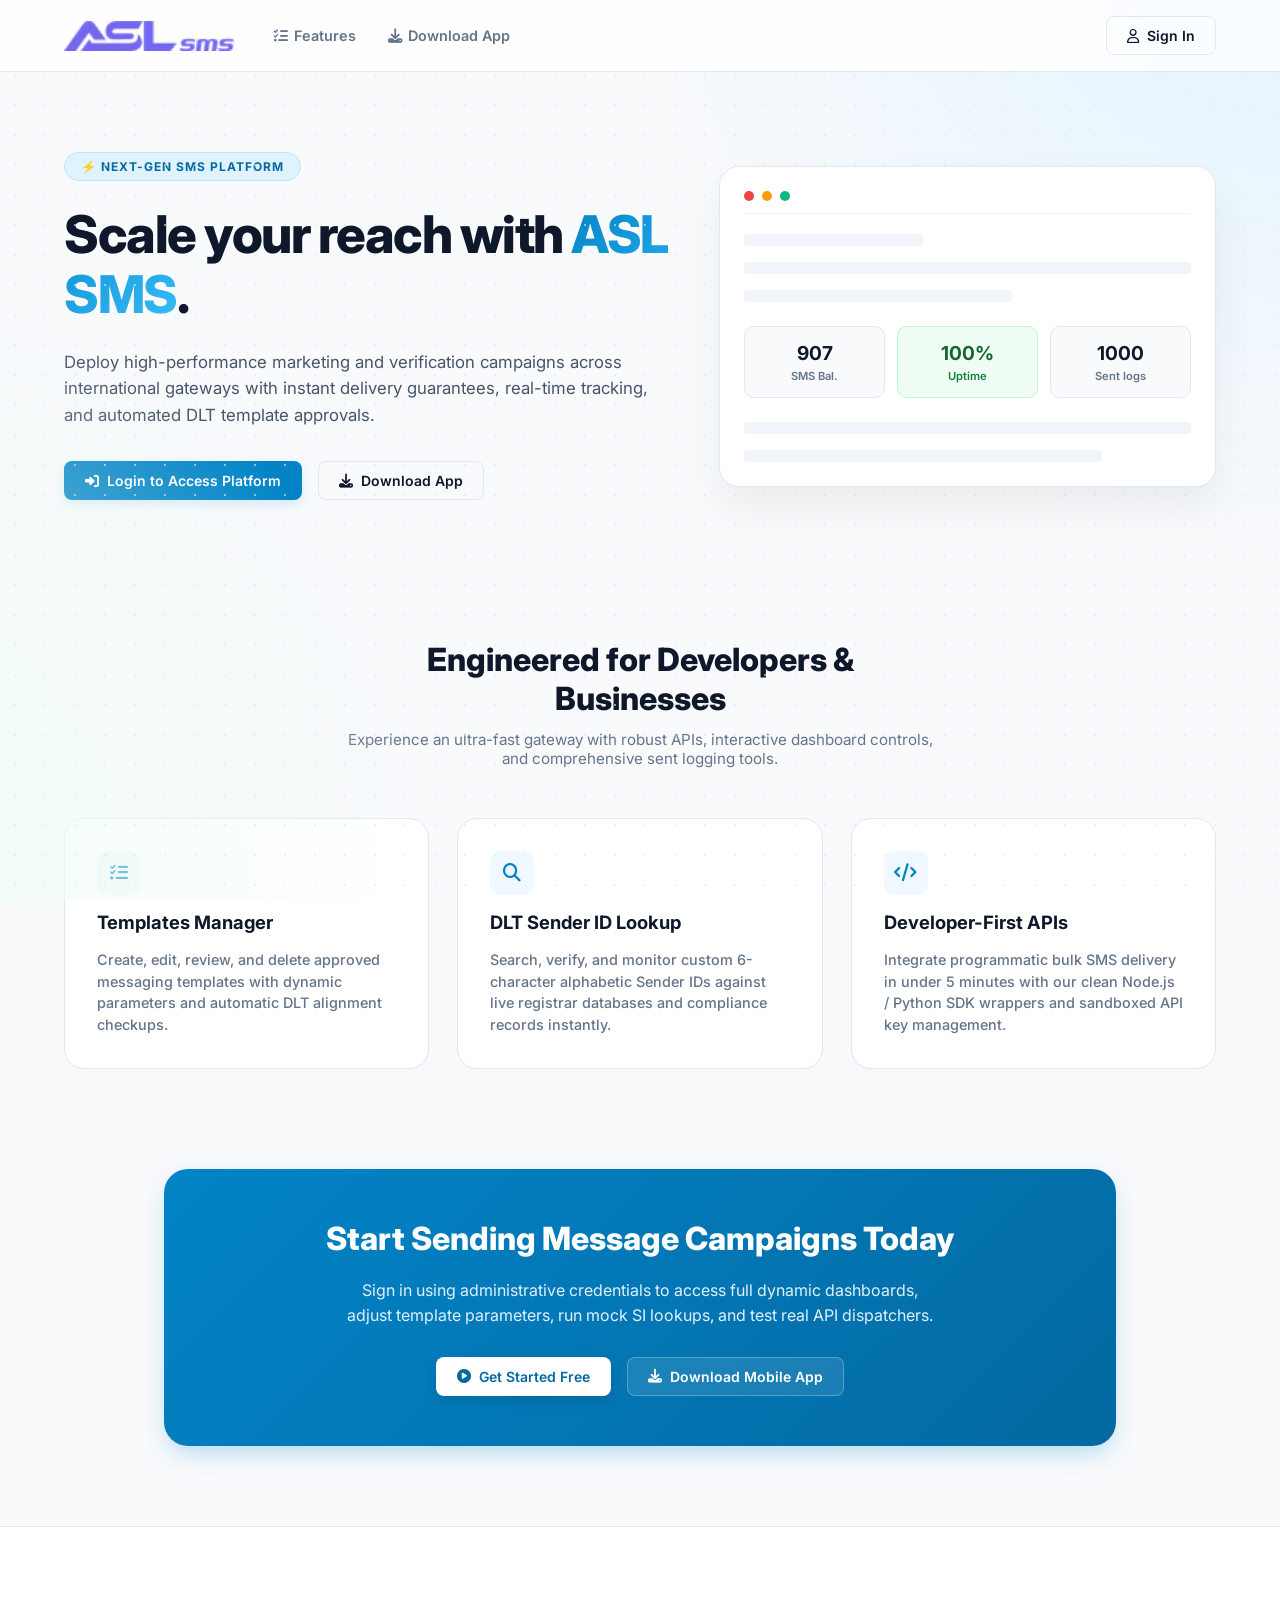
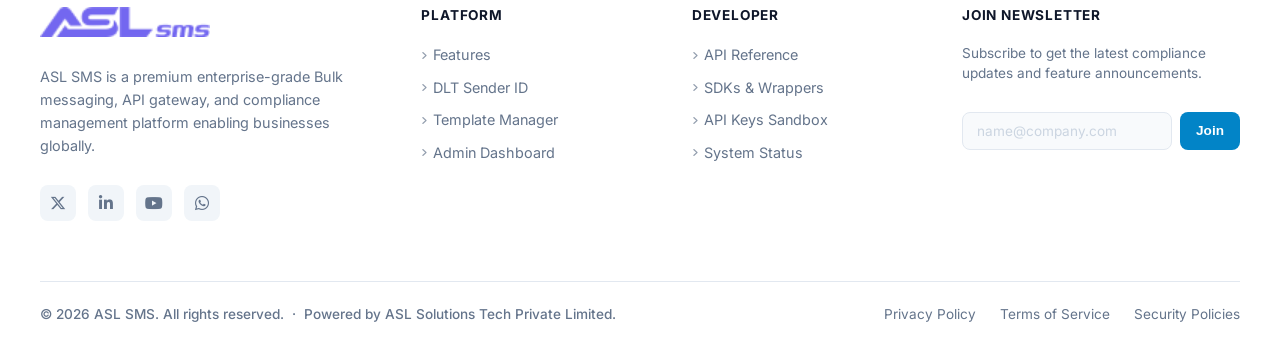
<file: index.html>
<!DOCTYPE html>
<html lang="en">
<head>
  <meta charset="UTF-8">
  <meta http-equiv="X-UA-Compatible" content="IE=edge">
  <meta name="viewport" content="width=device-width, initial-scale=1.0">
  <meta name="description" content="ASL SMS - High-Performance Bulk SMS & Notification Platform">
  <title>ASL SMS | Bulk Messaging Platform</title>
  <!-- Google Fonts: Inter -->
  <link rel="preconnect" href="https://fonts.googleapis.com">
  <link rel="preconnect" href="https://fonts.gstatic.com" crossorigin>
  <link href="https://fonts.googleapis.com/css2?family=Inter:wght@300;400;500;600;700;800&display=swap" rel="stylesheet">
  <!-- Font Awesome -->
  <link rel="stylesheet" href="https://cdnjs.cloudflare.com/ajax/libs/font-awesome/6.4.0/css/all.min.css">
  <!-- Standardized Styles -->
  <link rel="stylesheet" href="assets/css/style.css">
  <style>
    /* ---- Header/Navbar ---- */
    header {
      backdrop-filter: blur(12px);
      background: rgba(255, 255, 255, 0.8);
      border-bottom: 1px solid var(--border);
      position: sticky;
      top: 0;
      z-index: 100;
      transition: all 0.3s ease;
    }

    .nav-container {
      max-width: 1200px;
      margin: 0 auto;
      padding: 16px 24px;
      display: flex;
      align-items: center;
      justify-content: space-between;
      position: relative;
    }

    .logo-wrap {
      display: flex;
      align-items: center;
      text-decoration: none;
      margin-bottom: 0 !important;
    }

    .logo-img {
      height: 30px;
      object-fit: contain;
      margin-bottom: 0 !important;
    }

    .nav-menu {
      display: flex;
      align-items: center;
      justify-content: space-between;
      flex: 1;
      margin-left: 40px;
    }

    .nav-links {
      display: flex;
      align-items: center;
      gap: 32px;
    }

    .nav-link {
      color: var(--text-muted);
      text-decoration: none;
      font-size: 0.9rem;
      font-weight: 600;
      transition: color 0.2s;
    }

    .nav-link:hover {
      color: var(--brand);
    }

    .nav-actions {
      display: flex;
      align-items: center;
      gap: 16px;
    }

    .nav-toggle {
      display: none;
      background: none;
      border: none;
      font-size: 1.4rem;
      color: var(--text-dark);
      cursor: pointer;
      padding: 6px 10px;
      border-radius: 6px;
      transition: all 0.15s ease;
      align-items: center;
      justify-content: center;
    }

    .nav-toggle:hover {
      background: rgba(0, 0, 0, 0.05);
    }

    .btn {
      padding: 10px 20px;
      border-radius: 8px;
      font-size: 0.875rem;
      font-weight: 600;
      text-decoration: none;
      transition: all 0.2s;
      cursor: pointer;
      display: inline-flex;
      align-items: center;
      gap: 8px;
    }

    .btn-text {
      color: var(--text-muted);
    }

    .btn-text:hover {
      color: var(--brand);
    }

    .btn-primary {
      background: var(--brand);
      color: white;
      box-shadow: 0 4px 12px rgba(2, 132, 199, 0.15);
      border: 1px solid transparent;
    }

    .btn-primary:hover {
      background: var(--brand-dark);
      transform: translateY(-1px);
      box-shadow: 0 6px 16px rgba(2, 132, 199, 0.25);
    }

    .btn-outline {
      background: transparent;
      border: 1px solid var(--border);
      color: var(--text);
    }

    .btn-outline:hover {
      background: #f1f5f9;
      border-color: #cbd5e1;
    }

    /* ---- Hero Section ---- */
    .hero {
      max-width: 1200px;
      margin: 0 auto;
      padding: 80px 24px;
      display: grid;
      grid-template-columns: 1.1fr 0.9fr;
      gap: 48px;
      align-items: center;
    }

    .hero-content {
      display: flex;
      flex-direction: column;
      gap: 24px;
    }

    .hero-tag {
      align-self: flex-start;
      background: #e0f2fe;
      border: 1px solid #bae6fd;
      padding: 6px 16px;
      border-radius: 30px;
      font-size: 0.75rem;
      font-weight: 700;
      color: var(--brand-dark);
      text-transform: uppercase;
      letter-spacing: 1px;
    }

    .hero-title {
      font-size: 3.25rem;
      font-weight: 800;
      line-height: 1.15;
      letter-spacing: -1.5px;
      color: var(--text);
    }

    .hero-title span {
      background: linear-gradient(135deg, var(--brand), var(--brand-light));
      -webkit-background-clip: text;
      background-clip: text;
      -webkit-text-fill-color: transparent;
    }

    .hero-desc {
      font-size: 1.05rem;
      line-height: 1.6;
      color: #475569;
    }

    .hero-actions {
      display: flex;
      align-items: center;
      gap: 16px;
      margin-top: 8px;
    }

    /* Floating dashboard mockup */
    .hero-visual {
      position: relative;
      display: flex;
      justify-content: center;
      align-items: center;
    }

    .mockup-card {
      width: 100%;
      background: var(--bg-card);
      border: 1px solid var(--border);
      border-radius: 20px;
      padding: 24px;
      box-shadow: 0 20px 40px rgba(0,0,0,0.06), 0 1px 3px rgba(0,0,0,0.02);
      position: relative;
      animation: float 6s ease-in-out infinite;
    }

    @keyframes float {
      0%, 100% { transform: translateY(0); }
      50% { transform: translateY(-10px); }
    }

    .mockup-header {
      display: flex;
      align-items: center;
      gap: 8px;
      margin-bottom: 20px;
      padding-bottom: 12px;
      border-bottom: 1px solid #f1f5f9;
    }

    .mockup-dot {
      width: 10px;
      height: 10px;
      border-radius: 50%;
    }

    .mockup-dot.red { background-color: #ef4444; }
    .mockup-dot.yellow { background-color: #f59e0b; }
    .mockup-dot.green { background-color: #10b981; }

    .mockup-body {
      display: flex;
      flex-direction: column;
      gap: 16px;
    }

    .mockup-bar {
      height: 12px;
      background: #f1f5f9;
      border-radius: 4px;
      width: 100%;
    }

    .mockup-bar.short {
      width: 60%;
    }

    .mockup-stats-grid {
      display: grid;
      grid-template-columns: repeat(3, 1fr);
      gap: 12px;
      margin: 8px 0;
    }

    .mockup-stat-box {
      background: #f8fafc;
      border: 1px solid var(--border);
      border-radius: 10px;
      padding: 14px;
      text-align: center;
    }

    .mockup-stat-val {
      font-size: 1.2rem;
      font-weight: 700;
      color: var(--text);
    }

    .mockup-stat-lbl {
      font-size: 0.7rem;
      color: var(--text-muted);
      margin-top: 4px;
      font-weight: 600;
    }

    /* ---- Features Section ---- */
    .features {
      max-width: 1200px;
      margin: 0 auto;
      padding: 60px 24px;
    }

    .section-header {
      text-align: center;
      max-width: 600px;
      margin: 0 auto 50px auto;
      display: flex;
      flex-direction: column;
      gap: 12px;
    }

    .section-title {
      font-size: 2rem;
      font-weight: 800;
      color: var(--text);
    }

    .section-desc {
      font-size: 0.95rem;
      color: var(--text-muted);
    }

    .features-grid {
      display: grid;
      grid-template-columns: repeat(3, 1fr);
      gap: 28px;
    }

    .feature-card {
      background: var(--bg-card);
      border: 1px solid var(--border);
      border-radius: 20px;
      padding: 32px;
      transition: all 0.3s ease;
      display: flex;
      flex-direction: column;
      gap: 16px;
      box-shadow: 0 4px 6px -1px rgba(0,0,0,0.02);
    }

    .feature-card:hover {
      transform: translateY(-4px);
      box-shadow: 0 12px 20px -3px rgba(0,0,0,0.05), 0 4px 6px -2px rgba(0,0,0,0.05);
      border-color: var(--brand-light);
    }

    .feature-icon {
      width: 44px;
      height: 44px;
      border-radius: 10px;
      background: #f0f9ff;
      color: var(--brand);
      display: flex;
      align-items: center;
      justify-content: center;
      font-size: 18px;
    }

    .feature-title {
      font-size: 1.15rem;
      font-weight: 700;
      color: var(--text);
    }

    .feature-desc {
      font-size: 0.9rem;
      line-height: 1.5;
      color: var(--text-muted);
      font-weight: 500;
    }

    /* ---- CTA Section ---- */
    .cta {
      max-width: 1000px;
      margin: 40px auto 80px auto;
      padding: 0 24px;
    }

    .cta-card {
      background: linear-gradient(135deg, #0284c7 0%, #0369a1 100%);
      border-radius: 24px;
      padding: 50px 40px;
      text-align: center;
      position: relative;
      overflow: hidden;
      box-shadow: 0 10px 25px -5px rgba(2, 132, 199, 0.3);
      display: flex;
      flex-direction: column;
      align-items: center;
      gap: 20px;
      color: white;
    }

    .cta-title {
      font-size: 2rem;
      font-weight: 800;
      color: #fff;
    }

    .cta-desc {
      font-size: 1rem;
      color: #e0f2fe;
      max-width: 600px;
      line-height: 1.6;
    }

    .cta-card .btn-outline {
      background: rgba(255,255,255,0.1);
      border-color: rgba(255,255,255,0.25);
      color: white;
    }
    .cta-card .btn-outline:hover {
      background: rgba(255,255,255,0.2);
    }

    .cta-card .btn-primary {
      background: white;
      color: var(--brand-dark);
      box-shadow: 0 4px 12px rgba(0,0,0,0.1);
    }
    .cta-card .btn-primary:hover {
      background: #f8fafc;
      transform: translateY(-1px);
    }

    /* ---- Footer ---- */
    footer {
      background: var(--bg-card);
      border-top: 1px solid var(--border);
      padding: 80px 24px 40px 24px;
      margin-top: 80px;
      position: relative;
      z-index: 10;
    }

    .footer-container {
      max-width: 1200px;
      margin: 0 auto;
      display: grid;
      grid-template-columns: 1.2fr 0.8fr 0.8fr 1fr;
      gap: 48px;
    }

    .footer-col {
      display: flex;
      flex-direction: column;
      gap: 20px;
    }

    .footer-logo-desc {
      font-size: 0.9rem;
      line-height: 1.6;
      color: var(--text-muted);
      margin-top: 8px;
    }

    .footer-socials {
      display: flex;
      gap: 12px;
      margin-top: 8px;
    }

    .footer-social-icon {
      width: 36px;
      height: 36px;
      border-radius: 8px;
      background: #f1f5f9;
      color: var(--text-muted);
      display: flex;
      align-items: center;
      justify-content: center;
      font-size: 16px;
      text-decoration: none;
      transition: all 0.2s ease;
      border: 1px solid transparent;
    }

    .footer-social-icon:hover {
      background: var(--brand);
      color: white;
      transform: translateY(-2px);
      box-shadow: 0 4px 10px var(--brand-glow);
    }

    .footer-title {
      font-size: 0.85rem;
      font-weight: 700;
      text-transform: uppercase;
      letter-spacing: 0.8px;
      color: var(--text);
    }

    .footer-links {
      display: flex;
      flex-direction: column;
      gap: 12px;
      list-style: none;
    }

    .footer-link {
      font-size: 0.9rem;
      color: var(--text-muted);
      text-decoration: none;
      transition: color 0.15s ease, padding-left 0.15s ease;
      display: inline-flex;
      align-items: center;
    }

    .footer-link:hover {
      color: var(--brand);
      padding-left: 4px;
    }

    .footer-newsletter-desc {
      font-size: 0.85rem;
      line-height: 1.5;
      color: var(--text-muted);
    }

    .footer-newsletter-form {
      display: flex;
      gap: 8px;
      margin-top: 8px;
    }

    .footer-newsletter-form input {
      flex: 1;
      padding: 10px 14px;
      border: 1px solid var(--border);
      border-radius: 8px;
      font-size: 0.85rem;
      outline: none;
      background: #f8fafc;
      transition: all 0.2s;
    }

    .footer-newsletter-form input:focus {
      background: white;
      border-color: var(--brand);
      box-shadow: 0 0 0 3px var(--brand-glow);
    }

    .footer-newsletter-form button {
      padding: 10px 16px;
      background: var(--brand);
      color: white;
      border: none;
      border-radius: 8px;
      cursor: pointer;
      font-size: 0.85rem;
      font-weight: 600;
      transition: all 0.2s;
    }

    .footer-newsletter-form button:hover {
      background: var(--brand-hover);
    }

    /* Footer Bottom copyright */
    .footer-bottom {
      max-width: 1200px;
      margin: 60px auto 0 auto;
      padding-top: 24px;
      border-top: 1px solid var(--border);
      display: flex;
      justify-content: space-between;
      align-items: center;
      flex-wrap: wrap;
      gap: 16px;
    }

    .footer-copyright {
      font-size: 0.85rem;
      color: var(--text-muted);
      font-weight: 500;
    }

    .footer-bottom-links {
      display: flex;
      gap: 24px;
    }

    .footer-bottom-link {
      font-size: 0.85rem;
      color: var(--text-muted);
      text-decoration: none;
      transition: color 0.15s;
    }

    .footer-bottom-link:hover {
      color: var(--brand);
    }

    /* ---- Responsive ---- */
    @media (max-width: 960px) {
      .nav-toggle {
        display: flex; /* Show hamburger button */
      }

      .nav-menu {
        display: none; /* Hide default flex layout */
        flex-direction: column;
        position: absolute;
        top: 100%;
        left: 0;
        right: 0;
        background: #ffffff;
        border-bottom: 1px solid var(--border);
        padding: 24px;
        gap: 24px;
        margin-left: 0;
        box-shadow: 0 10px 15px -3px rgba(0, 0, 0, 0.05);
        align-items: stretch;
        text-align: center;
        z-index: 99;
      }

      .nav-menu.open {
        display: flex; /* Open mobile dropdown! */
      }

      .nav-links {
        flex-direction: column;
        gap: 16px;
      }

      .nav-actions {
        flex-direction: column;
        gap: 12px;
        width: 100%;
      }

      .nav-actions .btn {
        width: 100%;
        justify-content: center;
      }

      .hero {
        grid-template-columns: 1fr;
        padding: 50px 24px;
        text-align: center;
      }
      .hero-tag {
        align-self: center;
      }
      .hero-actions {
        justify-content: center;
      }
      .hero-title {
        font-size: 2.5rem;
      }
      .features-grid {
        grid-template-columns: 1fr;
      }
      .cta-card {
        padding: 40px 24px;
      }
      .footer-container {
        grid-template-columns: 1fr 1fr;
        gap: 40px;
      }
    }

    @media (max-width: 560px) {
      .hero-actions {
        flex-direction: column;
        width: 100%;
        gap: 12px;
      }
      .hero-actions .btn {
        width: 100%;
        justify-content: center;
      }
      footer {
        padding: 60px 20px 30px 20px;
        margin-top: 60px;
      }
      .footer-container {
        grid-template-columns: 1fr 1fr; /* Keep 2 side-by-side columns! */
        gap: 32px;
      }
      .footer-container .footer-col:first-child {
        grid-column: span 2; /* Brand spans full width */
      }
      .footer-container .footer-col:last-child {
        grid-column: span 2; /* Newsletter spans full width */
      }
      .footer-bottom {
        flex-direction: column;
        align-items: center;
        text-align: center;
        margin-top: 40px;
        gap: 16px;
      }
      .footer-copyright {
        display: flex;
        flex-direction: column;
        gap: 6px;
        text-align: center;
      }
      .copyright-separator {
        display: none; /* Hide dot separator on mobile */
      }
      .footer-bottom-links {
        justify-content: center;
        flex-wrap: wrap;
        gap: 16px;
      }
    }
  </style>
</head>
<body>

  <div class="bg-decor"></div>
  <div class="bg-grid"></div>

  <!-- NAVBAR -->
  <header>
    <div class="nav-container">
      <a href="index.html" class="logo-wrap">
        <img class="logo-img" src="assets/img/logo/logo.png" alt="ASL SMS Logo">
      </a>

      <!-- Hamburger mobile button -->
      <button class="nav-toggle" id="navToggleBtn" onclick="toggleMobileNav(event)" aria-label="Toggle Navigation">
        <i class="fa-solid fa-bars" id="navToggleIcon"></i>
      </button>

      <!-- Main Navigation Menu (Flex wrappers) -->
      <div class="nav-menu" id="navMenu">
        <div class="nav-links">
          <a href="#features" class="nav-link" onclick="closeMobileNav()"><i class="fa-solid fa-list-check" style="margin-right: 6px;"></i>Features</a>
          <a href="#" class="nav-link" onclick="triggerAppDownload(event); closeMobileNav();"><i class="fa-solid fa-download" style="margin-right: 6px;"></i>Download App</a>
        </div>

        <div class="nav-actions">
          <a href="login.html" class="btn btn-outline" id="signInBtn"><i class="fa-regular fa-user"></i>Sign In</a>
          <a href="dashboard.html" class="btn btn-primary" id="launchBtn" style="display: none;"><i class="fa-solid fa-chart-simple"></i>Go to Dashboard</a>
        </div>
      </div>
    </div>
  </header>

  <!-- HERO SECTION -->
  <section class="hero">
    <div class="hero-content">
      <span class="hero-tag">⚡ Next-Gen SMS Platform</span>
      <h1 class="hero-title">Scale your reach with <span>ASL SMS</span>.</h1>
      <p class="hero-desc">Deploy high-performance marketing and verification campaigns across international gateways with instant delivery guarantees, real-time tracking, and automated DLT template approvals.</p>
      
      <div class="hero-actions">
        <a href="login.html" class="btn btn-primary" id="heroPrimaryBtn"><i class="fa-solid fa-right-to-bracket"></i>Login to Access Platform</a>
        <a href="#" class="btn btn-outline" onclick="triggerAppDownload(event)"><i class="fa-solid fa-download"></i>Download App</a>
      </div>
    </div>

    <div class="hero-visual">
      <div class="mockup-card">
        <div class="mockup-header">
          <span class="mockup-dot red"></span>
          <span class="mockup-dot yellow"></span>
          <span class="mockup-dot green"></span>
        </div>
        <div class="mockup-body">
          <div class="mockup-bar" style="width: 40%"></div>
          <div class="mockup-bar"></div>
          <div class="mockup-bar short"></div>
          
          <div class="mockup-stats-grid">
            <div class="mockup-stat-box">
              <div class="mockup-stat-val">907</div>
              <div class="mockup-stat-lbl">SMS Bal.</div>
            </div>
            <div class="mockup-stat-box" style="background: #f0fdf4; border-color: #bbf7d0;">
              <div class="mockup-stat-val" style="color: #166534;">100%</div>
              <div class="mockup-stat-lbl" style="color: #15803d;">Uptime</div>
            </div>
            <div class="mockup-stat-box">
              <div class="mockup-stat-val">1000</div>
              <div class="mockup-stat-lbl">Sent logs</div>
            </div>
          </div>

          <div class="mockup-bar"></div>
          <div class="mockup-bar" style="width: 80%;"></div>
        </div>
      </div>
    </div>
  </section>

  <!-- FEATURES -->
  <section class="features" id="features">
    <div class="section-header">
      <h2 class="section-title">Engineered for Developers & Businesses</h2>
      <p class="section-desc">Experience an ultra-fast gateway with robust APIs, interactive dashboard controls, and comprehensive sent logging tools.</p>
    </div>

    <div class="features-grid">
      <!-- Card 1 -->
      <div class="feature-card">
        <div class="feature-icon">
          <i class="fa-solid fa-list-check"></i>
        </div>
        <h3 class="feature-title">Templates Manager</h3>
        <p class="feature-desc">Create, edit, review, and delete approved messaging templates with dynamic parameters and automatic DLT alignment checkups.</p>
      </div>

      <!-- Card 2 -->
      <div class="feature-card">
        <div class="feature-icon">
          <i class="fa-solid fa-magnifying-glass"></i>
        </div>
        <h3 class="feature-title">DLT Sender ID Lookup</h3>
        <p class="feature-desc">Search, verify, and monitor custom 6-character alphabetic Sender IDs against live registrar databases and compliance records instantly.</p>
      </div>

      <!-- Card 3 -->
      <div class="feature-card">
        <div class="feature-icon">
          <i class="fa-solid fa-code"></i>
        </div>
        <h3 class="feature-title">Developer-First APIs</h3>
        <p class="feature-desc">Integrate programmatic bulk SMS delivery in under 5 minutes with our clean Node.js / Python SDK wrappers and sandboxed API key management.</p>
      </div>
    </div>
  </section>

  <!-- CTA -->
  <section class="cta">
    <div class="cta-card">
      <h2 class="cta-title">Start Sending Message Campaigns Today</h2>
      <p class="cta-desc">Sign in using administrative credentials to access full dynamic dashboards, adjust template parameters, run mock SI lookups, and test real API dispatchers.</p>
      
      <div class="hero-actions">
        <a href="login.html" class="btn btn-primary" id="ctaPrimaryBtn"><i class="fa-solid fa-circle-play"></i>Get Started Free</a>
        <a href="#" class="btn btn-outline" onclick="triggerAppDownload(event)"><i class="fa-solid fa-download"></i>Download Mobile App</a>
      </div>
    </div>
  </section>

  <!-- FOOTER -->
  <footer>
    <div class="footer-container">
      <!-- Col 1: Brand & Logo -->
      <div class="footer-col">
        <a href="index.html" class="logo-wrap" style="text-align: left; margin-bottom: 0;">
          <img class="logo-img" src="assets/img/logo/logo.png" alt="ASL SMS Logo">
        </a>
        <p class="footer-logo-desc">ASL SMS is a premium enterprise-grade Bulk messaging, API gateway, and compliance management platform enabling businesses globally.</p>
        <div class="footer-socials">
          <a href="#" class="footer-social-icon" aria-label="X"><i class="fa-brands fa-x-twitter"></i></a>
          <a href="#" class="footer-social-icon" aria-label="LinkedIn"><i class="fa-brands fa-linkedin-in"></i></a>
          <a href="#" class="footer-social-icon" aria-label="Github"><i class="fa-brands fa-youtube"></i></a>
          <a href="#" class="footer-social-icon" aria-label="Status"><i class="fa-brands fa-whatsapp"></i></a>
        </div>
      </div>

      <!-- Col 2: Platform Features -->
      <div class="footer-col">
        <h4 class="footer-title">Platform</h4>
        <ul class="footer-links">
          <li><a href="#features" class="footer-link"><i class="fa-solid fa-angle-right" style="font-size: 10px; margin-right: 6px; opacity: 0.7;"></i>Features</a></li>
          <li><a href="login.html" class="footer-link"><i class="fa-solid fa-angle-right" style="font-size: 10px; margin-right: 6px; opacity: 0.7;"></i>DLT Sender ID</a></li>
          <li><a href="login.html" class="footer-link"><i class="fa-solid fa-angle-right" style="font-size: 10px; margin-right: 6px; opacity: 0.7;"></i>Template Manager</a></li>
          <li><a href="dashboard.html" class="footer-link"><i class="fa-solid fa-angle-right" style="font-size: 10px; margin-right: 6px; opacity: 0.7;"></i>Admin Dashboard</a></li>
        </ul>
      </div>

      <!-- Col 3: Support & Resources -->
      <div class="footer-col">
        <h4 class="footer-title">Developer</h4>
        <ul class="footer-links">
          <li><a href="login.html" class="footer-link"><i class="fa-solid fa-angle-right" style="font-size: 10px; margin-right: 6px; opacity: 0.7;"></i>API Reference</a></li>
          <li><a href="login.html" class="footer-link"><i class="fa-solid fa-angle-right" style="font-size: 10px; margin-right: 6px; opacity: 0.7;"></i>SDKs & Wrappers</a></li>
          <li><a href="login.html" class="footer-link"><i class="fa-solid fa-angle-right" style="font-size: 10px; margin-right: 6px; opacity: 0.7;"></i>API Keys Sandbox</a></li>
          <li><a href="#" class="footer-link"><i class="fa-solid fa-angle-right" style="font-size: 10px; margin-right: 6px; opacity: 0.7;"></i>System Status</a></li>
        </ul>
      </div>

      <!-- Col 4: Newsletter -->
      <div class="footer-col">
        <h4 class="footer-title">Join Newsletter</h4>
        <p class="footer-newsletter-desc">Subscribe to get the latest compliance updates and feature announcements.</p>
        <form class="footer-newsletter-form" onsubmit="event.preventDefault(); showToast('🎉 Subscribed successfully!');">
          <input type="email" placeholder="name@company.com" required>
          <button type="submit">Join</button>
        </form>
      </div>
    </div>

    <!-- Footer Bottom copyright -->
    <div class="footer-bottom">
      <div class="footer-copyright">
        <span class="copyright-rights">© 2026 ASL SMS. All rights reserved.</span>
        <span class="copyright-separator">&nbsp;·&nbsp;</span>
        <span class="copyright-powered">Powered by <a href="#" class="footer-bottom-link">ASL Solutions Tech Private Limited.</a></span>
      </div>
      <div class="footer-bottom-links">
        <a href="#" class="footer-bottom-link">Privacy Policy</a>
        <a href="#" class="footer-bottom-link">Terms of Service</a>
        <a href="#" class="footer-bottom-link">Security Policies</a>
      </div>
    </div>
  </footer>

  <!-- Core Utilities -->
  <script src="assets/js/index.js"></script>
  <script>
    // Download App handler with premium micro-toasts
    function triggerAppDownload(e) {
      if (e) e.preventDefault();
      showToast('📥 ASL SMS App download started automatically...');
      setTimeout(() => {
        showToast('🎉 ASL_SMS_Setup.exe successfully downloaded! Open to install.');
      }, 1500);
    }

    // Mobile navigation drawer toggle and click handlers
    function toggleMobileNav(e) {
      if (e) e.stopPropagation();
      const menu = document.getElementById('navMenu');
      const icon = document.getElementById('navToggleIcon');
      if (!menu || !icon) return;

      menu.classList.toggle('open');
      const isOpen = menu.classList.contains('open');
      icon.className = isOpen ? 'fa-solid fa-xmark' : 'fa-solid fa-bars';
    }

    function closeMobileNav() {
      const menu = document.getElementById('navMenu');
      const icon = document.getElementById('navToggleIcon');
      if (menu && menu.classList.contains('open')) {
        menu.classList.remove('open');
        if (icon) icon.className = 'fa-solid fa-bars';
      }
    }

    // Close mobile nav when clicking outside the navbar
    document.addEventListener('click', (e) => {
      const header = document.querySelector('header');
      if (header && !header.contains(e.target)) {
        closeMobileNav();
      }
    });

    // Dynamic session and button layout routing
    document.addEventListener('DOMContentLoaded', () => {
      const userData = sessionStorage.getItem('asl_user');
      
      const signInBtn = document.getElementById('signInBtn');
      const launchBtn = document.getElementById('launchBtn');
      
      const heroPrimaryBtn = document.getElementById('heroPrimaryBtn');
      const ctaPrimaryBtn = document.getElementById('ctaPrimaryBtn');

      if (userData) {
        // User is logged in: Route all actions straight to dashboard
        if (signInBtn) signInBtn.style.display = 'none';
        
        if (launchBtn) {
          launchBtn.style.display = 'inline-flex';
        }
        
        if (heroPrimaryBtn) {
          heroPrimaryBtn.innerHTML = '<i class="fa-solid fa-chart-simple"></i>Go to Dashboard';
          heroPrimaryBtn.href = 'dashboard.html';
        }
        
        if (ctaPrimaryBtn) {
          ctaPrimaryBtn.innerHTML = '<i class="fa-solid fa-chart-simple"></i>Go to Dashboard';
          ctaPrimaryBtn.href = 'dashboard.html';
        }
      } else {
        // User is not logged in: Clean flow to portal
        if (signInBtn) signInBtn.style.display = 'inline-flex';
        if (launchBtn) launchBtn.style.display = 'none';
      }
    });
  </script>

</body>
</html>
</file>
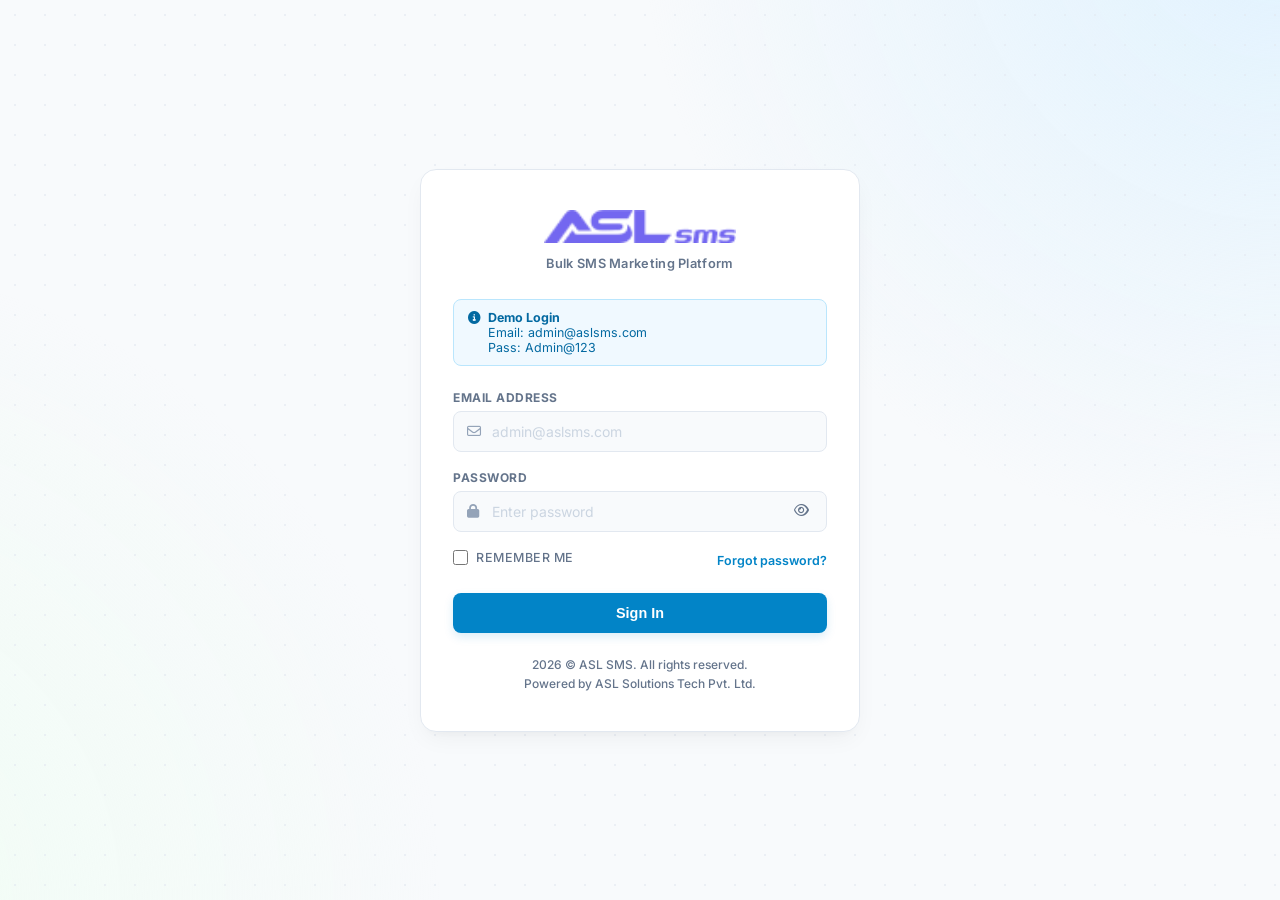
<file: api-keys.html>
<!DOCTYPE html>
<html lang="en">
<head>
  <meta charset="UTF-8">
  <meta http-equiv="X-UA-Compatible" content="IE=edge">
  <meta name="viewport" content="width=device-width, initial-scale=1.0">
  <meta name="description" content="ASL SMS - Developer API Keys">
  <title>API Keys | ASL SMS</title>
  <!-- Google Fonts: Inter -->
  <link rel="preconnect" href="https://fonts.googleapis.com">
  <link rel="preconnect" href="https://fonts.gstatic.com" crossorigin>
  <link href="https://fonts.googleapis.com/css2?family=Inter:wght@300;400;500;600;700;800&display=swap" rel="stylesheet">
  <!-- Font Awesome -->
  <link rel="stylesheet" href="https://cdnjs.cloudflare.com/ajax/libs/font-awesome/6.4.0/css/all.min.css">
  <!-- Styles -->
  <link rel="stylesheet" href="assets/css/style.css">
  <link rel="stylesheet" href="assets/css/dashboard.css">
</head>
<body>
  <div class="bg-decor"></div>
  <div class="bg-grid"></div>

  <!-- SIDEBAR -->
  <aside id="sidebar">
    <div class="logo-container">
      <a href="index.html" style="display: block;">
        <img class="logo-img" src="assets/img/logo/logo.png" alt="ASL SMS">
      </a>
    </div>

    <div class="sidebar-menu">
      <div class="menu-group">
        <a href="dashboard.html" class="menu-item">
          <div class="menu-item-left">
            <i class="fa-solid fa-chart-simple"></i>
            <span>Dashboard</span>
          </div>
        </a>
      </div>

      <div>
        <div class="menu-section-label">Manage & Items</div>
        <div class="menu-group">
          <!-- Expandable Manage Items -->
          <div class="menu-item" onclick="toggleSubmenu()" id="manageTrigger">
            <div class="menu-item-left">
              <i class="fa-solid fa-folder-open"></i>
              <span>Manage Items</span>
            </div>
            <i class="fa-solid fa-chevron-down" id="submenuArrow" style="font-size: 11px;"></i>
          </div>
          <div class="submenu-list" id="submenuList">
            <a href="sender-ids.html" class="submenu-item" id="subitem-sender">
              <i class="fa-solid fa-circle" style="font-size: 6px; margin-right: 4px;"></i>Manage Sender Ids
            </a>
            <a href="templates.html" class="submenu-item" id="subitem-templates">
              <i class="fa-solid fa-circle" style="font-size: 6px; margin-right: 4px;"></i>Manage Templates
            </a>
          </div>
        </div>
      </div>

      <div>
        <div class="menu-section-label">Report</div>
        <div class="menu-group">
          <a href="sent-items.html" class="menu-item">
            <div class="menu-item-left">
              <i class="fa-solid fa-paper-plane"></i>
              <span>Sent Items</span>
            </div>
          </a>
          <a href="si-lookup.html" class="menu-item">
            <div class="menu-item-left">
              <i class="fa-solid fa-magnifying-glass"></i>
              <span>Si Lookup</span>
            </div>
          </a>
        </div>
      </div>

      <div>
        <div class="menu-section-label">Developer</div>
        <div class="menu-group">
          <!-- Expandable Developer Trigger -->
          <div class="menu-item" onclick="toggleDevSubmenu()" id="devTrigger">
            <div class="menu-item-left">
              <i class="fa-solid fa-code"></i>
              <span>Developer</span>
            </div>
            <i class="fa-solid fa-chevron-down" id="devSubmenuArrow" style="font-size: 11px;"></i>
          </div>
          <div class="submenu-list" id="devSubmenuList">
            <a href="api-keys.html" class="submenu-item active" id="subitem-apikeys">
              <i class="fa-solid fa-circle" style="font-size: 6px; margin-right: 4px;"></i>Api Keys
            </a>
            <a href="docs.html" class="submenu-item" id="subitem-docs">
              <i class="fa-solid fa-circle" style="font-size: 6px; margin-right: 4px;"></i>Documentation
            </a>
          </div>
        </div>
      </div>
    </div>
  </aside>

  <!-- MAIN WRAPPER -->
  <div class="main-wrapper">
    <!-- HEADER -->
    <header>
      <div class="header-left">
        <button class="menu-toggle" onclick="toggleSidebar()">
          <i class="fa-solid fa-bars" style="font-size: 16px;"></i>
        </button>
        <div class="search-bar">
          <i class="fa-solid fa-magnifying-glass search-icon"></i>
          <input type="text" placeholder="Search (Ctrl+/)">
        </div>
      </div>

      <div class="header-right">
        <!-- balance -->
        <div class="balance-badge">
          <i class="fa-solid fa-wallet"></i>
          <span id="header-balance">907.96 SMS</span>
          <button class="balance-add-btn" onclick="addBalance()" title="Add Balance">+</button>
        </div>

        <!-- PROFILE DROPDOWN CONTAINER -->
        <div class="profile-container">
          <div class="profile-trigger" id="profileTrigger" onclick="toggleDropdown(event)">
            <div class="profile-avatar-wrap">
              <img class="profile-avatar" src="assets/img/avatars/1.jpg" alt="Avatar">
              <span class="profile-status"></span>
            </div>
            <i class="fa-solid fa-chevron-down" style="font-size: 10px; color: #64748b; margin-left: 2px;"></i>
          </div>

          <!-- Dropdown Panel -->
          <div class="dropdown-panel" id="profileDropdown">
            <div class="dropdown-header">
              <div class="dropdown-name" id="dropdown-username">Admin User</div>
              <div class="dropdown-status-row">
                <span class="dropdown-status-dot"></span>
                <span>Active</span>
              </div>
              <div class="dropdown-badge" id="dropdown-userrole">Admin</div>
            </div>
            <div class="dropdown-list">
              <a href="api-keys.html" class="dropdown-link">
                <i class="fa-solid fa-gear"></i>
                <span>Settings</span>
              </a>
              <a class="dropdown-link logout-btn" onclick="handleLogout()">
                <i class="fa-solid fa-right-from-bracket"></i>
                <span>Log Out</span>
              </a>
            </div>
          </div>
        </div>
      </div>
    </header>

    <!-- CONTENT -->
    <div class="page-content" id="view-container">
      <div class="view-title-container">
        <h2 class="view-title">API Credentials Manager</h2>
        <p class="view-subtitle">Retrieve, toggle, copy, and rotate secure keys to connect your gateway system with our SOAP/REST endpoints.</p>
      </div>

      <div class="api-card">
        <div class="api-keys-grid">
          <!-- Client ID -->
          <div class="api-key-box">
            <div class="api-key-header">
              <span class="api-key-label">Account Client ID</span>
              <span class="api-key-badge live">Live</span>
            </div>
            <div class="api-key-input-row">
              <input type="text" id="apiClientId" value="client_asl_live_9430184" readonly>
              <button class="api-key-action-btn" onclick="copyKey('apiClientId')" title="Copy Client ID">
                <i class="fa-solid fa-copy"></i>
              </button>
            </div>
          </div>

          <!-- Secret Key -->
          <div class="api-key-box">
            <div class="api-key-header">
              <span class="api-key-label">API Client Secret</span>
              <span class="api-key-badge live">Live</span>
            </div>
            <div class="api-key-input-row">
              <input type="password" id="apiSecretKey" value="sk_live_2948194819481048184819" readonly>
              <button class="api-key-action-btn" onclick="toggleSecretVisibility()" id="toggleSecretBtn" title="Show Secret">
                <i class="fa-solid fa-eye" id="secretEyeIcon"></i>
              </button>
              <button class="api-key-action-btn" onclick="copyKey('apiSecretKey')" title="Copy Secret">
                <i class="fa-solid fa-copy"></i>
              </button>
            </div>
          </div>
        </div>

        <div class="api-warning-row">
          <i class="fa-solid fa-triangle-exclamation" style="font-size: 16px;"></i>
          <span><strong>Do not share these keys:</strong> Anyone with access to these credentials can dispatch bulk SMS campaigns drawing directly from your financial wallet balance.</span>
        </div>

        <div class="api-card-footer">
          <button class="btn-rotate" onclick="rotateSecretCredentials()">
            <i class="fa-solid fa-arrows-rotate"></i><span>Rotate Credentials</span>
          </button>
        </div>
      </div>
    </div>
  </div>

  <!-- TOAST -->
  <div class="toast" id="toast">Notification</div>

  <!-- SCRIPTS -->
  <script src="assets/js/index.js"></script>
  <script>
    const user = checkSession();
    if (user) {
      document.getElementById('dropdown-username').textContent = user.name || 'Admin User';
      document.getElementById('dropdown-userrole').textContent = user.role === 'Administrator' ? 'Admin' : (user.role || 'Admin');
      document.getElementById('header-balance').textContent = parseFloat(user.balance || 907.96).toFixed(2) + ' SMS';
    }

    if (!localStorage.getItem('asl_client_id')) {
      localStorage.setItem('asl_client_id', 'client_asl_live_9430184');
      localStorage.setItem('asl_client_secret', 'sk_live_2948194819481048184819');
    }

    // Populate saved keys
    document.getElementById('apiClientId').value = localStorage.getItem('asl_client_id');
    document.getElementById('apiSecretKey').value = localStorage.getItem('asl_client_secret');

    function toggleSecretVisibility() {
      const field = document.getElementById('apiSecretKey');
      const icon = document.getElementById('secretEyeIcon');
      const btn = document.getElementById('toggleSecretBtn');

      if (field.type === "password") {
        field.type = "text";
        icon.className = "fa-solid fa-eye-slash";
        btn.title = "Hide Secret";
      } else {
        field.type = "password";
        icon.className = "fa-solid fa-eye";
        btn.title = "Show Secret";
      }
    }

    function copyKey(elementId) {
      const field = document.getElementById(elementId);
      field.select();
      field.setSelectionRange(0, 99999); // For mobile devices
      
      navigator.clipboard.writeText(field.value).then(() => {
        showToast("📋 Copied to Clipboard Successfully!");
      }).catch(err => {
        showToast("⚠️ Clipboard copying failed!");
      });
    }

    function rotateSecretCredentials() {
      if (confirm("⚠️ WARNING: Rotating credentials will instantly revoke access for the current Client Secret. Are you sure you want to proceed?")) {
        const newClientId = 'client_asl_live_' + Math.floor(1000000 + Math.random() * 9000000);
        const newSecret = 'sk_live_' + Array.from({length: 24}, () => Math.floor(Math.random() * 10)).join('');

        localStorage.setItem('asl_client_id', newClientId);
        localStorage.setItem('asl_client_secret', newSecret);

        document.getElementById('apiClientId').value = newClientId;
        document.getElementById('apiSecretKey').value = newSecret;

        // Reset visibility to password mask
        const field = document.getElementById('apiSecretKey');
        field.type = "password";
        document.getElementById('secretEyeIcon').className = "fa-solid fa-eye";
        document.getElementById('toggleSecretBtn').title = "Show Secret";

        showToast("🔄 Credentials rotated & updated successfully!");
      }
    }
  </script>
</body>
</html>
</file>
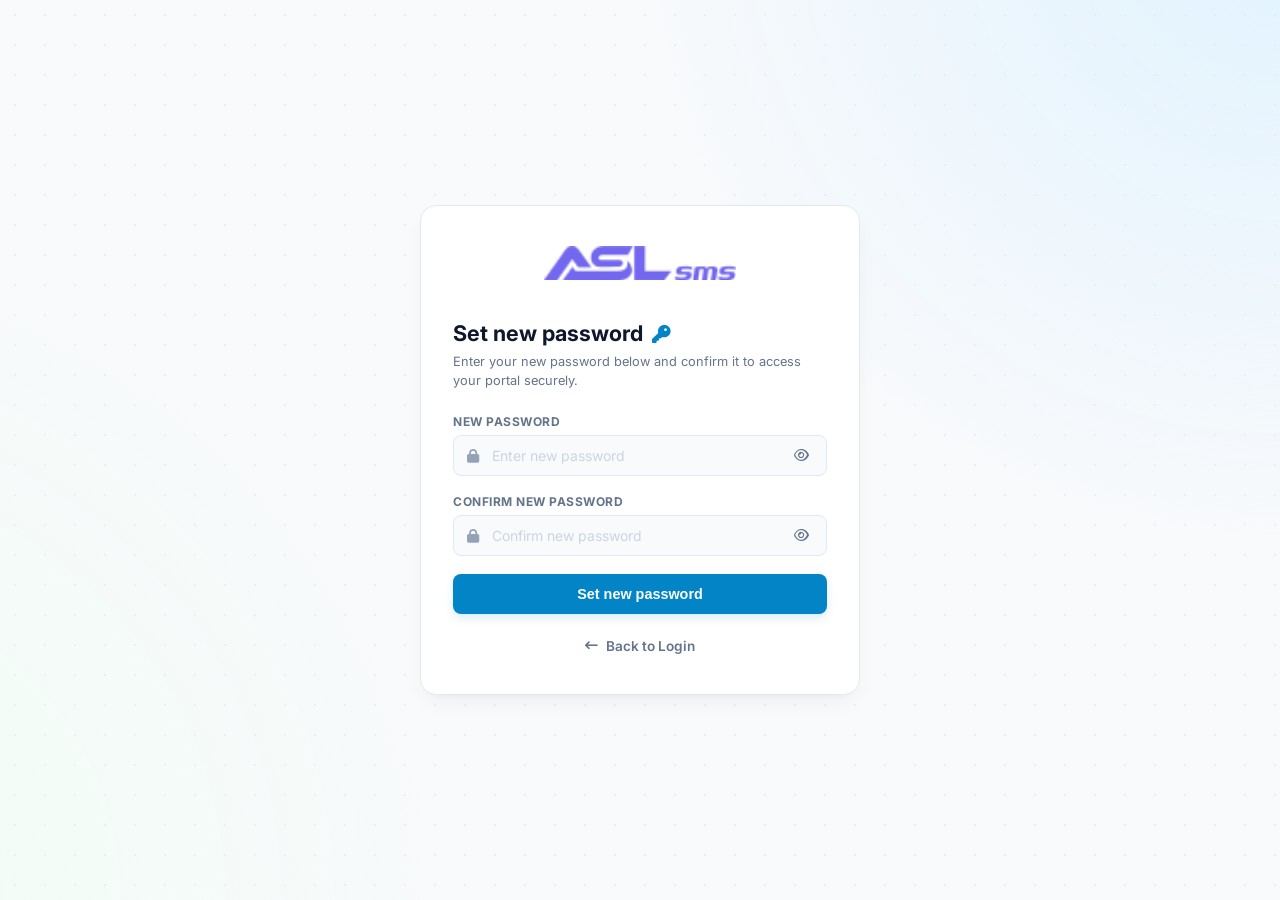
<file: change-password.html>
<!DOCTYPE html>
<html lang="en">
<head>
  <meta charset="UTF-8">
  <meta http-equiv="X-UA-Compatible" content="IE=edge">
  <meta name="viewport" content="width=device-width, initial-scale=1.0">
  <meta name="description" content="Change Password | ASL SMS">
  <title>Change Password | ASL SMS</title>
  <link rel="preconnect" href="https://fonts.googleapis.com">
  <link rel="preconnect" href="https://fonts.gstatic.com" crossorigin>
  <link href="https://fonts.googleapis.com/css2?family=Inter:wght@300;400;500;600;700;800&display=swap" rel="stylesheet">
  <!-- Font Awesome -->  <link rel="stylesheet" href="https://cdnjs.cloudflare.com/ajax/libs/font-awesome/6.4.0/css/all.min.css">
  <!-- Standardized Styles -->
  <link rel="stylesheet" href="assets/css/style.css">
</head>
<body class="auth-body">
  <div class="bg-decor"></div>
  <div class="bg-grid"></div>

  <div class="change-card">
    <div class="logo-wrap">
      <img class="logo-img" src="assets/img/logo/logo.png" alt="ASL SMS Logo">
    </div>

    <h1 class="card-title">Set new password <i class="fa-solid fa-key" style="color: var(--brand); margin-left: 4px; font-size: 1.15rem;"></i></h1>
    <p class="card-desc">Enter your new password below and confirm it to access your portal securely.</p>

    <div class="error-msg" id="errorBox">
      <i class="fa-solid fa-circle-exclamation"></i> <span id="errorText">Passwords do not match.</span>
    </div>

    <form id="changeForm">
      <div class="form-group">
        <label for="new-password">New password</label>
        <div class="input-wrap">
          <i class="fa-solid fa-lock input-icon"></i>
          <input type="password" id="new-password" placeholder="Enter new password" required>
          <button type="button" class="eye-btn" onclick="togglePasswordVisibility('new-password', 'eye1')">
            <i class="fa-regular fa-eye" id="eye1"></i>
          </button>
        </div>
      </div>

      <div class="form-group">
        <label for="confirm-password">Confirm new password</label>
        <div class="input-wrap">
          <i class="fa-solid fa-lock input-icon"></i>
          <input type="password" id="confirm-password" placeholder="Confirm new password" required>
          <button type="button" class="eye-btn" onclick="togglePasswordVisibility('confirm-password', 'eye2')">
            <i class="fa-regular fa-eye" id="eye2"></i>
          </button>
        </div>
      </div>

      <button type="submit" class="btn-submit">Set new password</button>
    </form>

    <a href="login.html" class="back-link"><i class="fa-solid fa-arrow-left-long"></i>Back to Login</a>
  </div>

  <!-- Core Utilities -->
  <script src="assets/js/index.js"></script>
  <script>
    document.getElementById('changeForm').addEventListener('submit', (e) => {
      e.preventDefault();
      const p1 = document.getElementById('new-password').value;
      const p2 = document.getElementById('confirm-password').value;
      const errorBox = document.getElementById('errorBox');
      const errorText = document.getElementById('errorText');

      errorBox.style.display = 'none';

      if (p1.length < 6) {
        errorText.textContent = "Password must be at least 6 characters long.";
        errorBox.style.display = 'block';
        return;
      }

      if (p1 !== p2) {
        errorText.textContent = "Passwords do not match.";
        errorBox.style.display = 'block';
        return;
      }

      // Success redirect to password-changed.html
      window.location.href = 'password-changed.html';
    });
  </script>
</body>
</html>
</file>
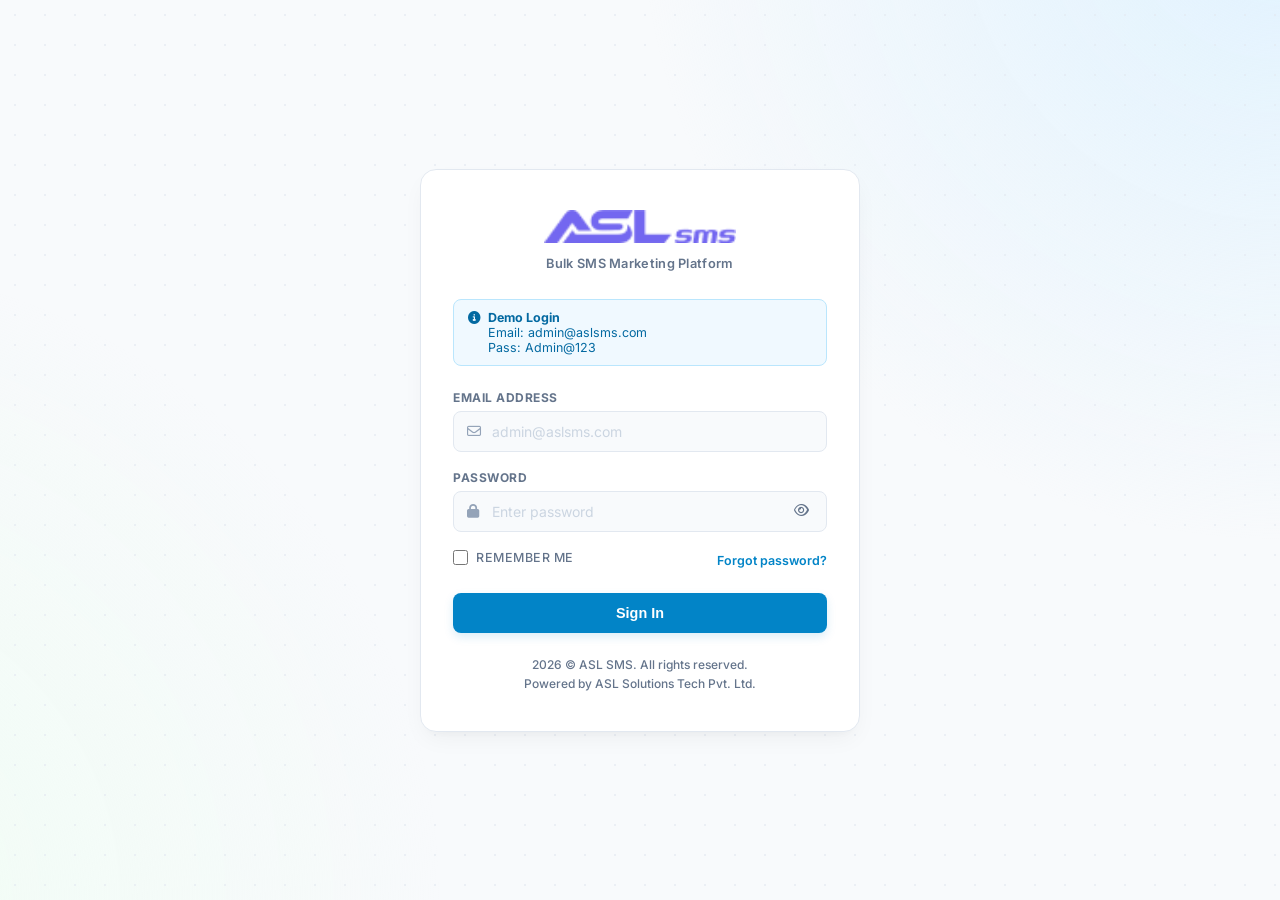
<file: dashboard.html>
<!DOCTYPE html>
<html lang="en">
<head>
  <meta charset="UTF-8">
  <meta http-equiv="X-UA-Compatible" content="IE=edge">
  <meta name="viewport" content="width=device-width, initial-scale=1.0">
  <meta name="description" content="ASL SMS - Premium Dashboard">
  <title>Dashboard | ASL SMS</title>
  <!-- Google Fonts: Inter -->
  <link rel="preconnect" href="https://fonts.googleapis.com">
  <link rel="preconnect" href="https://fonts.gstatic.com" crossorigin>
  <link href="https://fonts.googleapis.com/css2?family=Inter:wght@300;400;500;600;700;800&display=swap" rel="stylesheet">
  <!-- Font Awesome -->
  <link rel="stylesheet" href="https://cdnjs.cloudflare.com/ajax/libs/font-awesome/6.4.0/css/all.min.css">
  <!-- Styles -->
  <link rel="stylesheet" href="assets/css/style.css">
  <link rel="stylesheet" href="assets/css/dashboard.css">
</head>
<body>
  <div class="bg-decor"></div>
  <div class="bg-grid"></div>

  <!-- SIDEBAR -->
  <aside id="sidebar">
    <div class="logo-container">
      <a href="index.html" style="display: block;">
        <img class="logo-img" src="assets/img/logo/logo.png" alt="ASL SMS">
      </a>
    </div>

    <div class="sidebar-menu">
      <div class="menu-group">
        <a href="dashboard.html" class="menu-item active">
          <div class="menu-item-left">
            <i class="fa-solid fa-chart-simple"></i>
            <span>Dashboard</span>
          </div>
        </a>
      </div>

      <div>
        <div class="menu-section-label">Manage & Items</div>
        <div class="menu-group">
          <!-- Expandable Manage Items -->
          <div class="menu-item" onclick="toggleSubmenu()" id="manageTrigger">
            <div class="menu-item-left">
              <i class="fa-solid fa-folder-open"></i>
              <span>Manage Items</span>
            </div>
            <i class="fa-solid fa-chevron-down" id="submenuArrow" style="font-size: 11px;"></i>
          </div>
          <div class="submenu-list" id="submenuList">
            <a href="sender-ids.html" class="submenu-item" id="subitem-sender">
              <i class="fa-solid fa-circle" style="font-size: 6px; margin-right: 4px;"></i>Manage Sender Ids
            </a>
            <a href="templates.html" class="submenu-item" id="subitem-templates">
              <i class="fa-solid fa-circle" style="font-size: 6px; margin-right: 4px;"></i>Manage Templates
            </a>
          </div>
        </div>
      </div>

      <div>
        <div class="menu-section-label">Report</div>
        <div class="menu-group">
          <a href="sent-items.html" class="menu-item">
            <div class="menu-item-left">
              <i class="fa-solid fa-paper-plane"></i>
              <span>Sent Items</span>
            </div>
          </a>
          <a href="si-lookup.html" class="menu-item">
            <div class="menu-item-left">
              <i class="fa-solid fa-magnifying-glass"></i>
              <span>Si Lookup</span>
            </div>
          </a>
        </div>
      </div>

      <div>
        <div class="menu-section-label">Developer</div>
        <div class="menu-group">
          <!-- Expandable Developer Trigger -->
          <div class="menu-item" onclick="toggleDevSubmenu()" id="devTrigger">
            <div class="menu-item-left">
              <i class="fa-solid fa-code"></i>
              <span>Developer</span>
            </div>
            <i class="fa-solid fa-chevron-down" id="devSubmenuArrow" style="font-size: 11px;"></i>
          </div>
          <div class="submenu-list" id="devSubmenuList">
            <a href="api-keys.html" class="submenu-item" id="subitem-apikeys">
              <i class="fa-solid fa-circle" style="font-size: 6px; margin-right: 4px;"></i>Api Keys
            </a>
            <a href="docs.html" class="submenu-item" id="subitem-docs">
              <i class="fa-solid fa-circle" style="font-size: 6px; margin-right: 4px;"></i>Documentation
            </a>
          </div>
        </div>
      </div>
    </div>
  </aside>

  <!-- MAIN WRAPPER -->
  <div class="main-wrapper">
    <!-- HEADER -->
    <header>
      <div class="header-left">
        <button class="menu-toggle" onclick="toggleSidebar()">
          <i class="fa-solid fa-bars" style="font-size: 16px;"></i>
        </button>
        <div class="search-bar">
          <i class="fa-solid fa-magnifying-glass search-icon"></i>
          <input type="text" placeholder="Search (Ctrl+/)">
        </div>
      </div>

      <div class="header-right">
        <!-- balance -->
        <div class="balance-badge">
          <i class="fa-solid fa-wallet"></i>
          <span id="header-balance">907.96 SMS</span>
          <button class="balance-add-btn" onclick="addBalance()" title="Add Balance">+</button>
        </div>

        <!-- PROFILE DROPDOWN CONTAINER -->
        <div class="profile-container">
          <div class="profile-trigger" id="profileTrigger" onclick="toggleDropdown(event)">
            <div class="profile-avatar-wrap">
              <img class="profile-avatar" src="assets/img/avatars/1.jpg" alt="Avatar">
              <span class="profile-status"></span>
            </div>
            <i class="fa-solid fa-chevron-down" style="font-size: 10px; color: #64748b; margin-left: 2px;"></i>
          </div>

          <!-- Dropdown Panel -->
          <div class="dropdown-panel" id="profileDropdown">
            <div class="dropdown-header">
              <div class="dropdown-name" id="dropdown-username">Admin User</div>
              <div class="dropdown-status-row">
                <span class="dropdown-status-dot"></span>
                <span>Active</span>
              </div>
              <div class="dropdown-badge" id="dropdown-userrole">Admin</div>
            </div>
            <div class="dropdown-list">
              <a href="api-keys.html" class="dropdown-link">
                <i class="fa-solid fa-gear"></i>
                <span>Settings</span>
              </a>
              <a class="dropdown-link logout-btn" onclick="handleLogout()">
                <i class="fa-solid fa-right-from-bracket"></i>
                <span>Log Out</span>
              </a>
            </div>
          </div>
        </div>
      </div>
    </header>

    <!-- CONTENT -->
    <div class="page-content" id="view-container">
      <div class="view-title-container">
        <h2 class="view-title" id="welcome-message">Welcome Back!</h2>
        <p class="view-subtitle">Here is what's happening with your bulk campaigns today.</p>
      </div>

      <div class="stats-grid">
        <div class="stat-card brand">
          <div class="stat-left">
            <div class="stat-icon-container">
              <i class="fa-solid fa-paper-plane"></i>
            </div>
            <div class="stat-label-container">
              <span class="stat-label">Transaction</span>
              <span class="stat-subtext"><span>0%</span> From the beginning</span>
            </div>
          </div>
          <div class="stat-value">1000</div>
        </div>

        <div class="stat-card warning">
          <div class="stat-left">
            <div class="stat-icon-container">
              <i class="fa-solid fa-list-check"></i>
            </div>
            <div class="stat-label-container">
              <span class="stat-label">Services</span>
              <span class="stat-subtext"><span>0%</span> From the beginning</span>
            </div>
          </div>
          <div class="stat-value" id="stats-services-count">2</div>
        </div>

        <div class="stat-card danger">
          <div class="stat-left">
            <div class="stat-icon-container">
              <i class="fa-solid fa-circle-dollar-to-slot"></i>
            </div>
            <div class="stat-label-container">
              <span class="stat-label">Earnings</span>
              <span class="stat-subtext"><span>0%</span> From the beginning</span>
            </div>
          </div>
          <div class="stat-value">0</div>
        </div>

        <div class="stat-card info">
          <div class="stat-left">
            <div class="stat-icon-container">
              <i class="fa-solid fa-wallet"></i>
            </div>
            <div class="stat-label-container">
              <span class="stat-label">Balance</span>
              <span class="stat-subtext"><span>0%</span> From the beginning</span>
            </div>
          </div>
          <div class="stat-value" id="dash-balance-value">908</div>
        </div>
      </div>
<!-- 
      <div class="dashboard-details-grid">
        <div class="card-panel">
          <div class="panel-header">
            <div class="panel-title-container">
              <h3 class="panel-title">Campaign Delivery Overview</h3>
              <span class="panel-subtitle">Live campaign status breakdown</span>
            </div>
            <button class="panel-action-btn">
              <i class="fa-solid fa-ellipsis-vertical"></i>
            </button>
          </div>

          <div class="progress-bar-composite">
            <div class="progress-segment on-the-way" style="width: 39.7%" title="Delivered: 39.7%">39.7%</div>
            <div class="progress-segment unloading" style="width: 28.3%" title="Submitted: 28.3%">28.3%</div>
            <div class="progress-segment loading" style="width: 17.4%" title="Rejected: 17.4%">17.4%</div>
            <div class="progress-segment waiting" style="width: 14.6%" title="Queued: 14.6%">14.6%</div>
          </div>

          <div class="overview-list">
            <div class="overview-item">
              <div class="overview-item-left">
                <span class="dot-indicator on-the-way"></span>
                <span class="overview-item-name">Delivered (Success)</span>
              </div>
              <div class="overview-item-right">
                <span class="overview-item-duration">Avg latency: 0.8s</span>
                <span class="overview-item-percentage">39.7%</span>
              </div>
            </div>
            <div class="overview-item">
              <div class="overview-item-left">
                <span class="dot-indicator unloading"></span>
                <span class="overview-item-name">Submitted (Pending)</span>
              </div>
              <div class="overview-item-right">
                <span class="overview-item-duration">Avg latency: 1.5s</span>
                <span class="overview-item-percentage">28.3%</span>
              </div>
            </div>
            <div class="overview-item">
              <div class="overview-item-left">
                <span class="dot-indicator loading"></span>
                <span class="overview-item-name">Rejected (Format)</span>
              </div>
              <div class="overview-item-right">
                <span class="overview-item-duration">Error code: 403</span>
                <span class="overview-item-percentage">17.4%</span>
              </div>
            </div>
            <div class="overview-item">
              <div class="overview-item-left">
                <span class="dot-indicator waiting"></span>
                <span class="overview-item-name">Queued (Spillover)</span>
              </div>
              <div class="overview-item-right">
                <span class="overview-item-duration">Buffer queue</span>
                <span class="overview-item-percentage">14.6%</span>
              </div>
            </div>
          </div>
        </div>

        <div class="card-panel">
          <div class="panel-header">
            <div class="panel-title-container">
              <h3 class="panel-title">Message Traffic Trends</h3>
              <span class="panel-subtitle">Total messages dispatched: 238.5k</span>
            </div>
            <select class="select-dropdown">
              <option>January</option>
              <option>February</option>
            </select>
          </div>

          <div class="chart-container">
            <svg width="100%" height="220" viewBox="0 0 600 250" preserveAspectRatio="none" style="display: block;">
              <line x1="40" y1="20" x2="580" y2="20" stroke="#f1f5f9" stroke-width="1" />
              <line x1="40" y1="70" x2="580" y2="70" stroke="#f1f5f9" stroke-width="1" />
              <line x1="40" y1="120" x2="580" y2="120" stroke="#f1f5f9" stroke-width="1" />
              <line x1="40" y1="170" x2="580" y2="170" stroke="#f1f5f9" stroke-width="1" />
              <line x1="40" y1="220" x2="580" y2="220" stroke="#e2e8f0" stroke-width="1" />

              <text x="30" y="24" fill="#94a3b8" font-size="10" font-weight="600" text-anchor="end">50%</text>
              <text x="30" y="74" fill="#94a3b8" font-size="10" font-weight="600" text-anchor="end">37.5%</text>
              <text x="30" y="124" fill="#94a3b8" font-size="10" font-weight="600" text-anchor="end">25%</text>
              <text x="30" y="174" fill="#94a3b8" font-size="10" font-weight="600" text-anchor="end">12.5%</text>
              <text x="30" y="224" fill="#94a3b8" font-size="10" font-weight="600" text-anchor="end">0%</text>

              <rect x="65" y="90" width="12" height="130" rx="3" fill="#f97316" />
              <rect x="115" y="50" width="12" height="170" rx="3" fill="#f97316" />
              <rect x="165" y="80" width="12" height="140" rx="3" fill="#f97316" />
              <rect x="215" y="60" width="12" height="160" rx="3" fill="#f97316" />
              <rect x="265" y="70" width="12" height="150" rx="3" fill="#f97316" />
              <rect x="315" y="30" width="12" height="190" rx="3" fill="#f97316" />
              <rect x="365" y="40" width="12" height="180" rx="3" fill="#f97316" />
              <rect x="415" y="55" width="12" height="165" rx="3" fill="#f97316" />
              <rect x="465" y="50" width="12" height="170" rx="3" fill="#f97316" />
              <rect x="515" y="60" width="12" height="160" rx="3" fill="#f97316" />

              <path d="M71 140 Q 121 110, 171 135 T 271 115 T 371 60 T 471 125 T 521 100" fill="none" stroke="#0284c7" stroke-width="3" />

              <circle cx="71" cy="140" r="4" fill="#ffffff" stroke="#0284c7" stroke-width="2.5" />
              <circle cx="121" cy="115" r="4" fill="#ffffff" stroke="#0284c7" stroke-width="2.5" />
              <circle cx="171" cy="135" r="4" fill="#ffffff" stroke="#0284c7" stroke-width="2.5" />
              <circle cx="221" cy="110" r="4" fill="#ffffff" stroke="#0284c7" stroke-width="2.5" />
              <circle cx="271" cy="125" r="4" fill="#ffffff" stroke="#0284c7" stroke-width="2.5" />
              <circle cx="321" cy="65" r="4" fill="#ffffff" stroke="#0284c7" stroke-width="2.5" />
              <circle cx="371" cy="95" r="4" fill="#ffffff" stroke="#0284c7" stroke-width="2.5" />
              <circle cx="421" cy="80" r="4" fill="#ffffff" stroke="#0284c7" stroke-width="2.5" />
              <circle cx="471" cy="115" r="4" fill="#ffffff" stroke="#0284c7" stroke-width="2.5" />
              <circle cx="521" cy="95" r="4" fill="#ffffff" stroke="#0284c7" stroke-width="2.5" />

              <text x="71" y="240" fill="#94a3b8" font-size="10" font-weight="600" text-anchor="middle">1 Jan</text>
              <text x="121" y="240" fill="#94a3b8" font-size="10" font-weight="600" text-anchor="middle">2 Jan</text>
              <text x="171" y="240" fill="#94a3b8" font-size="10" font-weight="600" text-anchor="middle">3 Jan</text>
              <text x="221" y="240" fill="#94a3b8" font-size="10" font-weight="600" text-anchor="middle">4 Jan</text>
              <text x="271" y="240" fill="#94a3b8" font-size="10" font-weight="600" text-anchor="middle">5 Jan</text>
              <text x="321" y="240" fill="#94a3b8" font-size="10" font-weight="600" text-anchor="middle">6 Jan</text>
              <text x="371" y="240" fill="#94a3b8" font-size="10" font-weight="600" text-anchor="middle">7 Jan</text>
              <text x="421" y="240" fill="#94a3b8" font-size="10" font-weight="600" text-anchor="middle">8 Jan</text>
              <text x="471" y="240" fill="#94a3b8" font-size="10" font-weight="600" text-anchor="middle">9 Jan</text>
              <text x="521" y="240" fill="#94a3b8" font-size="10" font-weight="600" text-anchor="middle">10 Jan</text>
            </svg>
          </div>

          <div class="chart-legend">
            <div class="legend-item">
              <span class="legend-color shipment"></span>
              <span>Dispatched SMS</span>
            </div>
            <div class="legend-item">
              <span class="legend-color delivery"></span>
              <span>Delivered SMS</span>
            </div>
          </div>
        </div>
      </div> -->
    </div>
  </div>

  <!-- TOAST -->
  <div class="toast" id="toast">Notification</div>

  <!-- SCRIPTS -->
  <script src="assets/js/index.js"></script>
  <script>
    const user = checkSession();
    if (user) {
      document.getElementById('welcome-message').textContent = `Welcome Back, ${user.name || 'Admin User'}!`;
      document.getElementById('dropdown-username').textContent = user.name || 'Admin User';
      document.getElementById('dropdown-userrole').textContent = user.role === 'Administrator' ? 'Admin' : (user.role || 'Admin');
      document.getElementById('header-balance').textContent = parseFloat(user.balance || 907.96).toFixed(2) + ' SMS';
      document.getElementById('dash-balance-value').textContent = Math.round(user.balance || 908);
      
      // Calculate dynamic services count from local storage
      const senders = JSON.parse(localStorage.getItem('asl_senders') || '[]');
      const templates = JSON.parse(localStorage.getItem('asl_templates_full') || '[]');
      document.getElementById('stats-services-count').textContent = senders.length + templates.length;
    }
  </script>
</body>
</html>
</file>
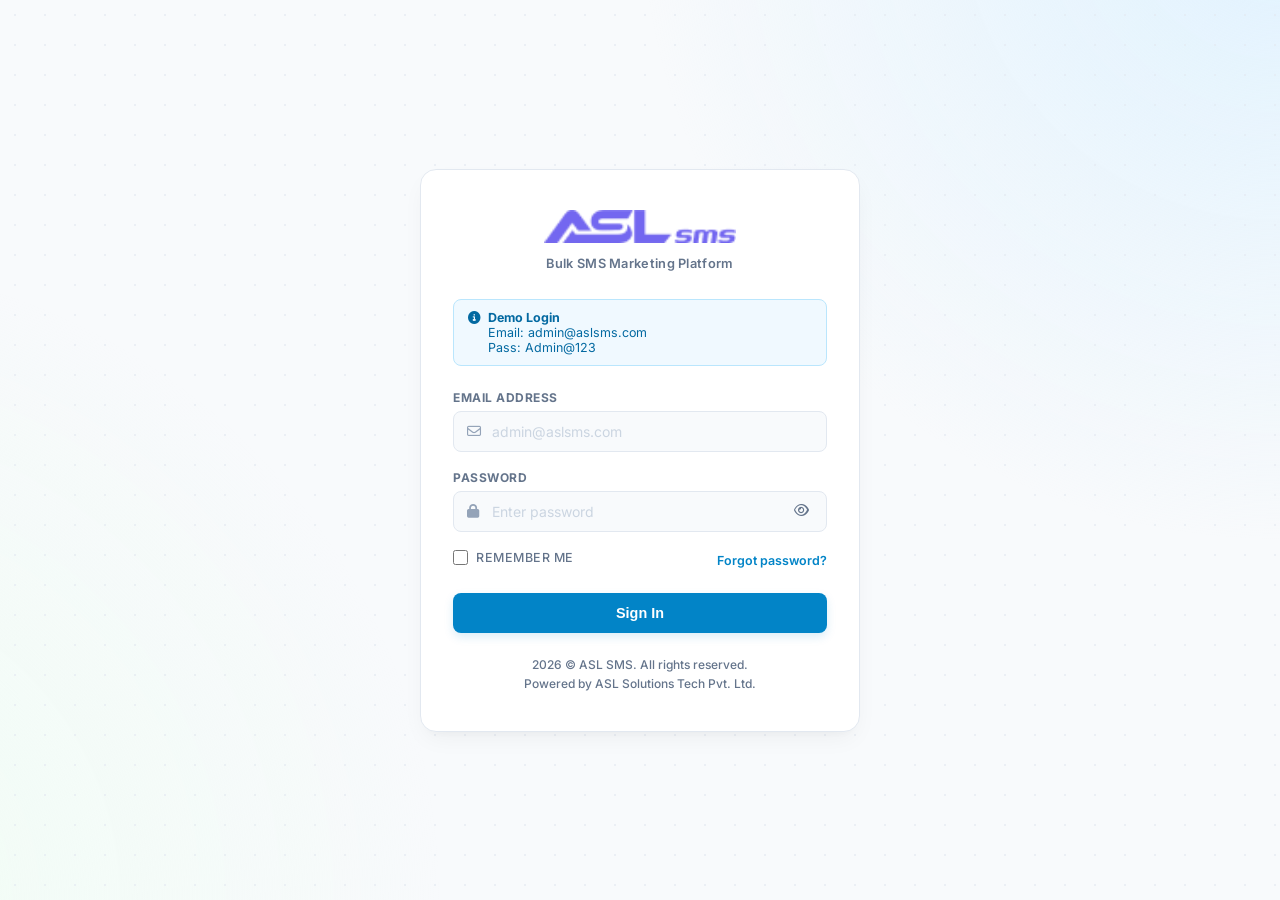
<file: docs.html>
<!DOCTYPE html>
<html lang="en">
<head>
  <meta charset="UTF-8">
  <meta http-equiv="X-UA-Compatible" content="IE=edge">
  <meta name="viewport" content="width=device-width, initial-scale=1.0">
  <meta name="description" content="ASL SMS - API Documentation and Sandbox">
  <title>API Documentation | ASL SMS</title>
  <!-- Google Fonts: Inter -->
  <link rel="preconnect" href="https://fonts.googleapis.com">
  <link rel="preconnect" href="https://fonts.gstatic.com" crossorigin>
  <link href="https://fonts.googleapis.com/css2?family=Inter:wght@300;400;500;600;700;800&display=swap" rel="stylesheet">
  <!-- Font Awesome -->
  <link rel="stylesheet" href="https://cdnjs.cloudflare.com/ajax/libs/font-awesome/6.4.0/css/all.min.css">
  <!-- Styles -->
  <link rel="stylesheet" href="assets/css/style.css">
  <link rel="stylesheet" href="assets/css/dashboard.css">
  <style>
    /* Premium Sticky Documentation Grid Layout */
    .docs-layout-grid {
      display: grid;
      grid-template-columns: 240px 1fr;
      gap: 32px;
      align-items: start;
      min-width: 0;
      max-width: 100%;
    }
    .docs-toc-sticky {
      position: sticky;
      top: 96px; /* Header is 70px + offset spacing */
      align-self: start;
      background: var(--bg-card);
      border: 1px solid var(--border-color);
      border-radius: 12px;
      padding: 20px;
      box-shadow: 0 4px 6px -1px rgba(0, 0, 0, 0.05), 0 2px 4px -2px rgba(0, 0, 0, 0.05);
    }
    .docs-toc-title {
      font-size: 11px;
      text-transform: uppercase;
      font-weight: 800;
      color: var(--text-muted);
      letter-spacing: 0.8px;
      margin-bottom: 12px;
    }
    .docs-toc-list {
      display: flex;
      flex-direction: column;
      gap: 4px;
    }
    .docs-toc-link {
      font-size: 13px;
      font-weight: 600;
      color: var(--text-dark);
      padding: 8px 12px;
      border-radius: 6px;
      transition: all 0.2s ease;
      display: block;
    }
    .docs-toc-link:hover, .docs-toc-link.active {
      color: var(--brand);
      background: var(--brand-glow);
    }
    .docs-content-container {
      display: flex;
      flex-direction: column;
      gap: 48px;
      min-width: 0;
      max-width: 100%;
    }
    .docs-section {
      background: var(--bg-card);
      border: 1px solid var(--border-color);
      border-radius: 12px;
      padding: 32px;
      box-shadow: 0 4px 6px -1px rgba(0, 0, 0, 0.05), 0 2px 4px -2px rgba(0, 0, 0, 0.05);
      transition: transform 0.3s cubic-bezier(0.16, 1, 0.3, 1), box-shadow 0.3s cubic-bezier(0.16, 1, 0.3, 1), border-color 0.3s ease;
      min-width: 0;
      max-width: 100%;
      box-sizing: border-box;
    }
    .docs-section:hover {
      transform: translateY(-2px);
      border-color: var(--brand);
      box-shadow: 0 12px 30px -10px rgba(2, 132, 199, 0.08), 0 4px 12px rgba(2, 132, 199, 0.03);
    }
    .docs-section-title {
      font-size: 20px;
      font-weight: 800;
      color: var(--text-dark);
      margin-bottom: 16px;
      border-bottom: 1px solid var(--border-color);
      padding-bottom: 12px;
    }
    .docs-para {
      font-size: 14px;
      line-height: 1.6;
      color: var(--text-dark);
      margin-bottom: 16px;
    }
    .api-endpoint-badge {
      display: inline-flex;
      align-items: center;
      gap: 8px;
      background: #f1f5f9;
      border: 1px solid var(--border-color);
      border-radius: 6px;
      padding: 8px 16px;
      font-family: monospace;
      font-size: 12px;
      margin-bottom: 24px;
    }
    .endpoint-method {
      background: var(--success);
      color: #ffffff;
      padding: 2px 6px;
      border-radius: 4px;
      font-weight: 700;
      font-size: 10px;
    }
    .endpoint-url {
      color: var(--text-dark);
      font-weight: 700;
    }
    /* Tabs styling for code snippets */
    .docs-tabs-bar {
      display: flex;
      gap: 4px;
      background: #0f172a;
      border-top-left-radius: 8px;
      border-top-right-radius: 8px;
      padding: 8px 16px 0 16px;
      border-bottom: 1px solid #1e293b;
    }
    .docs-tab-btn {
      background: transparent;
      border: none;
      color: #94a3b8;
      font-size: 12px;
      font-weight: 600;
      padding: 8px 16px;
      border-top-left-radius: 6px;
      border-top-right-radius: 6px;
      cursor: pointer;
      transition: all 0.2s ease;
    }
    .docs-tab-btn:hover {
      color: #e2e8f0;
    }
    .docs-tab-btn.active {
      background: #1e293b;
      color: #38bdf8;
    }
    .code-editor-block {
      background: #0f172a;
      border-bottom-left-radius: 8px;
      border-bottom-right-radius: 8px;
      padding: 24px;
      position: relative;
    }
    .code-snippet-pre {
      margin: 0;
      font-family: 'Courier New', Courier, monospace;
      font-size: 13px;
      line-height: 1.5;
      color: #cbd5e1;
      overflow-x: auto;
      white-space: pre;
    }
    .code-copy-btn {
      position: absolute;
      top: 16px;
      right: 16px;
      background: #1e293b;
      border: 1px solid #334155;
      color: #94a3b8;
      width: 32px;
      height: 32px;
      border-radius: 6px;
      display: flex;
      align-items: center;
      justify-content: center;
      cursor: pointer;
      transition: all 0.2s ease;
    }
    .code-copy-btn:hover {
      color: #ffffff;
      background: #334155;
    }
    /* Sandbox Console Panel styling */
    .sandbox-panel-row {
      display: grid;
      grid-template-columns: 1fr 1.2fr;
      gap: 24px;
      margin-top: 24px;
    }
    .sandbox-form {
      display: flex;
      flex-direction: column;
      gap: 16px;
    }
    .sandbox-console {
      background: #090d16;
      border-radius: 8px;
      padding: 20px;
      font-family: monospace;
      font-size: 12px;
      color: #38bdf8;
      border: 1px solid #1e293b;
      min-height: 280px;
      display: flex;
      flex-direction: column;
      box-shadow: inset 0 2px 10px rgba(0,0,0,0.5);
    }
    .sandbox-console-header {
      display: flex;
      justify-content: space-between;
      color: #64748b;
      border-bottom: 1px solid #1e293b;
      padding-bottom: 8px;
      margin-bottom: 12px;
      font-weight: 700;
    }
    .sandbox-console-logs {
      flex: 1;
      overflow-y: auto;
      white-space: pre-wrap;
      color: #a7f3d0;
      line-height: 1.6;
    }
    .console-cyan-badge {
      color: #38bdf8;
      font-weight: 700;
    }
    .console-success-badge {
      color: #34d399;
      font-weight: 700;
    }
    .console-error-badge {
      color: #f87171;
      font-weight: 700;
    }
    @media (max-width: 960px) {
      .docs-layout-grid {
        grid-template-columns: 1fr;
      }
      .docs-toc-sticky {
        position: static;
        margin-bottom: 24px;
      }
      .sandbox-panel-row {
        grid-template-columns: 1fr;
      }
    }
    @media (max-width: 768px) {
      .docs-section {
        padding: 20px 16px;
      }
      .docs-section-title {
        font-size: 18px;
        padding-bottom: 8px;
        margin-bottom: 12px;
      }
      .api-endpoint-badge {
        padding: 6px 12px;
        font-size: 11px;
        white-space: normal;
        word-break: break-all;
        margin-bottom: 16px;
      }
      .docs-para {
        font-size: 13px;
        line-height: 1.5;
      }
      .code-editor-block {
        padding: 16px;
      }
      .docs-tab-btn {
        padding: 6px 10px;
        font-size: 11px;
      }
      .sandbox-console {
        min-height: 220px;
        padding: 12px;
      }
    }
  </style>
</head>
<body>
  <div class="bg-decor"></div>
  <div class="bg-grid"></div>

  <!-- SIDEBAR -->
  <aside id="sidebar">
    <div class="logo-container">
      <a href="index.html" style="display: block;">
        <img class="logo-img" src="assets/img/logo/logo.png" alt="ASL SMS">
      </a>
    </div>

    <div class="sidebar-menu">
      <div class="menu-group">
        <a href="dashboard.html" class="menu-item">
          <div class="menu-item-left">
            <i class="fa-solid fa-chart-simple"></i>
            <span>Dashboard</span>
          </div>
        </a>
      </div>

      <div>
        <div class="menu-section-label">Manage & Items</div>
        <div class="menu-group">
          <!-- Expandable Manage Items -->
          <div class="menu-item" onclick="toggleSubmenu()" id="manageTrigger">
            <div class="menu-item-left">
              <i class="fa-solid fa-folder-open"></i>
              <span>Manage Items</span>
            </div>
            <i class="fa-solid fa-chevron-down" id="submenuArrow" style="font-size: 11px;"></i>
          </div>
          <div class="submenu-list" id="submenuList">
            <a href="sender-ids.html" class="submenu-item" id="subitem-sender">
              <i class="fa-solid fa-circle" style="font-size: 6px; margin-right: 4px;"></i>Manage Sender Ids
            </a>
            <a href="templates.html" class="submenu-item" id="subitem-templates">
              <i class="fa-solid fa-circle" style="font-size: 6px; margin-right: 4px;"></i>Manage Templates
            </a>
          </div>
        </div>
      </div>

      <div>
        <div class="menu-section-label">Report</div>
        <div class="menu-group">
          <a href="sent-items.html" class="menu-item">
            <div class="menu-item-left">
              <i class="fa-solid fa-paper-plane"></i>
              <span>Sent Items</span>
            </div>
          </a>
          <a href="si-lookup.html" class="menu-item">
            <div class="menu-item-left">
              <i class="fa-solid fa-magnifying-glass"></i>
              <span>Si Lookup</span>
            </div>
          </a>
        </div>
      </div>

      <div>
        <div class="menu-section-label">Developer</div>
        <div class="menu-group">
          <!-- Expandable Developer Trigger -->
          <div class="menu-item" onclick="toggleDevSubmenu()" id="devTrigger">
            <div class="menu-item-left">
              <i class="fa-solid fa-code"></i>
              <span>Developer</span>
            </div>
            <i class="fa-solid fa-chevron-down" id="devSubmenuArrow" style="font-size: 11px;"></i>
          </div>
          <div class="submenu-list" id="devSubmenuList">
            <a href="api-keys.html" class="submenu-item" id="subitem-apikeys">
              <i class="fa-solid fa-circle" style="font-size: 6px; margin-right: 4px;"></i>Api Keys
            </a>
            <a href="docs.html" class="submenu-item active" id="subitem-docs">
              <i class="fa-solid fa-circle" style="font-size: 6px; margin-right: 4px;"></i>Documentation
            </a>
          </div>
        </div>
      </div>
    </div>
  </aside>

  <!-- MAIN WRAPPER -->
  <div class="main-wrapper">
    <!-- HEADER -->
    <header>
      <div class="header-left">
        <button class="menu-toggle" onclick="toggleSidebar()">
          <i class="fa-solid fa-bars" style="font-size: 16px;"></i>
        </button>
        <div class="search-bar">
          <i class="fa-solid fa-magnifying-glass search-icon"></i>
          <input type="text" placeholder="Search (Ctrl+/)">
        </div>
      </div>

      <div class="header-right">
        <!-- balance -->
        <div class="balance-badge">
          <i class="fa-solid fa-wallet"></i>
          <span id="header-balance">907.96 SMS</span>
          <button class="balance-add-btn" onclick="addBalance()" title="Add Balance">+</button>
        </div>

        <!-- PROFILE DROPDOWN CONTAINER -->
        <div class="profile-container">
          <div class="profile-trigger" id="profileTrigger" onclick="toggleDropdown(event)">
            <div class="profile-avatar-wrap">
              <img class="profile-avatar" src="assets/img/avatars/1.jpg" alt="Avatar">
              <span class="profile-status"></span>
            </div>
            <i class="fa-solid fa-chevron-down" style="font-size: 10px; color: #64748b; margin-left: 2px;"></i>
          </div>

          <!-- Dropdown Panel -->
          <div class="dropdown-panel" id="profileDropdown">
            <div class="dropdown-header">
              <div class="dropdown-name" id="dropdown-username">Admin User</div>
              <div class="dropdown-status-row">
                <span class="dropdown-status-dot"></span>
                <span>Active</span>
              </div>
              <div class="dropdown-badge" id="dropdown-userrole">Admin</div>
            </div>
            <div class="dropdown-list">
              <a href="api-keys.html" class="dropdown-link">
                <i class="fa-solid fa-gear"></i>
                <span>Settings</span>
              </a>
              <a class="dropdown-link logout-btn" onclick="handleLogout()">
                <i class="fa-solid fa-right-from-bracket"></i>
                <span>Log Out</span>
              </a>
            </div>
          </div>
        </div>
      </div>
    </header>

    <!-- CONTENT -->
    <div class="page-content" id="view-container">
      <div class="view-title-container">
        <h2 class="view-title">Developer Integration Center</h2>
        <p class="view-subtitle">Learn how to programmatically dispatch campaigns and run interactive API sandbox dispatches.</p>
      </div>

      <div class="docs-layout-grid">
        <!-- Sticky TOC Menu -->
        <div class="docs-toc-sticky">
          <div class="docs-toc-title">Guide Topics</div>
          <div class="docs-toc-list">
            <a href="#intro" class="docs-toc-link active" onclick="activateTocLink(this)">Introduction</a>
            <a href="#auth" class="docs-toc-link" onclick="activateTocLink(this)">Authentication</a>
            <a href="#dispatch" class="docs-toc-link" onclick="activateTocLink(this)">Send Campaign SMS</a>
            <a href="#errors" class="docs-toc-link" onclick="activateTocLink(this)">Error Codes</a>
            <a href="#sandbox" class="docs-toc-link" onclick="activateTocLink(this)">Interactive Sandbox</a>
          </div>
        </div>

        <!-- Documentation Content Sections -->
        <div class="docs-content-container">
          <!-- Section 1 -->
          <div class="docs-section" id="intro">
            <h3 class="docs-section-title">Introduction</h3>
            <p class="docs-para">ASL SMS provides developers with high-availability REST and SOAP APIs to programmatically integrate transaction alerts, notifications, and DLT approved campaign payloads directly into system workflows.</p>
            <p class="docs-para">All API interactions draw from a centralized wallet balance, routing dispatches globally across premium direct carrier gateways with maximum deliverability performance.</p>
          </div>

          <!-- Section 2 -->
          <div class="docs-section" id="auth">
            <h3 class="docs-section-title">Authentication</h3>
            <p class="docs-para">ASL SMS uses header-based credential validations. Secure your HTTP API requests by injecting authorized credentials in request payloads.</p>
            <p class="docs-para">Generate and rotate secure developer credentials inside the <a href="api-keys.html" style="color: var(--brand); font-weight: 700;">API Credentials Manager</a> panel.</p>
          </div>

          <!-- Section 3 -->
          <div class="docs-section" id="dispatch">
            <h3 class="docs-section-title">Send Campaign SMS</h3>
            <p class="docs-para">Send single alerts or transactional notifications by dispatching a standard HTTP POST request to the endpoint listed below.</p>
            
            <div class="api-endpoint-badge">
              <span class="endpoint-method">POST</span>
              <span class="endpoint-url">https://api.aslsms.com/v1/sms/send</span>
            </div>

            <div class="manage-table-container" style="margin-bottom: 24px;">
              <table style="border: 1px solid var(--border-color);">
                <thead>
                  <tr style="background: #f8fafc;">
                    <th>Parameter</th>
                    <th>Type</th>
                    <th>Required</th>
                    <th>Description</th>
                  </tr>
                </thead>
                <tbody>
                  <tr>
                    <td style="font-family: monospace; font-weight: 700;">client_id</td>
                    <td>string</td>
                    <td style="color: var(--danger); font-weight: 700;">Required</td>
                    <td>Authorized developer client identifier.</td>
                  </tr>
                  <tr>
                    <td style="font-family: monospace; font-weight: 700;">client_secret</td>
                    <td>string</td>
                    <td style="color: var(--danger); font-weight: 700;">Required</td>
                    <td>Authorized developer client secret key.</td>
                  </tr>
                  <tr>
                    <td style="font-family: monospace; font-weight: 700;">sender_id</td>
                    <td>string</td>
                    <td style="color: var(--danger); font-weight: 700;">Required</td>
                    <td>Approved 6-letter DLT Sender ID.</td>
                  </tr>
                  <tr>
                    <td style="font-family: monospace; font-weight: 700;">mobile</td>
                    <td>string</td>
                    <td style="color: var(--danger); font-weight: 700;">Required</td>
                    <td>Recipient number (including country code, e.g. +91).</td>
                  </tr>
                  <tr>
                    <td style="font-family: monospace; font-weight: 700;">message</td>
                    <td>string</td>
                    <td style="color: var(--danger); font-weight: 700;">Required</td>
                    <td>DLT approved campaign template payload.</td>
                  </tr>
                </tbody>
              </table>
            </div>

            <!-- Snippets Switcher Tabs -->
            <div class="docs-tabs-bar">
              <button class="docs-tab-btn active" onclick="switchSnippetTab('curl', this)">cURL</button>
              <button class="docs-tab-btn" onclick="switchSnippetTab('node', this)">Node.js</button>
              <button class="docs-tab-btn" onclick="switchSnippetTab('python', this)">Python</button>
              <button class="docs-tab-btn" onclick="switchSnippetTab('php', this)">PHP</button>
            </div>
            <div class="code-editor-block">
              <button class="code-copy-btn" onclick="copySnippet()" title="Copy snippet">
                <i class="fa-solid fa-copy" id="copy-btn-icon"></i>
              </button>
              <!-- Snippets code containers -->
              <pre class="code-snippet-pre" id="snippetContainer">curl -X POST https://api.aslsms.com/v1/sms/send \
  -H "Content-Type: application/json" \
  -d '{
    "client_id": "client_asl_live_9430184",
    "client_secret": "sk_live_2948194819481048184819",
    "sender_id": "OPNMSG",
    "mobile": "+919876543210",
    "message": "Your login verification OTP code is 8291. Validity is 5 mins."
  }'</pre>
            </div>
          </div>

          <!-- Section 4 -->
          <div class="docs-section" id="errors">
            <h3 class="docs-section-title">Error Codes</h3>
            <p class="docs-para">ASL SMS uses standard HTTP return codes representing request state outcomes. Inspect payloads and correct validation formatting details when error codes are returned.</p>

            <div class="manage-table-container">
              <table style="border: 1px solid var(--border-color);">
                <thead>
                  <tr style="background: #f8fafc;">
                    <th style="width: 120px;">HTTP Code</th>
                    <th>Reason Summary</th>
                    <th>Resolution Guideline</th>
                  </tr>
                </thead>
                <tbody>
                  <tr>
                    <td style="font-weight: 700; color: var(--success);">200 OK</td>
                    <td>SMS Campaign successfully dispatched.</td>
                    <td>No corrective action needed. Check Sent Logs outbox.</td>
                  </tr>
                  <tr>
                    <td style="font-weight: 700; color: var(--danger);">401 Unauthorized</td>
                    <td>Credentials validation invalid or credential rotation in progress.</td>
                    <td>Double-check header configurations and Secret Keys.</td>
                  </tr>
                  <tr>
                    <td style="font-weight: 700; color: var(--danger);">403 Forbidden</td>
                    <td>DLT Sender ID or campaign template payload is not approved.</td>
                    <td>Register IDs inside Manage Items panels before routing campaigns.</td>
                  </tr>
                  <tr>
                    <td style="font-weight: 700; color: var(--danger);">422 Unprocessable</td>
                    <td>Insufficient account balance to process payload transaction.</td>
                    <td>Top-up your wallet using the "Add Balance (+)" wallet interface.</td>
                  </tr>
                  <tr>
                    <td style="font-weight: 700; color: var(--danger);">500 Error</td>
                    <td>Gateway channel timeout.</td>
                    <td>Contact support. Standard retry parameters recommended.</td>
                  </tr>
                </tbody>
              </table>
            </div>
          </div>

          <!-- Section 5 -->
          <div class="docs-section" id="sandbox">
            <h3 class="docs-section-title">Live API Sandbox Console</h3>
            <p class="docs-para">Test and query your DLT assets using the live REST endpoint console below. Dispatched campaigns will subtract wallet balance and automatically register in the Sent Items outbox logs.</p>

            <div class="sandbox-panel-row">
              <!-- Sandbox Input Form -->
              <div class="sandbox-form">
                <div class="form-group">
                  <label for="sandboxSender">Sender ID</label>
                  <select id="sandboxSender">
                    <!-- Populated dynamically with approved DLT senders -->
                  </select>
                </div>
                <div class="form-group">
                  <label for="sandboxMobile">Recipient Number</label>
                  <input type="text" id="sandboxMobile" placeholder="e.g. +919876543210">
                </div>
                <div class="form-group">
                  <label for="sandboxMsg">Message Body</label>
                  <textarea id="sandboxMsg" rows="3" placeholder="Campaign template payload (Must fit sender ID rules)"></textarea>
                </div>
                <button class="btn-primary" onclick="runSandboxRequest()" style="align-self: flex-start;" id="sandboxRunBtn">
                  <i class="fa-solid fa-play"></i><span>Run API Request</span>
                </button>
              </div>

              <!-- Sandbox Console Output screen -->
              <div class="sandbox-console">
                <div class="sandbox-console-header">
                  <span>REST TRANSACTION TRACE TERMINAL</span>
                  <span id="sandboxStatusBadge">READY</span>
                </div>
                <div class="sandbox-console-logs" id="sandboxTerminal">System trace initialized. Waiting for transaction execution...</div>
              </div>
            </div>
          </div>
        </div>
      </div>
    </div>
  </div>

  <!-- TOAST -->
  <div class="toast" id="toast">Notification</div>

  <!-- SCRIPTS -->
  <script src="assets/js/index.js"></script>
  <script>
    const user = checkSession();
    if (user) {
      document.getElementById('dropdown-username').textContent = user.name || 'Admin User';
      document.getElementById('dropdown-userrole').textContent = user.role === 'Administrator' ? 'Admin' : (user.role || 'Admin');
      document.getElementById('header-balance').textContent = parseFloat(user.balance || 907.96).toFixed(2) + ' SMS';
    }

    // Dynamic loading of approved Sender IDs in the sandbox form dropdown selector
    function loadSandboxSenders() {
      const senders = JSON.parse(localStorage.getItem('asl_senders') || '[]');
      const select = document.getElementById('sandboxSender');
      if (select) {
        if (senders.length === 0) {
          select.innerHTML = `<option value="">No Approved Senders Found</option>`;
        } else {
          select.innerHTML = senders.map(s => `<option value="${s.name}">${s.name}</option>`).join('');
        }
      }
    }

    loadSandboxSenders();

    // Code Switcher Tabs logic
    const snippets = {
      curl: `curl -X POST https://api.aslsms.com/v1/sms/send \\
  -H "Content-Type: application/json" \\
  -d '{
    "client_id": "client_asl_live_9430184",
    "client_secret": "sk_live_2948194819481048184819",
    "sender_id": "OPNMSG",
    "mobile": "+919876543210",
    "message": "Your login verification OTP code is 8291. Validity is 5 mins."
  }'`,
      node: `const axios = require('axios');

axios.post('https://api.aslsms.com/v1/sms/send', {
  client_id: 'client_asl_live_9430184',
  client_secret: 'sk_live_2948194819481048184819',
  sender_id: 'OPNMSG',
  mobile: '+919876543210',
  message: 'Your login verification OTP code is 8291. Validity is 5 mins.'
})
.then(res => console.log('Response Status:', res.status))
.catch(err => console.error('Error dispatching SMS:', err.message));`,
      python: `import requests

payload = {
    "client_id": "client_asl_live_9430184",
    "client_secret": "sk_live_2948194819481048184819",
    "sender_id": "OPNMSG",
    "mobile": "+919876543210",
    "message": "Your login verification OTP code is 8291. Validity is 5 mins."
}

res = requests.post("https://api.aslsms.com/v1/sms/send", json=payload)
print(f"Status Code: {res.status_code}")
print(res.json())`,
      php: `<?php

$curl = curl_init();

curl_setopt_array($curl, [
  CURLOPT_URL => "https://api.aslsms.com/v1/sms/send",
  CURLOPT_RETURNTRANSFER => true,
  CURLOPT_ENCODING => "",
  CURLOPT_MAXREDIRS => 10,
  CURLOPT_TIMEOUT => 30,
  CURLOPT_HTTP_VERSION => CURL_HTTP_VERSION_1_1,
  CURLOPT_CUSTOMREQUEST => "POST",
  CURLOPT_POSTFIELDS => json_encode([
    "client_id" => "client_asl_live_9430184",
    "client_secret" => "sk_live_2948194819481048184819",
    "sender_id" => "OPNMSG",
    "mobile" => "+919876543210",
    "message" => "Your login verification OTP code is 8291. Validity is 5 mins."
  ]),
  CURLOPT_HTTPHEADER => [
    "Content-Type: application/json"
  ],
]);

$response = curl_exec($curl);
$err = curl_error($curl);

curl_close($curl);
echo $err ? "Error: " . $err : $response;`
    };

    let activeLang = 'curl';

    function switchSnippetTab(lang, btnElement) {
      // Toggle active states
      const tabs = btnElement.parentElement.querySelectorAll('.docs-tab-btn');
      tabs.forEach(t => t.classList.remove('active'));
      btnElement.classList.add('active');

      activeLang = lang;
      document.getElementById('snippetContainer').textContent = snippets[lang];
    }

    function copySnippet() {
      const code = snippets[activeLang];
      navigator.clipboard.writeText(code).then(() => {
        const icon = document.getElementById('copy-btn-icon');
        icon.className = "fa-solid fa-check";
        showToast("📋 SDK Snippet Copied to Clipboard!");
        setTimeout(() => {
          icon.className = "fa-solid fa-copy";
        }, 1500);
      }).catch(err => {
        showToast("⚠️ Clipboard copying failed!");
      });
    }

    function activateTocLink(linkElement) {
      const links = linkElement.parentElement.querySelectorAll('.docs-toc-link');
      links.forEach(l => l.classList.remove('active'));
      linkElement.classList.add('active');
    }

    // Live Sandbox REST Simulator Action
    function runSandboxRequest() {
      const sender = document.getElementById('sandboxSender').value;
      const mobile = document.getElementById('sandboxMobile').value.trim();
      const msg = document.getElementById('sandboxMsg').value.trim();

      if (!sender) {
        showToast("⚠️ Please select an approved DLT Sender ID first!");
        return;
      }
      if (!mobile) {
        showToast("⚠️ Recipient mobile number is required!");
        return;
      }
      if (!msg) {
        showToast("⚠️ Message content payload is required!");
        return;
      }

      // Check account wallet balance first
      let activeUser = JSON.parse(sessionStorage.getItem('asl_user') || '{}');
      if (activeUser.balance < 1) {
        showToast("⚠️ Insufficient balance to process REST transaction!");
        return;
      }

      const runBtn = document.getElementById('sandboxRunBtn');
      const origContent = runBtn.innerHTML;
      runBtn.innerHTML = `<i class="fa-solid fa-circle-notch fa-spin"></i><span>Dispatched...</span>`;
      runBtn.disabled = true;

      const term = document.getElementById('sandboxTerminal');
      const statusBadge = document.getElementById('sandboxStatusBadge');

      statusBadge.textContent = "DISPATCHING...";
      statusBadge.className = "console-cyan-badge";

term.innerHTML = `> POST https://api.aslsms.com/v1/sms/send HTTP/1.1
> Authorization: Bearer ${localStorage.getItem('asl_client_secret') || 'sk_live_2948194819481048184819'}
> Content-Type: application/json
> 
> Payload: {
>   "client_id": "${localStorage.getItem('asl_client_id') || 'client_asl_live_9430184'}",
>   "sender_id": "${sender}",
>   "mobile": "${mobile}",
>   "message": "${msg}"
> }

* Connecting to core carrier routing engine...`;

      setTimeout(() => {
        // Subtract balance from user session and update wallet
        activeUser.balance = Math.max(0, activeUser.balance - 1);
        sessionStorage.setItem('asl_user', JSON.stringify(activeUser));
        
        // Update headers in real-time!
        document.getElementById('header-balance').textContent = parseFloat(activeUser.balance).toFixed(2) + ' SMS';

        // Register sandbox logs inside outgoing Campaign Sent Outbox
        const now = new Date();
        const timeStr = now.toLocaleDateString() + " " + now.toLocaleTimeString().toLowerCase();
        
        let sentLogs = JSON.parse(localStorage.getItem('asl_sent_logs') || '[]');
        sentLogs.unshift({
          id: sentLogs.length + 1,
          to: mobile,
          sender: sender,
          text: msg,
          time: timeStr,
          latency: '0.4s',
          status: 'Delivered'
        });
        localStorage.setItem('asl_sent_logs', JSON.stringify(sentLogs));

        statusBadge.textContent = "200 OK";
        statusBadge.className = "console-success-badge";

        const transId = 'tx_' + Math.floor(10000000000000 + Math.random() * 90000000000000);

term.innerHTML = `> POST https://api.aslsms.com/v1/sms/send HTTP/1.1
> Authorization: Bearer ${localStorage.getItem('asl_client_secret') || 'sk_live_2948194819481048184819'}
> Content-Type: application/json
> 
> Payload: {
>   "client_id": "${localStorage.getItem('asl_client_id') || 'client_asl_live_9430184'}",
>   "sender_id": "${sender}",
>   "mobile": "${mobile}",
>   "message": "${msg}"
> }

* Connecting to core carrier routing engine...
* Direct route handover complete. Delivery status callback received.
* Handover latency: 0.4s
* Wallet transaction charge: 1.00 SMS

< HTTP/1.1 <span class="console-success-badge">200 OK</span>
< Content-Type: application/json
< 
< <span class="console-cyan-badge">{
<   "status": "success",
<   "transaction_id": "${transId}",
<   "handover_latency": "0.4s",
<   "message_units": 1,
<   "remaining_balance": ${parseFloat(activeUser.balance).toFixed(2)}
< }</span>`;

        runBtn.innerHTML = origContent;
        runBtn.disabled = false;
        showToast("🚀 REST Sandbox Campaign Dispatched Successfully!");
      }, 1200);
    }
  </script>
</body>
</html>
</file>
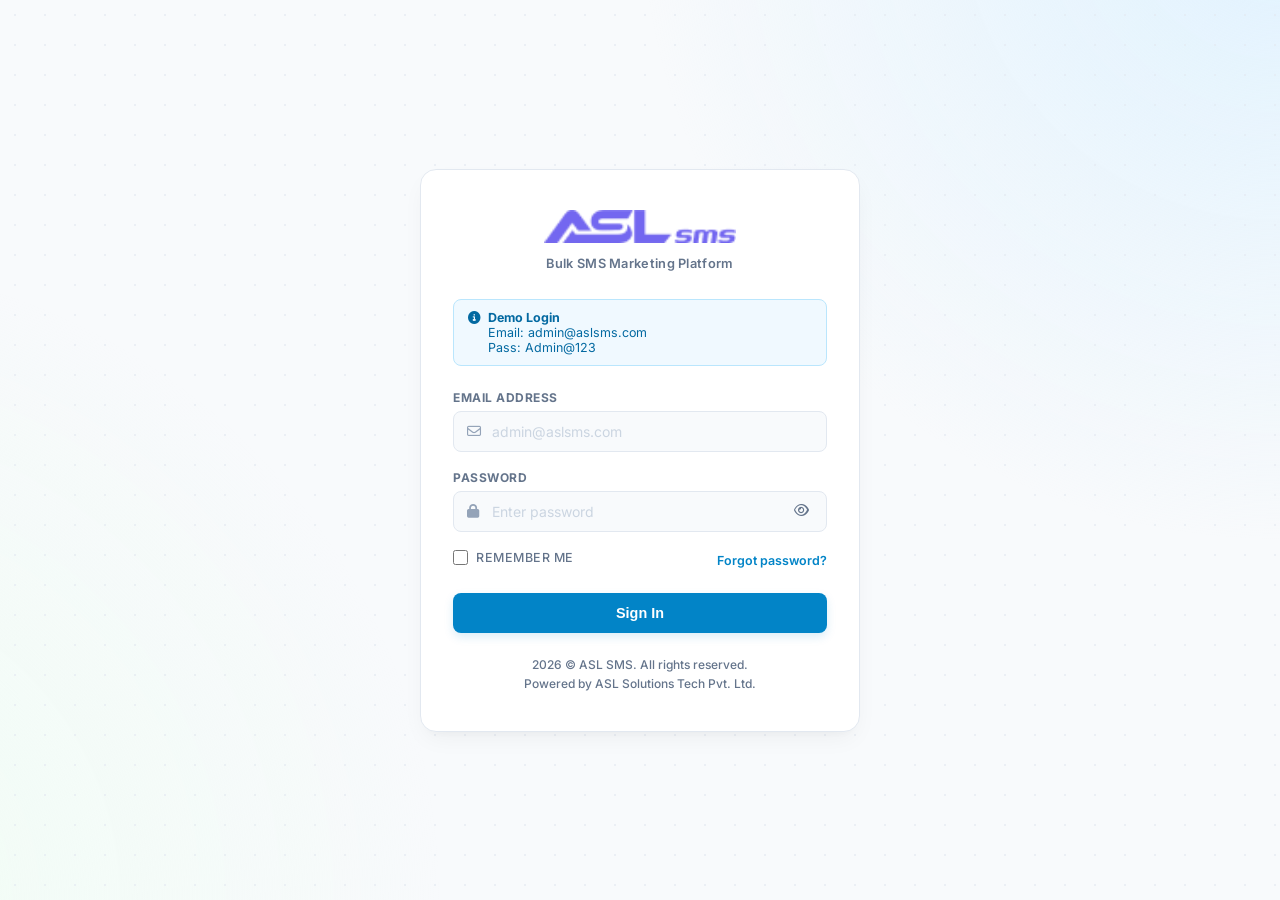
<file: login.html>
<!DOCTYPE html>
<html lang="en">
<head>
  <meta charset="UTF-8">
  <meta http-equiv="X-UA-Compatible" content="IE=edge">
  <meta name="viewport" content="width=device-width, initial-scale=1.0">
  <meta name="description" content="Login to ASL SMS - Bulk SMS Marketing Platform">
  <title>Login | ASL SMS</title>
  <!-- Google Fonts: Inter -->
  <link rel="preconnect" href="https://fonts.googleapis.com">
  <link rel="preconnect" href="https://fonts.gstatic.com" crossorigin>
  <link href="https://fonts.googleapis.com/css2?family=Inter:wght@300;400;500;600;700;800&display=swap" rel="stylesheet">
  <!-- Font Awesome -->
  <link rel="stylesheet" href="https://cdnjs.cloudflare.com/ajax/libs/font-awesome/6.4.0/css/all.min.css">
  <!-- Standardized Styles -->
  <link rel="stylesheet" href="assets/css/style.css">
</head>
<body class="auth-body">
  <div class="bg-decor"></div>
  <div class="bg-grid"></div>

  <div class="login-card">
    <div class="logo-wrap">
      <img class="logo-img" src="assets/img/logo/logo.png" alt="ASL SMS Logo">
      <p class="logo-subtitle">Bulk SMS Marketing Platform</p>
    </div>

    <!-- Hint box -->
    <div class="hint-box">
      <i class="fa-solid fa-circle-info"></i>
      <div>
        <strong>Demo Login</strong><br>
        Email: <span>admin@aslsms.com</span><br>
        Pass: <span>Admin@123</span>
      </div>
    </div>

    <form id="loginForm" autocomplete="off" novalidate>
      <div class="form-group">
        <label for="email">Email Address</label>
        <div class="input-wrap">
          <i class="fa-regular fa-envelope input-icon"></i>
          <input type="email" id="email" placeholder="admin@aslsms.com" autocomplete="off">
        </div>
      </div>

      <div class="form-group">
        <label for="password">Password</label>
        <div class="input-wrap">
          <i class="fa-solid fa-lock input-icon"></i>
          <input type="password" id="password" placeholder="Enter password" autocomplete="off">
          <button type="button" class="eye-btn" id="eyeBtn" aria-label="Toggle password visibility">
            <i class="fa-regular fa-eye" id="eyeIcon"></i>
          </button>
        </div>
      </div>

      <div class="form-row">
        <label class="checkbox-wrap">
          <input type="checkbox" id="remember">
          <span class="checkbox-label">Remember me</span>
        </label>
        <a href="reset-password.html" class="forgot-link">Forgot password?</a>
      </div>

      <button type="submit" class="btn-login" id="loginBtn">
        <span id="btnText">Sign In</span>
        <div class="btn-spinner" id="btnSpinner"></div>
      </button>

      <div class="error-msg" id="errorMsg">
        <i class="fa-solid fa-circle-xmark"></i>&nbsp;Invalid credentials. Use <strong>admin@aslsms.com</strong> / <strong>Admin@123</strong>
      </div>
    </form>

    <div class="login-footer">
      <span class="footer-copyright">2026 © ASL SMS. All rights reserved.</span>
      <span class="footer-divider">&nbsp; · &nbsp;</span>
      <span class="footer-powered">Powered by <a href="#" class="footer-bottom-link" target="_blank">ASL Solutions Tech Pvt. Ltd.</a></span>
    </div>
  </div>

  <!-- Core Utilities -->
  <script src="assets/js/index.js"></script>
  <script>
    // Eye toggle using global helper
    const eyeBtn = document.getElementById('eyeBtn');
    eyeBtn.addEventListener('click', () => {
      togglePasswordVisibility('password', 'eyeIcon');
    });

    const form = document.getElementById('loginForm');
    const btnText = document.getElementById('btnText');
    const btnSpinner = document.getElementById('btnSpinner');
    const errorMsg = document.getElementById('errorMsg');

    const VALID = { email: 'admin@aslsms.com', password: 'Admin@123' };

    form.addEventListener('submit', (e) => {
      e.preventDefault();
      errorMsg.style.display = 'none';
      const email = document.getElementById('email').value.trim();
      const pass  = document.getElementById('password').value;

      if (!email || !pass) {
        errorMsg.innerHTML = '<i class="fa-solid fa-circle-exclamation"></i> Please fill in both fields.';
        errorMsg.style.display = 'block';
        return;
      }

      // Show spinner
      btnText.style.display = 'none';
      btnSpinner.style.display = 'block';

      setTimeout(() => {
        if (email === VALID.email && pass === VALID.password) {
          sessionStorage.setItem('asl_user', JSON.stringify({ name: 'Admin User', email, role: 'Administrator', balance: 907.96 }));
          window.location.href = 'dashboard.html';
        } else {
          btnText.style.display = 'block';
          btnSpinner.style.display = 'none';
          errorMsg.innerHTML = '<i class="fa-solid fa-circle-xmark"></i> Invalid credentials.';
          errorMsg.style.display = 'block';
        }
      }, 800);
    });
  </script>
</body>
</html>
</file>
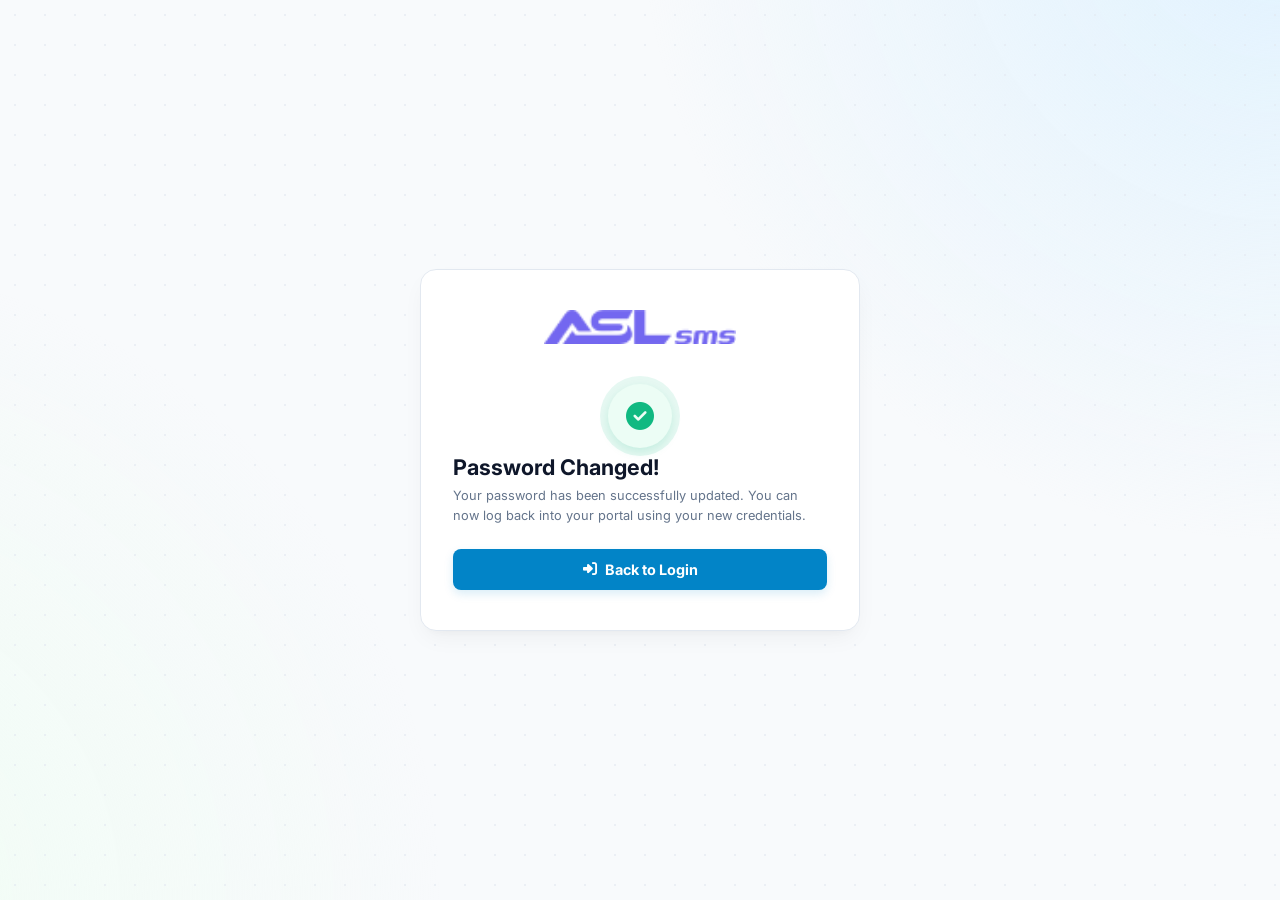
<file: password-changed.html>
<!DOCTYPE html>
<html lang="en">
<head>
  <meta charset="UTF-8">
  <meta http-equiv="X-UA-Compatible" content="IE=edge">
  <meta name="viewport" content="width=device-width, initial-scale=1.0">
  <meta name="description" content="Password Changed Successfully | ASL SMS">
  <title>Password Changed | ASL SMS</title>
  <link rel="preconnect" href="https://fonts.googleapis.com">
  <link rel="preconnect" href="https://fonts.gstatic.com" crossorigin>
  <link href="https://fonts.googleapis.com/css2?family=Inter:wght@300;400;500;600;700;800&display=swap" rel="stylesheet">
  <!-- Font Awesome -->
  <link rel="stylesheet" href="https://cdnjs.cloudflare.com/ajax/libs/font-awesome/6.4.0/css/all.min.css">
  <!-- Standardized Styles -->
  <link rel="stylesheet" href="assets/css/style.css">
</head>
<body class="auth-body">
  <div class="bg-decor"></div>
  <div class="bg-grid"></div>

  <div class="success-card">
    <div class="logo-wrap">
      <img class="logo-img" src="assets/img/logo/logo.png" alt="ASL SMS Logo">
    </div>

    <div class="success-icon-container">
      <div class="pulse-ring"></div>
      <div class="success-icon-wrap">
        <i class="fa-solid fa-circle-check"></i>
      </div>
    </div>

    <h1 class="card-title">Password Changed!</h1>
    <p class="card-desc">Your password has been successfully updated. You can now log back into your portal using your new credentials.</p>

    <a href="login.html" class="btn-login"><i class="fa-solid fa-right-to-bracket"></i>Back to Login</a>
  </div>

  <!-- Core Utilities -->
  <script src="assets/js/index.js"></script>
</body>
</html>
</file>
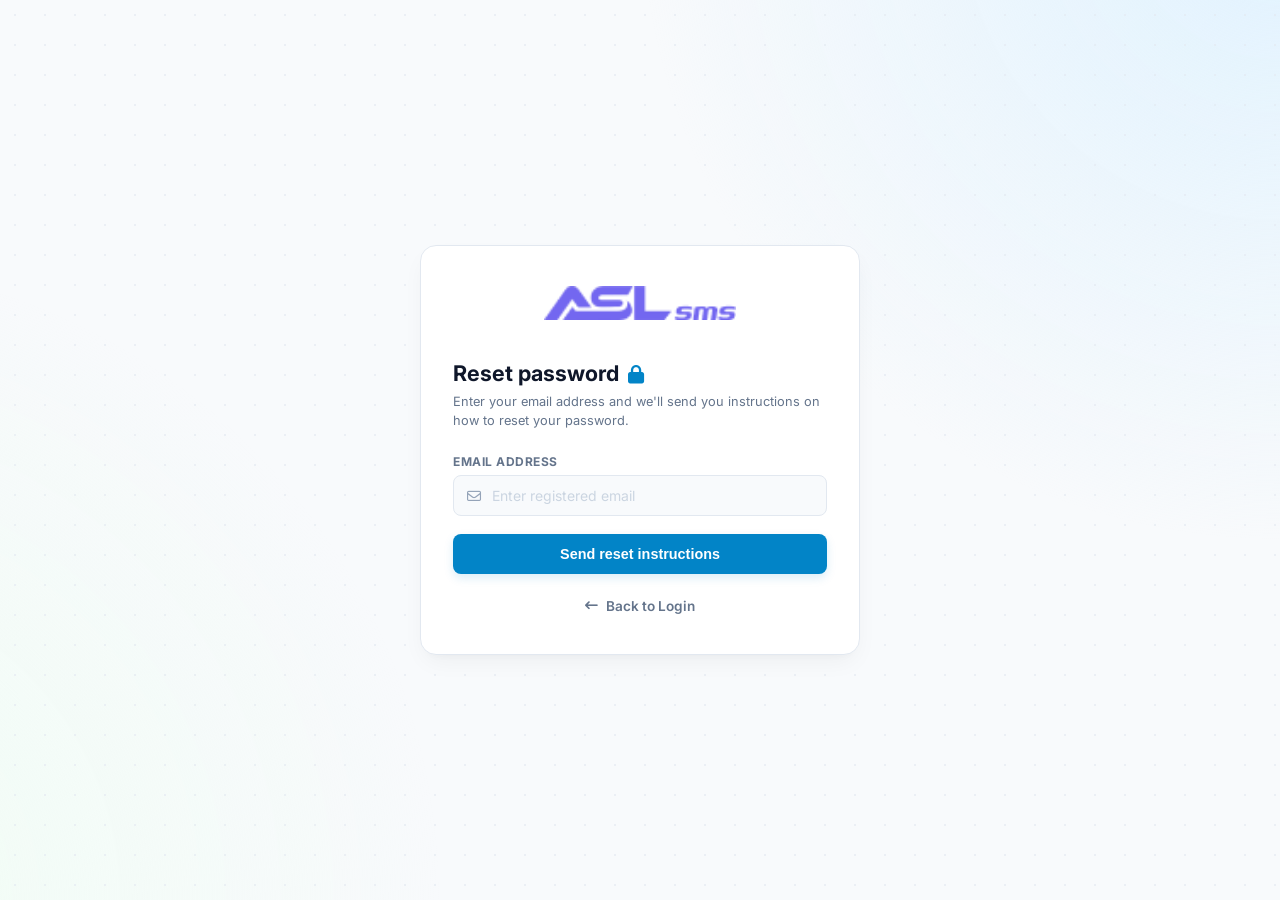
<file: reset-password.html>
<!DOCTYPE html>
<html lang="en">
<head>
  <meta charset="UTF-8">
  <meta http-equiv="X-UA-Compatible" content="IE=edge">
  <meta name="viewport" content="width=device-width, initial-scale=1.0">
  <meta name="description" content="Reset Password | ASL SMS">
  <title>Reset Password | ASL SMS</title>
  <link rel="preconnect" href="https://fonts.googleapis.com">
  <link rel="preconnect" href="https://fonts.gstatic.com" crossorigin>
  <link href="https://fonts.googleapis.com/css2?family=Inter:wght@300;400;500;600;700;800&display=swap" rel="stylesheet">
  <!-- Font Awesome -->
  <link rel="stylesheet" href="https://cdnjs.cloudflare.com/ajax/libs/font-awesome/6.4.0/css/all.min.css">
  <!-- Standardized Styles -->
  <link rel="stylesheet" href="assets/css/style.css">
</head>
<body class="auth-body">
  <div class="bg-decor"></div>
  <div class="bg-grid"></div>

  <div class="reset-card">
    <div class="logo-wrap">
      <img class="logo-img" src="assets/img/logo/logo.png" alt="ASL SMS Logo">
    </div>

    <h1 class="card-title">Reset password <i class="fa-solid fa-lock" style="color: var(--brand); margin-left: 4px; font-size: 1.15rem;"></i></h1>
    <p class="card-desc">Enter your email address and we'll send you instructions on how to reset your password.</p>

    <div class="success-alert" id="successBox">
      <i class="fa-solid fa-circle-check"></i> <strong>Instructions sent!</strong><br>
      We sent reset instructions to <span id="targetEmail" style="font-weight: 700;"></span>. Please check your inbox.
    </div>

    <form id="resetForm">
      <div class="form-group" id="inputGroup">
        <label for="email">Email Address</label>
        <div class="input-wrap">
          <i class="fa-regular fa-envelope input-icon"></i>
          <input type="email" id="email" placeholder="Enter registered email" required>
        </div>
      </div>

      <button type="submit" class="btn-submit" id="submitBtn">Send reset instructions</button>
    </form>

    <a href="login.html" class="back-link"><i class="fa-solid fa-arrow-left-long"></i>Back to Login</a>
  </div>

  <!-- Core Utilities -->
  <script src="assets/js/index.js"></script>
  <script>
    document.getElementById('resetForm').addEventListener('submit', (e) => {
      e.preventDefault();
      const email = document.getElementById('email').value.trim();
      if (!email) return;

      document.getElementById('targetEmail').textContent = email;
      document.getElementById('successBox').style.display = 'block';
      document.getElementById('inputGroup').style.display = 'none';
      document.getElementById('submitBtn').style.display = 'none';
    });
  </script>
</body>
</html>
</file>
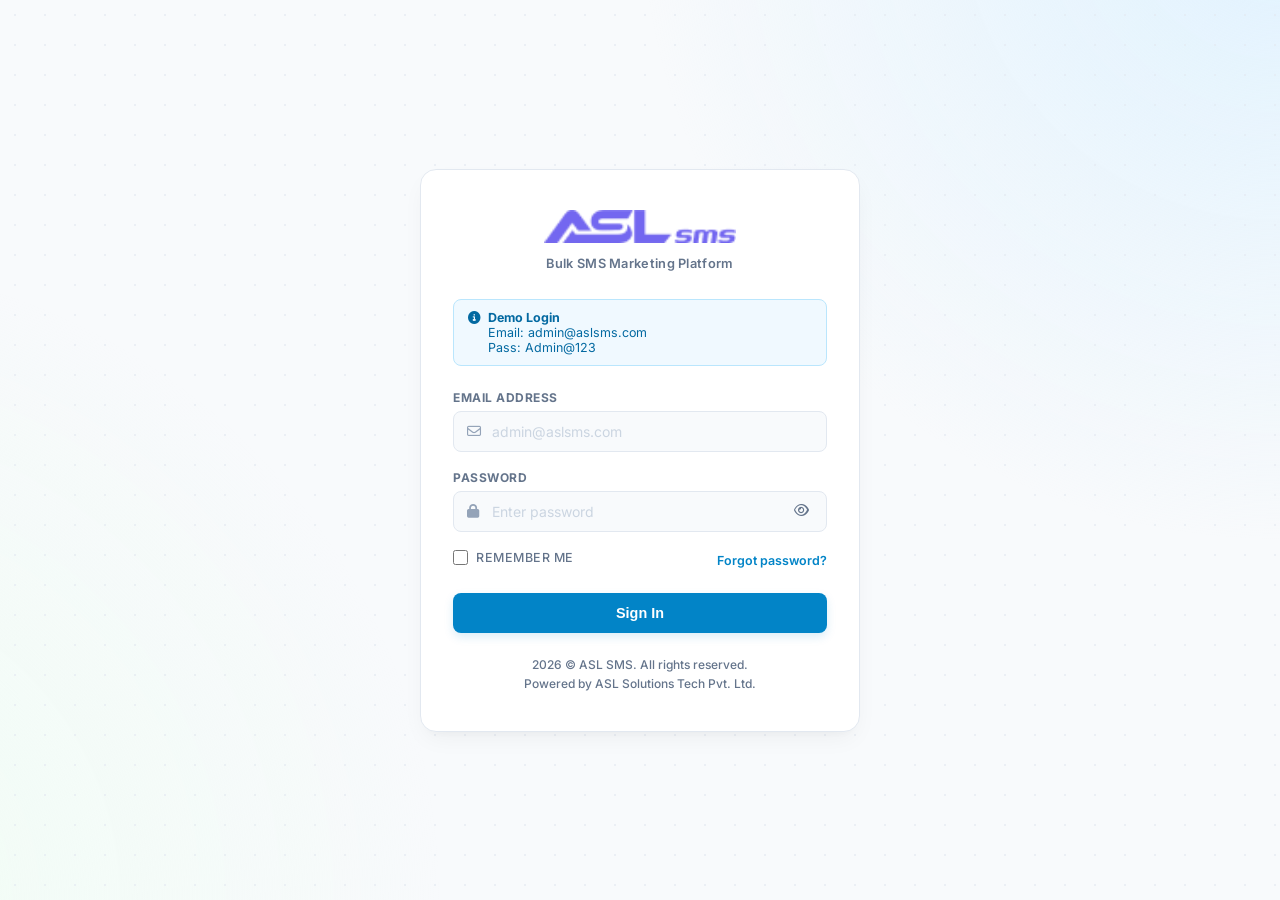
<file: sender-ids.html>
<!DOCTYPE html>
<html lang="en">
<head>
  <meta charset="UTF-8">
  <meta http-equiv="X-UA-Compatible" content="IE=edge">
  <meta name="viewport" content="width=device-width, initial-scale=1.0">
  <meta name="description" content="ASL SMS - Manage Sender IDs">
  <title>Manage Sender IDs | ASL SMS</title>
  <!-- Google Fonts: Inter -->
  <link rel="preconnect" href="https://fonts.googleapis.com">
  <link rel="preconnect" href="https://fonts.gstatic.com" crossorigin>
  <link href="https://fonts.googleapis.com/css2?family=Inter:wght@300;400;500;600;700;800&display=swap" rel="stylesheet">
  <!-- Font Awesome -->
  <link rel="stylesheet" href="https://cdnjs.cloudflare.com/ajax/libs/font-awesome/6.4.0/css/all.min.css">
  <!-- Styles -->
  <link rel="stylesheet" href="assets/css/style.css">
  <link rel="stylesheet" href="assets/css/dashboard.css">
</head>
<body>
  <div class="bg-decor"></div>
  <div class="bg-grid"></div>

  <!-- SIDEBAR -->
  <aside id="sidebar">
    <div class="logo-container">
      <a href="index.html" style="display: block;">
        <img class="logo-img" src="assets/img/logo/logo.png" alt="ASL SMS">
      </a>
    </div>

    <div class="sidebar-menu">
      <div class="menu-group">
        <a href="dashboard.html" class="menu-item">
          <div class="menu-item-left">
            <i class="fa-solid fa-chart-simple"></i>
            <span>Dashboard</span>
          </div>
        </a>
      </div>

      <div>
        <div class="menu-section-label">Manage & Items</div>
        <div class="menu-group">
          <!-- Expandable Manage Items -->
          <div class="menu-item" onclick="toggleSubmenu()" id="manageTrigger">
            <div class="menu-item-left">
              <i class="fa-solid fa-folder-open"></i>
              <span>Manage Items</span>
            </div>
            <i class="fa-solid fa-chevron-down" id="submenuArrow" style="font-size: 11px;"></i>
          </div>
          <div class="submenu-list" id="submenuList">
            <a href="sender-ids.html" class="submenu-item active" id="subitem-sender">
              <i class="fa-solid fa-circle" style="font-size: 6px; margin-right: 4px;"></i>Manage Sender Ids
            </a>
            <a href="templates.html" class="submenu-item" id="subitem-templates">
              <i class="fa-solid fa-circle" style="font-size: 6px; margin-right: 4px;"></i>Manage Templates
            </a>
          </div>
        </div>
      </div>

      <div>
        <div class="menu-section-label">Report</div>
        <div class="menu-group">
          <a href="sent-items.html" class="menu-item">
            <div class="menu-item-left">
              <i class="fa-solid fa-paper-plane"></i>
              <span>Sent Items</span>
            </div>
          </a>
          <a href="si-lookup.html" class="menu-item">
            <div class="menu-item-left">
              <i class="fa-solid fa-magnifying-glass"></i>
              <span>Si Lookup</span>
            </div>
          </a>
        </div>
      </div>

      <div>
        <div class="menu-section-label">Developer</div>
        <div class="menu-group">
          <!-- Expandable Developer Trigger -->
          <div class="menu-item" onclick="toggleDevSubmenu()" id="devTrigger">
            <div class="menu-item-left">
              <i class="fa-solid fa-code"></i>
              <span>Developer</span>
            </div>
            <i class="fa-solid fa-chevron-down" id="devSubmenuArrow" style="font-size: 11px;"></i>
          </div>
          <div class="submenu-list" id="devSubmenuList">
            <a href="api-keys.html" class="submenu-item" id="subitem-apikeys">
              <i class="fa-solid fa-circle" style="font-size: 6px; margin-right: 4px;"></i>Api Keys
            </a>
            <a href="docs.html" class="submenu-item" id="subitem-docs">
              <i class="fa-solid fa-circle" style="font-size: 6px; margin-right: 4px;"></i>Documentation
            </a>
          </div>
        </div>
      </div>
    </div>
  </aside>

  <!-- MAIN WRAPPER -->
  <div class="main-wrapper">
    <!-- HEADER -->
    <header>
      <div class="header-left">
        <button class="menu-toggle" onclick="toggleSidebar()">
          <i class="fa-solid fa-bars" style="font-size: 16px;"></i>
        </button>
        <div class="search-bar">
          <i class="fa-solid fa-magnifying-glass search-icon"></i>
          <input type="text" placeholder="Search (Ctrl+/)">
        </div>
      </div>

      <div class="header-right">
        <!-- balance -->
        <div class="balance-badge">
          <i class="fa-solid fa-wallet"></i>
          <span id="header-balance">907.96 SMS</span>
          <button class="balance-add-btn" onclick="addBalance()" title="Add Balance">+</button>
        </div>

        <!-- PROFILE DROPDOWN CONTAINER -->
        <div class="profile-container">
          <div class="profile-trigger" id="profileTrigger" onclick="toggleDropdown(event)">
            <div class="profile-avatar-wrap">
              <img class="profile-avatar" src="assets/img/avatars/1.jpg" alt="Avatar">
              <span class="profile-status"></span>
            </div>
            <i class="fa-solid fa-chevron-down" style="font-size: 10px; color: #64748b; margin-left: 2px;"></i>
          </div>

          <!-- Dropdown Panel -->
          <div class="dropdown-panel" id="profileDropdown">
            <div class="dropdown-header">
              <div class="dropdown-name" id="dropdown-username">Admin User</div>
              <div class="dropdown-status-row">
                <span class="dropdown-status-dot"></span>
                <span>Active</span>
              </div>
              <div class="dropdown-badge" id="dropdown-userrole">Admin</div>
            </div>
            <div class="dropdown-list">
              <a href="api-keys.html" class="dropdown-link">
                <i class="fa-solid fa-gear"></i>
                <span>Settings</span>
              </a>
              <a class="dropdown-link logout-btn" onclick="handleLogout()">
                <i class="fa-solid fa-right-from-bracket"></i>
                <span>Log Out</span>
              </a>
            </div>
          </div>
        </div>
      </div>
    </header>

    <!-- CONTENT -->
    <div class="page-content" id="view-container">
      <div class="view-title-container">
        <h2 class="view-title">Manage Sender Id</h2>
        <p class="view-subtitle">Register and manage your administrative 6-letter approved DLT Sender IDs.</p>
      </div>

      <div class="manage-controls">
        <div class="search-inputs-row">
          <div>
            <label>Sender ID</label>
            <input type="text" id="filterSenderId" placeholder="Sender ID" oninput="filterSenderIdsTable()">
          </div>
          <div>
            <label>Entity ID</label>
            <input type="text" id="filterEntityId" placeholder="Entity ID" oninput="filterSenderIdsTable()">
          </div>
        </div>
        <button class="btn-primary" onclick="openSenderModal()">
          <i class="fa-solid fa-plus"></i><span>Add Sender Id</span>
        </button>
      </div>

      <div class="manage-table-container">
        <table>
          <thead>
            <tr>
              <th style="width: 50px;">#</th>
              <th>Sender ID</th>
              <th>Entity ID</th>
              <th>Description</th>
              <th>Created At</th>
              <th>Modified At</th>
              <th>Status</th>
            </tr>
          </thead>
          <tbody id="senderTableBody">
            <!-- Dynamically populated from localStorage -->
          </tbody>
        </table>
      </div>
      
      <div class="pagination-row" style="margin-top: 24px;">
        <button class="pagination-btn">‹</button>
        <button class="pagination-btn active">1</button>
        <button class="pagination-btn">›</button>
      </div>
    </div>
  </div>

  <!-- TOAST -->
  <div class="toast" id="toast">Notification</div>

  <!-- SENDER ID MODAL -->
  <div class="modal-overlay" id="senderModal">
    <div class="modal-content">
      <div class="modal-header">
        <h3 class="modal-title">New Sender Id</h3>
        <button class="modal-close" onclick="closeSenderModal()">
          <i class="fa-solid fa-xmark"></i>
        </button>
      </div>
      <div class="modal-body">
        <div class="form-group">
          <label for="newSenderName">Sender Id</label>
          <input type="text" id="newSenderName" placeholder="6-letter Sender ID (e.g. OPNMSG)">
        </div>
        <div class="form-group">
          <label for="newSenderEntity">Entity Id</label>
          <input type="text" id="newSenderEntity" placeholder="DLT Registered Entity ID">
        </div>
        <div class="form-group">
          <label for="newSenderDesc">Description</label>
          <input type="text" id="newSenderDesc" placeholder="Context or brand purpose (Optional)">
        </div>
      </div>
      <div class="modal-footer">
        <button class="btn-submit-theme" onclick="saveSenderId()">Submit</button>
        <button class="btn-cancel-white" onclick="closeSenderModal()">Cancel</button>
      </div>
    </div>
  </div>

  <!-- SCRIPTS -->
  <script src="assets/js/index.js"></script>
  <script>
    const user = checkSession();
    if (user) {
      document.getElementById('dropdown-username').textContent = user.name || 'Admin User';
      document.getElementById('dropdown-userrole').textContent = user.role === 'Administrator' ? 'Admin' : (user.role || 'Admin');
      document.getElementById('header-balance').textContent = parseFloat(user.balance || 907.96).toFixed(2) + ' SMS';
    }

    function getSenders() { 
      return JSON.parse(localStorage.getItem('asl_senders') || '[]'); 
    }
    function setSenders(data) { 
      localStorage.setItem('asl_senders', JSON.stringify(data)); 
    }

    function openSenderModal() {
      document.getElementById('newSenderName').value = "";
      document.getElementById('newSenderEntity').value = "";
      document.getElementById('newSenderDesc').value = "";
      document.getElementById('senderModal').classList.add('open');
    }

    function closeSenderModal() {
      document.getElementById('senderModal').classList.remove('open');
    }

    function renderSenderIdsTable() {
      const senders = getSenders();
      const tbody = document.getElementById('senderTableBody');
      if (tbody) {
        tbody.innerHTML = senders.map((item, idx) => `
          <tr>
            <td>${idx + 1}</td>
            <td style="font-weight: 700; color: var(--brand);">${item.name}</td>
            <td>${item.entityId}</td>
            <td style="color: var(--text-muted); font-size: 12px;">${item.desc || ''}</td>
            <td style="color: var(--text-muted);">${item.created}</td>
            <td style="color: var(--text-muted);">${item.modified}</td>
            <td>
              <span class="badge ${item.status === 'Approved' ? 'success' : 'warning'}">${item.status}</span>
            </td>
          </tr>
        `).join('');
      }
    }

    function saveSenderId() {
      const name = document.getElementById('newSenderName').value.trim().toUpperCase();
      const entity = document.getElementById('newSenderEntity').value.trim();
      const desc = document.getElementById('newSenderDesc').value.trim();

      if (!name || !entity) {
        showToast("⚠️ Sender Id and Entity Id are required!");
        return;
      }

      if (name.length !== 6) {
        showToast("⚠️ Sender ID must be exactly 6 characters!");
        return;
      }

      let senders = getSenders();
      const now = new Date();
      const timeStr = now.toLocaleDateString() + " " + now.toLocaleTimeString().toLowerCase();

      senders.push({
        id: senders.length + 1,
        name,
        entityId: entity,
        desc,
        created: timeStr,
        modified: timeStr,
        status: 'Approved'
      });

      setSenders(senders);
      closeSenderModal();
      showToast("✅ Sender ID Added Successfully!");
      renderSenderIdsTable();
    }

    function filterSenderIdsTable() {
      const sVal = document.getElementById('filterSenderId').value.trim().toUpperCase();
      const eVal = document.getElementById('filterEntityId').value.trim();
      const senders = getSenders();

      const filtered = senders.filter(item => 
        (sVal === "" || item.name.includes(sVal)) && 
        (eVal === "" || item.entityId.includes(eVal))
      );

      const tbody = document.getElementById('senderTableBody');
      if (tbody) {
        tbody.innerHTML = filtered.map((item, idx) => `
          <tr>
            <td>${idx + 1}</td>
            <td style="font-weight: 700; color: var(--brand);">${item.name}</td>
            <td>${item.entityId}</td>
            <td style="color: var(--text-muted); font-size: 12px;">${item.desc || ''}</td>
            <td style="color: var(--text-muted);">${item.created}</td>
            <td style="color: var(--text-muted);">${item.modified}</td>
            <td>
              <span class="badge ${item.status === 'Approved' ? 'success' : 'warning'}">${item.status}</span>
            </td>
          </tr>
        `).join('');
      }
    }

    // Initialize layout list
    renderSenderIdsTable();
  </script>
</body>
</html>
</file>
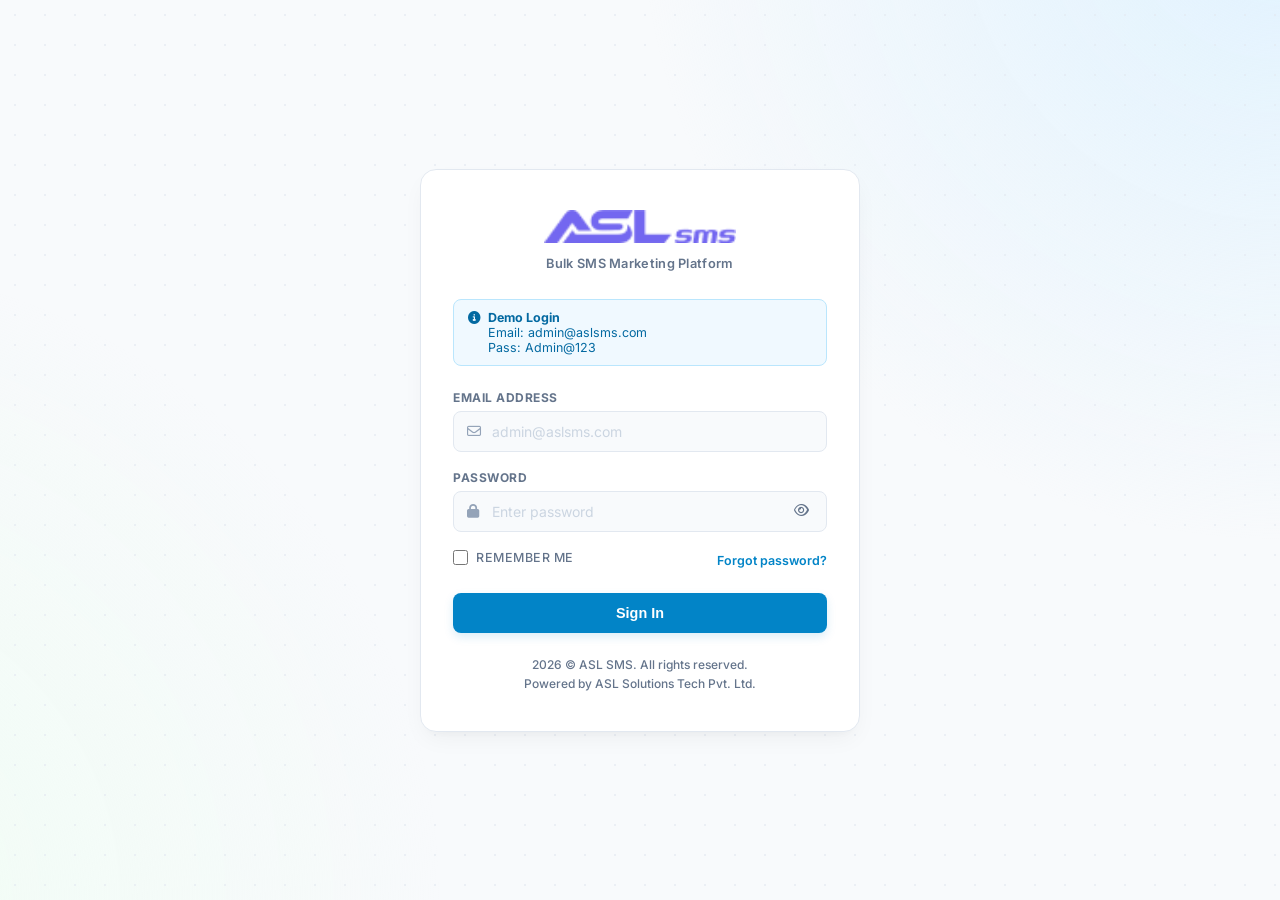
<file: sent-items.html>
<!DOCTYPE html>
<html lang="en">
<head>
  <meta charset="UTF-8">
  <meta http-equiv="X-UA-Compatible" content="IE=edge">
  <meta name="viewport" content="width=device-width, initial-scale=1.0">
  <meta name="description" content="ASL SMS - Sent Items Outbox">
  <title>Sent Items | ASL SMS</title>
  <!-- Google Fonts: Inter -->
  <link rel="preconnect" href="https://fonts.googleapis.com">
  <link rel="preconnect" href="https://fonts.gstatic.com" crossorigin>
  <link href="https://fonts.googleapis.com/css2?family=Inter:wght@300;400;500;600;700;800&display=swap" rel="stylesheet">
  <!-- Font Awesome -->
  <link rel="stylesheet" href="https://cdnjs.cloudflare.com/ajax/libs/font-awesome/6.4.0/css/all.min.css">
  <!-- Styles -->
  <link rel="stylesheet" href="assets/css/style.css">
  <link rel="stylesheet" href="assets/css/dashboard.css">
</head>
<body>
  <div class="bg-decor"></div>
  <div class="bg-grid"></div>

  <!-- SIDEBAR -->
  <aside id="sidebar">
    <div class="logo-container">
      <img class="logo-img" src="assets/img/logo/logo.png" alt="ASL SMS">
    </div>

    <div class="sidebar-menu">
      <div class="menu-group">
        <a href="dashboard.html" class="menu-item">
          <div class="menu-item-left">
            <i class="fa-solid fa-chart-simple"></i>
            <span>Dashboard</span>
          </div>
        </a>
      </div>

      <div>
        <div class="menu-section-label">Manage & Items</div>
        <div class="menu-group">
          <!-- Expandable Manage Items -->
          <div class="menu-item" onclick="toggleSubmenu()" id="manageTrigger">
            <div class="menu-item-left">
              <i class="fa-solid fa-folder-open"></i>
              <span>Manage Items</span>
            </div>
            <i class="fa-solid fa-chevron-down" id="submenuArrow" style="font-size: 11px;"></i>
          </div>
          <div class="submenu-list" id="submenuList">
            <a href="sender-ids.html" class="submenu-item" id="subitem-sender">
              <i class="fa-solid fa-circle" style="font-size: 6px; margin-right: 4px;"></i>Manage Sender Ids
            </a>
            <a href="templates.html" class="submenu-item" id="subitem-templates">
              <i class="fa-solid fa-circle" style="font-size: 6px; margin-right: 4px;"></i>Manage Templates
            </a>
          </div>
        </div>
      </div>

      <div>
        <div class="menu-section-label">Report</div>
        <div class="menu-group">
          <a href="sent-items.html" class="menu-item active">
            <div class="menu-item-left">
              <i class="fa-solid fa-paper-plane"></i>
              <span>Sent Items</span>
            </div>
          </a>
          <a href="si-lookup.html" class="menu-item">
            <div class="menu-item-left">
              <i class="fa-solid fa-magnifying-glass"></i>
              <span>Si Lookup</span>
            </div>
          </a>
        </div>
      </div>

      <div>
        <div class="menu-section-label">Developer</div>
        <div class="menu-group">
          <!-- Expandable Developer Trigger -->
          <div class="menu-item" onclick="toggleDevSubmenu()" id="devTrigger">
            <div class="menu-item-left">
              <i class="fa-solid fa-code"></i>
              <span>Developer</span>
            </div>
            <i class="fa-solid fa-chevron-down" id="devSubmenuArrow" style="font-size: 11px;"></i>
          </div>
          <div class="submenu-list" id="devSubmenuList">
            <a href="api-keys.html" class="submenu-item" id="subitem-apikeys">
              <i class="fa-solid fa-circle" style="font-size: 6px; margin-right: 4px;"></i>Api Keys
            </a>
            <a href="docs.html" class="submenu-item" id="subitem-docs">
              <i class="fa-solid fa-circle" style="font-size: 6px; margin-right: 4px;"></i>Documentation
            </a>
          </div>
        </div>
      </div>
    </div>
  </aside>

  <!-- MAIN WRAPPER -->
  <div class="main-wrapper">
    <!-- HEADER -->
    <header>
      <div class="header-left">
        <button class="menu-toggle" onclick="toggleSidebar()">
          <i class="fa-solid fa-bars" style="font-size: 16px;"></i>
        </button>
        <div class="search-bar">
          <i class="fa-solid fa-magnifying-glass search-icon"></i>
          <input type="text" placeholder="Search (Ctrl+/)">
        </div>
      </div>

      <div class="header-right">
        <!-- balance -->
        <div class="balance-badge">
          <i class="fa-solid fa-wallet"></i>
          <span id="header-balance">907.96 SMS</span>
          <button class="balance-add-btn" onclick="addBalance()" title="Add Balance">+</button>
        </div>

        <!-- PROFILE DROPDOWN CONTAINER -->
        <div class="profile-container">
          <div class="profile-trigger" id="profileTrigger" onclick="toggleDropdown(event)">
            <div class="profile-avatar-wrap">
              <img class="profile-avatar" src="assets/img/avatars/1.jpg" alt="Avatar">
              <span class="profile-status"></span>
            </div>
            <i class="fa-solid fa-chevron-down" style="font-size: 10px; color: #64748b; margin-left: 2px;"></i>
          </div>

          <!-- Dropdown Panel -->
          <div class="dropdown-panel" id="profileDropdown">
            <div class="dropdown-header">
              <div class="dropdown-name" id="dropdown-username">Admin User</div>
              <div class="dropdown-status-row">
                <span class="dropdown-status-dot"></span>
                <span>Active</span>
              </div>
              <div class="dropdown-badge" id="dropdown-userrole">Admin</div>
            </div>
            <div class="dropdown-list">
              <a href="api-keys.html" class="dropdown-link">
                <i class="fa-solid fa-gear"></i>
                <span>Settings</span>
              </a>
              <a class="dropdown-link logout-btn" onclick="handleLogout()">
                <i class="fa-solid fa-right-from-bracket"></i>
                <span>Log Out</span>
              </a>
            </div>
          </div>
        </div>
      </div>
    </header>

    <!-- CONTENT -->
    <div class="page-content" id="view-container">
      <div class="view-title-container">
        <h2 class="view-title">Sent Items Outbox</h2>
        <p class="view-subtitle">Review real-time transmission success codes, routing latency, and campaign message states.</p>
      </div>

      <div class="manage-controls">
        <div class="search-inputs-row">
          <div>
            <label>Recipient Mobile</label>
            <input type="text" id="filterPhone" placeholder="Mobile Number" oninput="filterSentTable()">
          </div>
          <div>
            <label>Sender ID</label>
            <input type="text" id="filterSender" placeholder="Sender ID" oninput="filterSentTable()">
          </div>
        </div>
      </div>

      <div class="manage-table-container">
        <table>
          <thead>
            <tr>
              <th style="width: 50px;">#</th>
              <th>Recipient</th>
              <th>Sender ID</th>
              <th>Message Content</th>
              <th>Sent Time</th>
              <th>Latency</th>
              <th>Status</th>
            </tr>
          </thead>
          <tbody id="sentTableBody">
            <!-- Populated dynamically -->
          </tbody>
        </table>
      </div>
      
      <div class="pagination-row" style="margin-top: 24px;">
        <button class="pagination-btn">‹</button>
        <button class="pagination-btn active">1</button>
        <button class="pagination-btn">›</button>
      </div>
    </div>
  </div>

  <!-- TOAST -->
  <div class="toast" id="toast">Notification</div>

  <!-- SCRIPTS -->
  <script src="assets/js/index.js"></script>
  <script>
    const user = checkSession();
    if (user) {
      document.getElementById('dropdown-username').textContent = user.name || 'Admin User';
      document.getElementById('dropdown-userrole').textContent = user.role === 'Administrator' ? 'Admin' : (user.role || 'Admin');
      document.getElementById('header-balance').textContent = parseFloat(user.balance || 907.96).toFixed(2) + ' SMS';
    }

    const defaultLogs = [
      { id: 1, to: '+919876543210', sender: 'OPNMSG', text: 'Your login verification OTP code is 8291. Validity is 5 mins.', time: '05-18-2026 10:14:02 am', latency: '0.6s', status: 'Delivered' },
      { id: 2, to: '+919887766554', sender: 'OPNMSG', text: 'Your login verification OTP code is 4301. Validity is 5 mins.', time: '05-18-2026 10:15:30 am', latency: '0.8s', status: 'Delivered' },
      { id: 3, to: '+919012345678', sender: 'OPNMSG', text: 'Your login verification OTP code is 1942. Validity is 5 mins.', time: '05-18-2026 10:18:12 am', latency: '1.2s', status: 'Delivered' },
      { id: 4, to: '+919321654987', sender: 'OPNMSG', text: 'Your login verification OTP code is 5502. Validity is 5 mins.', time: '05-18-2026 10:20:45 am', latency: '1.5s', status: 'Delivered' }
    ];

    if (!localStorage.getItem('asl_sent_logs')) {
      localStorage.setItem('asl_sent_logs', JSON.stringify(defaultLogs));
    }

    function getSentLogs() {
      return JSON.parse(localStorage.getItem('asl_sent_logs') || '[]');
    }

    function renderSentTable() {
      const logs = getSentLogs();
      const tbody = document.getElementById('sentTableBody');
      if (tbody) {
        tbody.innerHTML = logs.map((item, idx) => `
          <tr>
            <td>${idx + 1}</td>
            <td style="font-weight: 700; color: var(--text-dark);">${item.to}</td>
            <td style="font-weight: 700; color: var(--brand);">${item.sender}</td>
            <td style="color: var(--text-muted); font-size: 13px; max-width: 320px; white-space: nowrap; overflow: hidden; text-overflow: ellipsis;" title="${item.text}">${item.text}</td>
            <td style="color: var(--text-muted);">${item.time}</td>
            <td style="font-weight: 600; color: var(--brand);">${item.latency}</td>
            <td>
              <span class="badge ${item.status === 'Delivered' ? 'success' : 'warning'}">${item.status}</span>
            </td>
          </tr>
        `).join('');
      }
    }

    function filterSentTable() {
      const phoneVal = document.getElementById('filterPhone').value.trim();
      const senderVal = document.getElementById('filterSender').value.trim().toUpperCase();
      const logs = getSentLogs();

      const filtered = logs.filter(item => 
        (phoneVal === "" || item.to.includes(phoneVal)) && 
        (senderVal === "" || item.sender.includes(senderVal))
      );

      const tbody = document.getElementById('sentTableBody');
      if (tbody) {
        tbody.innerHTML = filtered.map((item, idx) => `
          <tr>
            <td>${idx + 1}</td>
            <td style="font-weight: 700; color: var(--text-dark);">${item.to}</td>
            <td style="font-weight: 700; color: var(--brand);">${item.sender}</td>
            <td style="color: var(--text-muted); font-size: 13px; max-width: 320px; white-space: nowrap; overflow: hidden; text-overflow: ellipsis;" title="${item.text}">${item.text}</td>
            <td style="color: var(--text-muted);">${item.time}</td>
            <td style="font-weight: 600; color: var(--brand);">${item.latency}</td>
            <td>
              <span class="badge ${item.status === 'Delivered' ? 'success' : 'warning'}">${item.status}</span>
            </td>
          </tr>
        `).join('');
      }
    }

    // Initial render
    renderSentTable();
  </script>
</body>
</html>
</file>
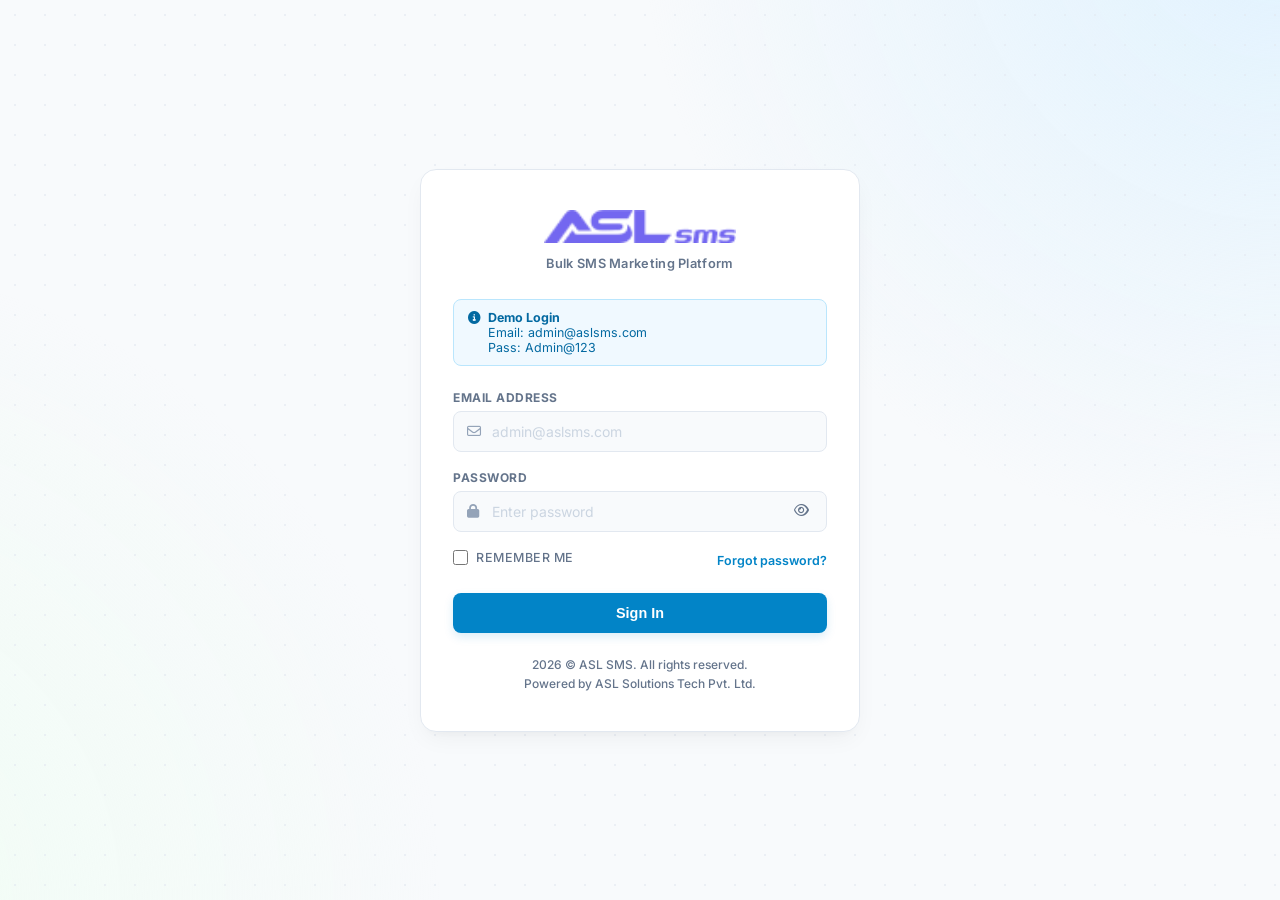
<file: si-lookup.html>
<!DOCTYPE html>
<html lang="en">
<head>
  <meta charset="UTF-8">
  <meta http-equiv="X-UA-Compatible" content="IE=edge">
  <meta name="viewport" content="width=device-width, initial-scale=1.0">
  <meta name="description" content="ASL SMS - Network Carrier Si Lookup">
  <title>Si Lookup | ASL SMS</title>
  <!-- Google Fonts: Inter -->
  <link rel="preconnect" href="https://fonts.googleapis.com">
  <link rel="preconnect" href="https://fonts.gstatic.com" crossorigin>
  <link href="https://fonts.googleapis.com/css2?family=Inter:wght@300;400;500;600;700;800&display=swap" rel="stylesheet">
  <!-- Font Awesome -->
  <link rel="stylesheet" href="https://cdnjs.cloudflare.com/ajax/libs/font-awesome/6.4.0/css/all.min.css">
  <!-- Styles -->
  <link rel="stylesheet" href="assets/css/style.css">
  <link rel="stylesheet" href="assets/css/dashboard.css">
</head>
<body>
  <div class="bg-decor"></div>
  <div class="bg-grid"></div>

  <!-- SIDEBAR -->
  <aside id="sidebar">
    <div class="logo-container">
      <img class="logo-img" src="assets/img/logo/logo.png" alt="ASL SMS">
    </div>

    <div class="sidebar-menu">
      <div class="menu-group">
        <a href="dashboard.html" class="menu-item">
          <div class="menu-item-left">
            <i class="fa-solid fa-chart-simple"></i>
            <span>Dashboard</span>
          </div>
        </a>
      </div>

      <div>
        <div class="menu-section-label">Manage & Items</div>
        <div class="menu-group">
          <!-- Expandable Manage Items -->
          <div class="menu-item" onclick="toggleSubmenu()" id="manageTrigger">
            <div class="menu-item-left">
              <i class="fa-solid fa-folder-open"></i>
              <span>Manage Items</span>
            </div>
            <i class="fa-solid fa-chevron-down" id="submenuArrow" style="font-size: 11px;"></i>
          </div>
          <div class="submenu-list" id="submenuList">
            <a href="sender-ids.html" class="submenu-item" id="subitem-sender">
              <i class="fa-solid fa-circle" style="font-size: 6px; margin-right: 4px;"></i>Manage Sender Ids
            </a>
            <a href="templates.html" class="submenu-item" id="subitem-templates">
              <i class="fa-solid fa-circle" style="font-size: 6px; margin-right: 4px;"></i>Manage Templates
            </a>
          </div>
        </div>
      </div>

      <div>
        <div class="menu-section-label">Report</div>
        <div class="menu-group">
          <a href="sent-items.html" class="menu-item">
            <div class="menu-item-left">
              <i class="fa-solid fa-paper-plane"></i>
              <span>Sent Items</span>
            </div>
          </a>
          <a href="si-lookup.html" class="menu-item active">
            <div class="menu-item-left">
              <i class="fa-solid fa-magnifying-glass"></i>
              <span>Si Lookup</span>
            </div>
          </a>
        </div>
      </div>

      <div>
        <div class="menu-section-label">Developer</div>
        <div class="menu-group">
          <!-- Expandable Developer Trigger -->
          <div class="menu-item" onclick="toggleDevSubmenu()" id="devTrigger">
            <div class="menu-item-left">
              <i class="fa-solid fa-code"></i>
              <span>Developer</span>
            </div>
            <i class="fa-solid fa-chevron-down" id="devSubmenuArrow" style="font-size: 11px;"></i>
          </div>
          <div class="submenu-list" id="devSubmenuList">
            <a href="api-keys.html" class="submenu-item" id="subitem-apikeys">
              <i class="fa-solid fa-circle" style="font-size: 6px; margin-right: 4px;"></i>Api Keys
            </a>
            <a href="docs.html" class="submenu-item" id="subitem-docs">
              <i class="fa-solid fa-circle" style="font-size: 6px; margin-right: 4px;"></i>Documentation
            </a>
          </div>
        </div>
      </div>
    </div>
  </aside>

  <!-- MAIN WRAPPER -->
  <div class="main-wrapper">
    <!-- HEADER -->
    <header>
      <div class="header-left">
        <button class="menu-toggle" onclick="toggleSidebar()">
          <i class="fa-solid fa-bars" style="font-size: 16px;"></i>
        </button>
        <div class="search-bar">
          <i class="fa-solid fa-magnifying-glass search-icon"></i>
          <input type="text" placeholder="Search (Ctrl+/)">
        </div>
      </div>

      <div class="header-right">
        <!-- balance -->
        <div class="balance-badge">
          <i class="fa-solid fa-wallet"></i>
          <span id="header-balance">907.96 SMS</span>
          <button class="balance-add-btn" onclick="addBalance()" title="Add Balance">+</button>
        </div>

        <!-- PROFILE DROPDOWN CONTAINER -->
        <div class="profile-container">
          <div class="profile-trigger" id="profileTrigger" onclick="toggleDropdown(event)">
            <div class="profile-avatar-wrap">
              <img class="profile-avatar" src="assets/img/avatars/1.jpg" alt="Avatar">
              <span class="profile-status"></span>
            </div>
            <i class="fa-solid fa-chevron-down" style="font-size: 10px; color: #64748b; margin-left: 2px;"></i>
          </div>

          <!-- Dropdown Panel -->
          <div class="dropdown-panel" id="profileDropdown">
            <div class="dropdown-header">
              <div class="dropdown-name" id="dropdown-username">Admin User</div>
              <div class="dropdown-status-row">
                <span class="dropdown-status-dot"></span>
                <span>Active</span>
              </div>
              <div class="dropdown-badge" id="dropdown-userrole">Admin</div>
            </div>
            <div class="dropdown-list">
              <a href="api-keys.html" class="dropdown-link">
                <i class="fa-solid fa-gear"></i>
                <span>Settings</span>
              </a>
              <a class="dropdown-link logout-btn" onclick="handleLogout()">
                <i class="fa-solid fa-right-from-bracket"></i>
                <span>Log Out</span>
              </a>
            </div>
          </div>
        </div>
      </div>
    </header>

    <!-- CONTENT -->
    <div class="page-content" id="view-container">
      <div class="view-title-container">
        <h2 class="view-title">Si Lookup Center</h2>
        <p class="view-subtitle">Query real-time network carriers, circle regions, and DND registration profiles instantly.</p>
      </div>

      <div class="lookup-card">
        <div class="form-group" style="margin-bottom: 0;">
          <label for="lookupMobileNumber">Enter Mobile Number</label>
          <div class="lookup-input-group">
            <input type="text" id="lookupMobileNumber" placeholder="e.g. 9876543210 (10 Digits)">
            <button class="btn-primary" onclick="performLookup()" id="lookupBtn">
              <i class="fa-solid fa-magnifying-glass"></i><span>Lookup</span>
            </button>
          </div>
        </div>

        <div class="lookup-result" id="lookupResultPanel">
          <div class="lookup-details-grid">
            <div class="lookup-detail-item">
              <div class="lookup-detail-label">Recipient</div>
              <div class="lookup-detail-value" id="res-mobile">+91 -</div>
            </div>
            <div class="lookup-detail-item">
              <div class="lookup-detail-label">Carrier Network</div>
              <div class="lookup-detail-value" id="res-carrier">-</div>
            </div>
            <div class="lookup-detail-item">
              <div class="lookup-detail-label">Circle / Region</div>
              <div class="lookup-detail-value" id="res-region">-</div>
            </div>
            <div class="lookup-detail-item">
              <div class="lookup-detail-label">DND Status</div>
              <div class="lookup-detail-value" id="res-dnd">-</div>
            </div>
            <div class="lookup-detail-item">
              <div class="lookup-detail-label">Latency Status</div>
              <div class="lookup-detail-value" id="res-latency" style="color: var(--success);">-</div>
            </div>
            <div class="lookup-detail-item">
              <div class="lookup-detail-label">Route Quality</div>
              <div class="lookup-detail-value" id="res-route" style="color: var(--brand);">-</div>
            </div>
          </div>
        </div>
      </div>
    </div>
  </div>

  <!-- TOAST -->
  <div class="toast" id="toast">Notification</div>

  <!-- SCRIPTS -->
  <script src="assets/js/index.js"></script>
  <script>
    const user = checkSession();
    if (user) {
      document.getElementById('dropdown-username').textContent = user.name || 'Admin User';
      document.getElementById('dropdown-userrole').textContent = user.role === 'Administrator' ? 'Admin' : (user.role || 'Admin');
      document.getElementById('header-balance').textContent = parseFloat(user.balance || 907.96).toFixed(2) + ' SMS';
    }

    function performLookup() {
      const input = document.getElementById('lookupMobileNumber').value.trim();
      const cleanNum = input.replace(/[^0-9]/g, '');

      if (cleanNum.length < 10) {
        showToast("⚠️ Please enter a valid 10-digit mobile number!");
        return;
      }

      const btn = document.getElementById('lookupBtn');
      const origContent = btn.innerHTML;
      btn.innerHTML = `<i class="fa-solid fa-circle-notch fa-spin"></i><span>Querying...</span>`;
      btn.disabled = true;

      // Simulated network telecom metadata generators
      const networks = ["Reliance Jio Infocomm Ltd", "Bharti Airtel Ltd", "Vodafone Idea Ltd (Vi)", "Bharat Sanchar Nigam Ltd (BSNL)"];
      const circles = ["Delhi NCR", "Maharashtra & Goa", "Karnataka", "West Bengal & Kolkata", "Mumbai Metro", "Tamil Nadu & Chennai"];
      const dndList = ["Non-DND (Fully Accessible)", "DND Active (Transactional Only)", "DND Active (Fully Blocked)"];

      setTimeout(() => {
        // Pseudo-random select based on the input number hash so same input gets same carrier result!
        const hash = [...cleanNum].reduce((acc, c) => acc + parseInt(c), 0);
        
        const carrier = networks[hash % networks.length];
        const circle = circles[hash % circles.length];
        const dnd = dndList[hash % dndList.length];
        const latency = (0.2 + (hash % 10) * 0.1).toFixed(1) + 's';
        const route = (hash % 2 === 0) ? "Premium Direct-Route (A++ Grade)" : "Standard Gateway Route (B+ Grade)";

        document.getElementById('res-mobile').textContent = "+91 " + cleanNum.slice(-10);
        document.getElementById('res-carrier').textContent = carrier;
        document.getElementById('res-region').textContent = circle;
        document.getElementById('res-dnd').textContent = dnd;
        document.getElementById('res-latency').textContent = latency;
        document.getElementById('res-route').textContent = route;

        // Visual presentation show panel
        document.getElementById('lookupResultPanel').classList.add('active');
        
        btn.innerHTML = origContent;
        btn.disabled = false;
        showToast("✅ Carrier intelligence results fetched successfully!");
      }, 1000);
    }
  </script>
</body>
</html>
</file>
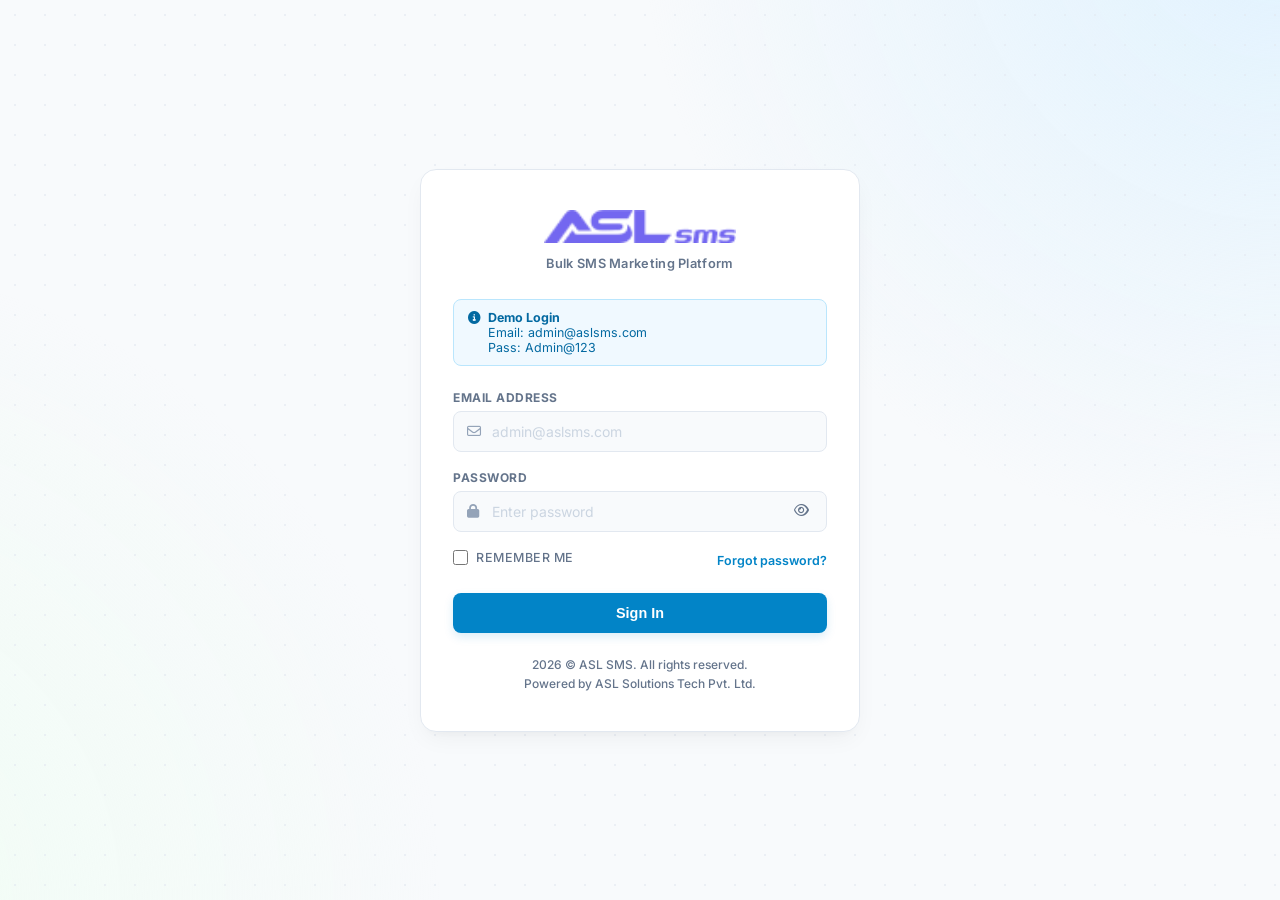
<file: templates.html>
<!DOCTYPE html>
<html lang="en">
<head>
  <meta charset="UTF-8">
  <meta http-equiv="X-UA-Compatible" content="IE=edge">
  <meta name="viewport" content="width=device-width, initial-scale=1.0">
  <meta name="description" content="ASL SMS - Manage Templates">
  <title>Manage Templates | ASL SMS</title>
  <!-- Google Fonts: Inter -->
  <link rel="preconnect" href="https://fonts.googleapis.com">
  <link rel="preconnect" href="https://fonts.gstatic.com" crossorigin>
  <link href="https://fonts.googleapis.com/css2?family=Inter:wght@300;400;500;600;700;800&display=swap" rel="stylesheet">
  <!-- Font Awesome -->
  <link rel="stylesheet" href="https://cdnjs.cloudflare.com/ajax/libs/font-awesome/6.4.0/css/all.min.css">
  <!-- Styles -->
  <link rel="stylesheet" href="assets/css/style.css">
  <link rel="stylesheet" href="assets/css/dashboard.css">
</head>
<body>
  <div class="bg-decor"></div>
  <div class="bg-grid"></div>

  <!-- SIDEBAR -->
  <aside id="sidebar">
    <div class="logo-container">
      <a href="index.html" style="display: block;">
        <img class="logo-img" src="assets/img/logo/logo.png" alt="ASL SMS">
      </a>
    </div>

    <div class="sidebar-menu">
      <div class="menu-group">
        <a href="dashboard.html" class="menu-item">
          <div class="menu-item-left">
            <i class="fa-solid fa-chart-simple"></i>
            <span>Dashboard</span>
          </div>
        </a>
      </div>

      <div>
        <div class="menu-section-label">Manage & Items</div>
        <div class="menu-group">
          <!-- Expandable Manage Items -->
          <div class="menu-item" onclick="toggleSubmenu()" id="manageTrigger">
            <div class="menu-item-left">
              <i class="fa-solid fa-folder-open"></i>
              <span>Manage Items</span>
            </div>
            <i class="fa-solid fa-chevron-down" id="submenuArrow" style="font-size: 11px;"></i>
          </div>
          <div class="submenu-list" id="submenuList">
            <a href="sender-ids.html" class="submenu-item" id="subitem-sender">
              <i class="fa-solid fa-circle" style="font-size: 6px; margin-right: 4px;"></i>Manage Sender Ids
            </a>
            <a href="templates.html" class="submenu-item active" id="subitem-templates">
              <i class="fa-solid fa-circle" style="font-size: 6px; margin-right: 4px;"></i>Manage Templates
            </a>
          </div>
        </div>
      </div>

      <div>
        <div class="menu-section-label">Report</div>
        <div class="menu-group">
          <a href="sent-items.html" class="menu-item">
            <div class="menu-item-left">
              <i class="fa-solid fa-paper-plane"></i>
              <span>Sent Items</span>
            </div>
          </a>
          <a href="si-lookup.html" class="menu-item">
            <div class="menu-item-left">
              <i class="fa-solid fa-magnifying-glass"></i>
              <span>Si Lookup</span>
            </div>
          </a>
        </div>
      </div>

      <div>
        <div class="menu-section-label">Developer</div>
        <div class="menu-group">
          <!-- Expandable Developer Trigger -->
          <div class="menu-item" onclick="toggleDevSubmenu()" id="devTrigger">
            <div class="menu-item-left">
              <i class="fa-solid fa-code"></i>
              <span>Developer</span>
            </div>
            <i class="fa-solid fa-chevron-down" id="devSubmenuArrow" style="font-size: 11px;"></i>
          </div>
          <div class="submenu-list" id="devSubmenuList">
            <a href="api-keys.html" class="submenu-item" id="subitem-apikeys">
              <i class="fa-solid fa-circle" style="font-size: 6px; margin-right: 4px;"></i>Api Keys
            </a>
            <a href="docs.html" class="submenu-item" id="subitem-docs">
              <i class="fa-solid fa-circle" style="font-size: 6px; margin-right: 4px;"></i>Documentation
            </a>
          </div>
        </div>
      </div>
    </div>
  </aside>

  <!-- MAIN WRAPPER -->
  <div class="main-wrapper">
    <!-- HEADER -->
    <header>
      <div class="header-left">
        <button class="menu-toggle" onclick="toggleSidebar()">
          <i class="fa-solid fa-bars" style="font-size: 16px;"></i>
        </button>
        <div class="search-bar">
          <i class="fa-solid fa-magnifying-glass search-icon"></i>
          <input type="text" placeholder="Search (Ctrl+/)">
        </div>
      </div>

      <div class="header-right">
        <!-- balance -->
        <div class="balance-badge">
          <i class="fa-solid fa-wallet"></i>
          <span id="header-balance">907.96 SMS</span>
          <button class="balance-add-btn" onclick="addBalance()" title="Add Balance">+</button>
        </div>

        <!-- PROFILE DROPDOWN CONTAINER -->
        <div class="profile-container">
          <div class="profile-trigger" id="profileTrigger" onclick="toggleDropdown(event)">
            <div class="profile-avatar-wrap">
              <img class="profile-avatar" src="assets/img/avatars/1.jpg" alt="Avatar">
              <span class="profile-status"></span>
            </div>
            <i class="fa-solid fa-chevron-down" style="font-size: 10px; color: #64748b; margin-left: 2px;"></i>
          </div>

          <!-- Dropdown Panel -->
          <div class="dropdown-panel" id="profileDropdown">
            <div class="dropdown-header">
              <div class="dropdown-name" id="dropdown-username">Admin User</div>
              <div class="dropdown-status-row">
                <span class="dropdown-status-dot"></span>
                <span>Active</span>
              </div>
              <div class="dropdown-badge" id="dropdown-userrole">Admin</div>
            </div>
            <div class="dropdown-list">
              <a href="api-keys.html" class="dropdown-link">
                <i class="fa-solid fa-gear"></i>
                <span>Settings</span>
              </a>
              <a class="dropdown-link logout-btn" onclick="handleLogout()">
                <i class="fa-solid fa-right-from-bracket"></i>
                <span>Log Out</span>
              </a>
            </div>
          </div>
        </div>
      </div>
    </header>

    <!-- CONTENT -->
    <div class="page-content" id="view-container">
      <div class="view-title-container">
        <h2 class="view-title">Manage Templates</h2>
        <p class="view-subtitle">Define, search, and manage approved message payload templates linked with DLT tokens.</p>
      </div>

      <div class="manage-controls">
        <div class="search-inputs-row">
          <div>
            <label>Sender Name</label>
            <input type="text" id="filterSender" placeholder="Sender (e.g. OPNMSG)" oninput="filterTemplatesTable()">
          </div>
          <div>
            <label>Template ID</label>
            <input type="text" id="filterTemplateId" placeholder="Template ID" oninput="filterTemplatesTable()">
          </div>
        </div>
        <button class="btn-primary" onclick="openTemplateModal()">
          <i class="fa-solid fa-plus"></i><span>Add Template</span>
        </button>
      </div>

      <div class="manage-table-container">
        <table>
          <thead>
            <tr>
              <th style="width: 50px;">#</th>
              <th>Sender</th>
              <th>Template ID</th>
              <th>Content</th>
              <th>Created At</th>
              <th>Modified At</th>
              <th>Status</th>
            </tr>
          </thead>
          <tbody id="templatesTableBody">
            <!-- Dynamically populated from localStorage -->
          </tbody>
        </table>
      </div>
      
      <div class="pagination-row" style="margin-top: 24px;">
        <button class="pagination-btn">‹</button>
        <button class="pagination-btn active">1</button>
        <button class="pagination-btn">›</button>
      </div>
    </div>
  </div>

  <!-- TOAST -->
  <div class="toast" id="toast">Notification</div>

  <!-- TEMPLATE MODAL -->
  <div class="modal-overlay" id="templateModal">
    <div class="modal-content">
      <div class="modal-header">
        <h3 class="modal-title">New DLT Template</h3>
        <button class="modal-close" onclick="closeTemplateModal()">
          <i class="fa-solid fa-xmark"></i>
        </button>
      </div>
      <div class="modal-body">
        <div class="form-group">
          <label for="newTemplateSender">Sender ID</label>
          <select id="newTemplateSender">
            <!-- Populated dynamically with approved sender IDs -->
          </select>
        </div>
        <div class="form-group">
          <label for="newTemplateIdInput">Template Id</label>
          <input type="text" id="newTemplateIdInput" placeholder="DLT Template ID (e.g. 1407...)">
        </div>
        <div class="form-group">
          <label for="newTemplateContentInput">Content</label>
          <textarea id="newTemplateContentInput" rows="4" oninput="updateCharCount(this)" placeholder="Message content body. Use {#var#} for dynamic values."></textarea>
          <span style="font-size: 11px; color: var(--text-muted); font-weight: 600; margin-top: 4px;" id="charCounter">Length 0</span>
        </div>
      </div>
      <div class="modal-footer">
        <button class="btn-submit-theme" onclick="saveTemplate()">Submit</button>
        <button class="btn-cancel-white" onclick="closeTemplateModal()">Cancel</button>
      </div>
    </div>
  </div>

  <!-- SCRIPTS -->
  <script src="assets/js/index.js"></script>
  <script>
    const user = checkSession();
    if (user) {
      document.getElementById('dropdown-username').textContent = user.name || 'Admin User';
      document.getElementById('dropdown-userrole').textContent = user.role === 'Administrator' ? 'Admin' : (user.role || 'Admin');
      document.getElementById('header-balance').textContent = parseFloat(user.balance || 907.96).toFixed(2) + ' SMS';
    }

    function getSenders() { 
      return JSON.parse(localStorage.getItem('asl_senders') || '[]'); 
    }
    function getTemplates() { 
      return JSON.parse(localStorage.getItem('asl_templates_full') || '[]'); 
    }
    function setTemplates(data) { 
      localStorage.setItem('asl_templates_full', JSON.stringify(data)); 
    }

    function updateCharCount(textarea) {
      const label = document.getElementById('charCounter');
      if (label) {
        label.textContent = `Length ${textarea.value.length}`;
      }
    }

    function openTemplateModal() {
      // Dynamic loading of approved DLT Sender IDs inside the selector dropdown
      const senders = getSenders();
      const selector = document.getElementById('newTemplateSender');
      if (selector) {
        if (senders.length === 0) {
          selector.innerHTML = `<option value="">No Approved Senders Found</option>`;
        } else {
          selector.innerHTML = senders.map(s => `<option value="${s.name}">${s.name} (${s.entityId})</option>`).join('');
        }
      }
      
      document.getElementById('newTemplateIdInput').value = "";
      document.getElementById('newTemplateContentInput').value = "";
      document.getElementById('charCounter').textContent = "Length 0";
      document.getElementById('templateModal').classList.add('open');
    }

    function closeTemplateModal() {
      document.getElementById('templateModal').classList.remove('open');
    }

    function renderTemplatesTable() {
      const templates = getTemplates();
      const tbody = document.getElementById('templatesTableBody');
      if (tbody) {
        tbody.innerHTML = templates.map((item, idx) => `
          <tr>
            <td>${idx + 1}</td>
            <td style="font-weight: 700; color: var(--brand);">${item.senderName}</td>
            <td>${item.templateId}</td>
            <td style="color: var(--text-dark); font-size: 13px; max-width: 300px; white-space: nowrap; overflow: hidden; text-overflow: ellipsis;" title="${item.content}">${item.content}</td>
            <td style="color: var(--text-muted);">${item.created}</td>
            <td style="color: var(--text-muted);">${item.modified}</td>
            <td>
              <span class="badge ${item.status === 'Approved' ? 'success' : 'warning'}">${item.status}</span>
            </td>
          </tr>
        `).join('');
      }
    }

    function saveTemplate() {
      const sender = document.getElementById('newTemplateSender').value;
      const templateId = document.getElementById('newTemplateIdInput').value.trim();
      const content = document.getElementById('newTemplateContentInput').value.trim();

      if (!sender) {
        showToast("⚠️ Please register and select an approved Sender ID first!");
        return;
      }
      if (!templateId || !content) {
        showToast("⚠️ Template ID and Content body are required!");
        return;
      }

      let templates = getTemplates();
      const now = new Date();
      const timeStr = now.toLocaleDateString() + " " + now.toLocaleTimeString().toLowerCase();

      templates.push({
        id: templates.length + 1,
        senderName: sender,
        templateId,
        content,
        created: timeStr,
        modified: timeStr,
        status: 'Approved'
      });

      setTemplates(templates);
      closeTemplateModal();
      showToast("Campaign Template Added & Approved Successfully!");
      renderTemplatesTable();
    }

    function filterTemplatesTable() {
      const senderVal = document.getElementById('filterSender').value.trim().toUpperCase();
      const idVal = document.getElementById('filterTemplateId').value.trim();
      const templates = getTemplates();

      const filtered = templates.filter(item => 
        (senderVal === "" || item.senderName.includes(senderVal)) && 
        (idVal === "" || item.templateId.includes(idVal))
      );

      const tbody = document.getElementById('templatesTableBody');
      if (tbody) {
        tbody.innerHTML = filtered.map((item, idx) => `
          <tr>
            <td>${idx + 1}</td>
            <td style="font-weight: 700; color: var(--brand);">${item.senderName}</td>
            <td>${item.templateId}</td>
            <td style="color: var(--text-dark); font-size: 13px; max-width: 300px; white-space: nowrap; overflow: hidden; text-overflow: ellipsis;" title="${item.content}">${item.content}</td>
            <td style="color: var(--text-muted);">${item.created}</td>
            <td style="color: var(--text-muted);">${item.modified}</td>
            <td>
              <span class="badge ${item.status === 'Approved' ? 'success' : 'warning'}">${item.status}</span>
            </td>
          </tr>
        `).join('');
      }
    }

    // Initialize layout list
    renderTemplatesTable();
  </script>
</body>
</html>
</file>
<file: assets/css/style.css>
*,
*::before,
*::after {
  box-sizing: border-box;
  margin: 0;
  padding: 0;
}

:root {
  --brand: #0284c7;
  /* Sky Blue */
  --brand-hover: #0369a1;
  --brand-dark: #0369a1;
  --brand-light: #38bdf8;
  --brand-glow: rgba(2, 132, 199, 0.15);
  --bg-main: #f8fafc;
  --bg-card: #ffffff;
  --text: #0f172a;
  --text-muted: #64748b;
  --border: #e2e8f0;
  --border-color: #e2e8f0;
  --error: #ef4444;
  --success: #10b981;
  --warning: #f59e0b;
  --danger: #ef4444;
  --info: #0ea5e9;
  --card-shadow: 0 1px 3px 0 rgba(0, 0, 0, 0.05), 0 1px 2px -1px rgba(0, 0, 0, 0.05);
  --card-shadow-hover: 0 4px 6px -1px rgba(0, 0, 0, 0.05), 0 2px 4px -2px rgba(0, 0, 0, 0.05);
  --font: 'Inter', sans-serif;
}

body,
html {
  font-family: var(--font);
  background-color: var(--bg-main);
  color: var(--text);
}

a {
  text-decoration: none;
}

/* Custom Sleek Scrollbar */
::-webkit-scrollbar {
  width: 6px;
  height: 6px;
}

::-webkit-scrollbar-track {
  background: transparent;
}

::-webkit-scrollbar-thumb {
  background: #cbd5e1;
  border-radius: 4px;
}

::-webkit-scrollbar-thumb:hover {
  background: #94a3b8;
}

/* --- Common Auth Body Reset --- */
.auth-body {
  min-height: 100vh;
  margin: 0;
  font-family: var(--font);
  background-color: var(--bg-main);
  color: var(--text);
  display: flex;
  align-items: center;
  justify-content: center;
  overflow-x: hidden;
  position: relative;
}

/* ---- Abstract Background ---- */
.bg-decor {
  position: fixed;
  inset: 0;
  z-index: 0;
  pointer-events: none;
  background: radial-gradient(circle 800px at 100% -100px, #e0f2fe 0%, transparent 80%),
    radial-gradient(circle 800px at -200px 100%, #f0fdf4 0%, transparent 80%);
}

.bg-grid {
  position: fixed;
  inset: 0;
  z-index: 0;
  pointer-events: none;
  background-image: radial-gradient(circle, #e2e8f0 1px, transparent 1px);
  background-size: 30px 30px;
  opacity: 0.6;
}

/* ---- Unified Clean Card Canvas ---- */
.login-card,
.reset-card,
.change-card,
.success-card {
  width: 100%;
  max-width: 440px;
  background-color: var(--bg-card);
  border: 1px solid var(--border);
  border-radius: 16px;
  padding: 40px 32px;
  box-shadow: 0 10px 25px -5px rgba(0, 0, 0, 0.05), 0 8px 10px -6px rgba(0, 0, 0, 0.03);
  position: relative;
  z-index: 10;
  animation: slideUp 0.35s cubic-bezier(0.16, 1, 0.3, 1);
}

@keyframes slideUp {
  from {
    opacity: 0;
    transform: translateY(15px);
  }

  to {
    opacity: 1;
    transform: translateY(0);
  }
}

/* ---- Logo & Typography ---- */
.logo-wrap {
  text-align: center;
  margin-bottom: 28px;
}

.logo-img {
  height: 34px;
  object-fit: contain;
  margin-bottom: 8px;
}

.logo-subtitle {
  font-size: 0.8rem;
  color: var(--text-muted);
  font-weight: 600;
  letter-spacing: 0.3px;
}

.card-title {
  font-size: 1.35rem;
  font-weight: 700;
  color: var(--text);
  margin-bottom: 6px;
}

.card-desc {
  font-size: 0.8rem;
  color: var(--text-muted);
  margin-bottom: 24px;
  line-height: 1.5;
}

/* ---- Hint Instruction Box ---- */
.hint-box {
  background: #f0f9ff;
  border: 1px solid #bae6fd;
  border-radius: 8px;
  padding: 10px 14px;
  margin-bottom: 24px;
  font-size: 0.78rem;
  color: #0369a1;
  display: flex;
  gap: 8px;
  align-items: flex-start;
}

.hint-box i {
  margin-top: 2px;
}

.hint-box strong {
  font-weight: 700;
}

/* ---- Form Fields ---- */
.form-group {
  margin-bottom: 18px;
}

label {
  display: block;
  font-size: 0.75rem;
  font-weight: 700;
  color: var(--text-muted);
  margin-bottom: 6px;
  letter-spacing: 0.5px;
  text-transform: uppercase;
}

.input-wrap {
  position: relative;
}

.input-wrap i.input-icon {
  position: absolute;
  left: 14px;
  top: 50%;
  transform: translateY(-50%);
  color: #94a3b8;
  font-size: 14px;
}

input[type="email"],
input[type="password"],
input[type="text"] {
  width: 100%;
  padding: 11px 14px 11px 38px;
  background: #f8fafc;
  border: 1px solid var(--border);
  border-radius: 8px;
  color: var(--text);
  font-size: 0.875rem;
  font-family: var(--font);
  transition: all 0.2s;
  outline: none;
}

input:focus {
  border-color: var(--brand);
  background: #ffffff;
  box-shadow: 0 0 0 3px var(--brand-glow);
}

input::placeholder {
  color: #cbd5e1;
}

.eye-btn {
  position: absolute;
  right: 14px;
  top: 50%;
  transform: translateY(-50%);
  background: none;
  border: none;
  cursor: pointer;
  color: var(--text-muted);
  padding: 4px;
  transition: color 0.2s;
  display: flex;
  align-items: center;
  justify-content: center;
}

.eye-btn:hover {
  color: var(--brand);
}

/* ---- Layout Rows ---- */
.form-row {
  display: flex;
  align-items: center;
  justify-content: space-between;
  margin-bottom: 22px;
}

.checkbox-wrap {
  display: flex;
  align-items: center;
  gap: 8px;
  cursor: pointer;
}

.checkbox-wrap input[type="checkbox"] {
  width: 15px;
  height: 15px;
  accent-color: var(--brand);
  cursor: pointer;
}

.checkbox-label {
  font-size: 0.78rem;
  color: var(--text-muted);
  font-weight: 500;
}

.forgot-link {
  font-size: 0.78rem;
  color: var(--brand);
  text-decoration: none;
  font-weight: 600;
}

.forgot-link:hover {
  color: var(--brand-hover);
  text-decoration: none;
  scale: 1.01;
}

.forgot-link:active {
  scale: 0.99;
}

/* ---- Primary Buttons ---- */
.btn-login,
.btn-submit-theme {
  width: 100%;
  padding: 12px;
  background: var(--brand);
  color: #fff;
  font-size: 0.9rem;
  font-weight: 700;
  border: none;
  border-radius: 8px;
  cursor: pointer;
  box-shadow: 0 4px 10px var(--brand-glow);
  transition: all 0.2s;
  display: flex;
  align-items: center;
  justify-content: center;
  gap: 8px;
  text-decoration: none;
}

.btn-login:hover,
.btn-submit-theme:hover {
  background: var(--brand-hover);
  box-shadow: 0 6px 14px rgba(2, 132, 199, 0.3);
}

.btn-login .btn-spinner {
  display: none;
  width: 16px;
  height: 16px;
  border: 2px solid rgba(255, 255, 255, 0.3);
  border-top-color: white;
  border-radius: 50%;
  animation: spin 0.6s linear infinite;
}

@keyframes spin {
  to {
    transform: rotate(360deg);
  }
}

/* ---- Toast Notifications ---- */
.toast-msg {
  position: fixed;
  bottom: 24px;
  left: 50%;
  transform: translateX(-50%) translateY(20px);
  background-color: #0f172a;
  color: #ffffff;
  padding: 12px 24px;
  border-radius: 8px;
  font-size: 13px;
  font-weight: 600;
  box-shadow: 0 10px 15px -3px rgba(0, 0, 0, 0.2);
  z-index: 200;
  opacity: 0;
  pointer-events: none;
  transition: all 0.3s cubic-bezier(0.16, 1, 0.3, 1);
  display: flex;
  align-items: center;
  gap: 8px;
}

.toast-msg.show {
  opacity: 1;
  transform: translateX(-50%) translateY(0);
}

/* ---- Errors & Footers ---- */
.error-msg {
  display: none;
  margin-top: 12px;
  background: #fef2f2;
  border: 1px solid #fca5a5;
  border-radius: 6px;
  padding: 8px 12px;
  font-size: 0.8rem;
  color: var(--error);
}

.login-footer {
  margin-top: 24px;
  text-align: center;
  font-size: 0.75rem;
  color: var(--text-muted);
  font-weight: 500;
}

.login-footer a {
  color: var(--text-muted);
  text-decoration: none;
  font-weight: 500;
  transition: color 0.15s ease;
}

.login-footer a:hover {
  color: var(--brand-dark);
  text-decoration: none;
  scale: 1.01;
}

.login-footer a:active {
  scale: 0.99;
}

/* ---- Success Alerts ---- */
.success-alert {
  display: none;
  background: #f0fdf4;
  border: 1px solid #bbf7d0;
  border-radius: 8px;
  padding: 14px;
  margin-bottom: 20px;
  color: #166534;
  font-size: 0.8rem;
  line-height: 1.5;
}

/* ---- Navigation Links ---- */
.back-link {
  display: inline-flex;
  align-items: center;
  justify-content: center;
  gap: 8px;
  margin: 24px auto 0 auto;
  font-size: 0.85rem;
  color: var(--text-muted);
  text-decoration: none;
  font-weight: 600;
  transition: all 0.2s ease;
  width: 100%;
}

.back-link i {
  font-size: 0.8rem;
  transition: transform 0.2s ease;
}

.back-link:hover {
  color: var(--brand);
  text-decoration: none;
}

.back-link:hover i {
  transform: translateX(-4px);
}

/* ---- Submit Buttons ---- */
.btn-submit {
  width: 100%;
  padding: 12px;
  background: var(--brand);
  color: #fff;
  font-size: 0.9rem;
  font-weight: 700;
  border: none;
  border-radius: 8px;
  cursor: pointer;
  box-shadow: 0 4px 10px var(--brand-glow);
  transition: all 0.2s;
  display: block;
  text-align: center;
  text-decoration: none;
}

.btn-submit:hover {
  background: var(--brand-hover);
  box-shadow: 0 6px 14px rgba(2, 132, 199, 0.3);
}

/* ---- Success Animations & Rings ---- */
.success-icon-container {
  position: relative;
  display: flex;
  align-items: center;
  justify-content: center;
  margin-bottom: 6px;
}

.pulse-ring {
  position: absolute;
  width: 80px;
  height: 80px;
  border-radius: 50%;
  background-color: rgba(16, 185, 129, 0.1);
  animation: pulse 2s infinite;
}

@keyframes pulse {
  0% {
    transform: scale(0.9);
    opacity: 1;
  }

  100% {
    transform: scale(1.3);
    opacity: 0;
  }
}

.success-icon-wrap {
  width: 64px;
  height: 64px;
  border-radius: 50%;
  background-color: #ecfdf5;
  color: var(--success);
  display: flex;
  align-items: center;
  justify-content: center;
  font-size: 28px;
  z-index: 2;
  box-shadow: 0 4px 10px rgba(16, 185, 129, 0.15);
}

/* Responsive Login Footer */

.login-footer {
  display: flex;
  flex-direction: column;
  align-items: center;
  gap: 4px;
}

.login-footer .footer-divider {
  display: none;
}
</file>
<file: assets/css/dashboard.css>
*, *::before, *::after {
  box-sizing: border-box;
  margin: 0;
  padding: 0;
}

:root {
  --font: 'Inter', sans-serif;
  --bg-main: #f8fafc;
  --bg-card: #ffffff;
  --sidebar-width: 260px;
  --sidebar-bg: #ffffff;
  --sidebar-text: #64748b;
  --sidebar-active-bg: #f0f9ff;
  --sidebar-active-text: #0284c7;
  --brand: #0284c7; /* Sky Blue */
  --brand-hover: #0369a1;
  --brand-glow: rgba(2, 132, 199, 0.1);
  --text-dark: #0f172a;
  --text-muted: #64748b;
  --border-color: #e2e8f0;
  --success: #10b981;
  --warning: #f59e0b;
  --danger: #ef4444;
  --info: #0ea5e9;
  --card-shadow: 0 1px 3px 0 rgba(0, 0, 0, 0.05), 0 1px 2px -1px rgba(0, 0, 0, 0.05);
  --card-shadow-hover: 0 4px 6px -1px rgba(0, 0, 0, 0.05), 0 2px 4px -2px rgba(0, 0, 0, 0.05);
}

body {
  font-family: var(--font);
  background-color: var(--bg-main);
  color: var(--text-dark);
  min-height: 100vh;
  display: flex;
  overflow-x: hidden;
}

/* --- SIDEBAR --- */
aside {
  width: var(--sidebar-width);
  background-color: var(--sidebar-bg);
  border-right: 1px solid var(--border-color);
  display: flex;
  flex-direction: column;
  height: 100vh;
  position: fixed;
  left: 0;
  top: 0;
  z-index: 50;
  transition: transform 0.3s ease;
}

.logo-container {
  padding: 20px 24px;
  display: flex;
  align-items: center;
  justify-content: space-between;
  border-bottom: 1px solid var(--border-color);
}

.logo-img {
  height: 32px;
  object-fit: contain;
}

.sidebar-menu {
  flex: 1;
  padding: 16px 12px;
  overflow-y: auto;
  display: flex;
  flex-direction: column;
  gap: 16px;
}

.menu-section-label {
  font-size: 10px;
  font-weight: 700;
  text-transform: uppercase;
  letter-spacing: 0.8px;
  color: #94a3b8;
  margin-bottom: 6px;
  padding-left: 12px;
  margin-top: 10px;
}

.menu-group {
  display: flex;
  flex-direction: column;
  gap: 2px;
}

.menu-item {
  display: flex;
  align-items: center;
  justify-content: space-between;
  padding: 10px 12px;
  border-radius: 8px;
  color: var(--sidebar-text);
  text-decoration: none;
  font-size: 13.5px;
  font-weight: 600;
  cursor: pointer;
  transition: all 0.15s ease;
}

.menu-item-left {
  display: flex;
  align-items: center;
  gap: 10px;
}

.menu-item i {
  font-size: 15px;
  width: 20px;
  text-align: center;
}

.menu-item:hover {
  background-color: #f8fafc;
  color: var(--text-dark);
}

.menu-item.active {
  background-color: var(--sidebar-active-bg);
  color: var(--sidebar-active-text);
}

/* Sub-menu styling */
.submenu-list {
  display: none;
  flex-direction: column;
  gap: 2px;
  padding-left: 16px;
  margin-top: 2px;
}

.submenu-item {
  display: flex;
  align-items: center;
  gap: 8px;
  padding: 8px 12px;
  font-size: 13px;
  font-weight: 600;
  color: var(--sidebar-text);
  text-decoration: none;
  border-radius: 6px;
  cursor: pointer;
  transition: all 0.15s;
}

.submenu-item i {
  font-size: 8px;
  color: #cbd5e1;
}

.submenu-item:hover {
  background-color: #f8fafc;
  color: var(--text-dark);
}

.submenu-item.active {
  color: var(--brand);
  background-color: var(--sidebar-active-bg);
}

.submenu-item.active i {
  color: var(--brand);
}

/* --- MAIN CONTENT WRAPPER --- */
.main-wrapper {
  margin-left: var(--sidebar-width);
  flex: 1;
  display: flex;
  flex-direction: column;
  min-width: 0;
  min-height: 100vh;
}

/* --- PAGE CONTAINER --- */
.page-content {
  padding: 24px;
  flex: 1;
  display: flex;
  flex-direction: column;
  gap: 24px;
  max-width: 1600px;
  width: 100%;
  margin: 0 auto;
  position: relative;
  z-index: 10;
}

/* --- TOP HEADER --- */
header {
  height: 64px;
  background-color: var(--bg-card);
  border-bottom: 1px solid var(--border-color);
  display: flex;
  align-items: center;
  justify-content: space-between;
  padding: 0 24px;
  position: sticky;
  top: 0;
  z-index: 40;
}

.header-left {
  display: flex;
  align-items: center;
  gap: 16px;
  flex: 1;
  max-width: 400px;
}

.menu-toggle {
  display: none;
  background: none;
  border: none;
  cursor: pointer;
  color: var(--text-dark);
}

.search-bar {
  position: relative;
  width: 100%;
}

.search-bar input {
  width: 100%;
  padding: 8px 12px 8px 36px;
  background-color: #f1f5f9;
  border: 1px solid transparent;
  border-radius: 8px;
  font-size: 13.5px;
  outline: none;
  transition: all 0.2s ease;
}

.search-bar input:focus {
  background-color: #ffffff;
  border-color: var(--brand);
  box-shadow: 0 0 0 3px var(--brand-glow);
}

.search-icon {
  position: absolute;
  left: 12px;
  top: 50%;
  transform: translateY(-50%);
  color: #94a3b8;
  pointer-events: none;
  font-size: 13px;
}

.header-right {
  display: flex;
  align-items: center;
  gap: 16px;
}

.balance-badge {
  display: flex;
  align-items: center;
  gap: 8px;
  background-color: #f8fafc;
  border: 1px solid var(--border-color);
  padding: 6px 12px;
  border-radius: 8px;
  font-size: 13px;
  font-weight: 700;
  color: var(--text-dark);
}

.balance-badge i {
  color: var(--brand);
}

.balance-add-btn {
  background-color: var(--brand);
  color: white;
  border: none;
  width: 18px;
  height: 18px;
  border-radius: 50%;
  display: flex;
  align-items: center;
  justify-content: center;
  cursor: pointer;
  font-size: 11px;
  font-weight: 800;
  transition: background 0.15s ease;
}

.balance-add-btn:hover {
  background-color: var(--brand-hover);
}

/* PROFILE DROPDOWN CONTAINER */
.profile-container {
  position: relative;
}

.profile-trigger {
  display: flex;
  align-items: center;
  gap: 8px;
  cursor: pointer;
  padding: 4px;
  border-radius: 8px;
  transition: background 0.15s;
}

.profile-trigger:hover {
  background-color: #f1f5f9;
}

.profile-avatar-wrap {
  position: relative;
  display: flex;
}

.profile-avatar {
  width: 32px;
  height: 32px;
  border-radius: 50%;
  object-fit: cover;
  border: 1.5px solid var(--border-color);
}

.profile-status {
  position: absolute;
  bottom: 0;
  right: 0;
  width: 8px;
  height: 8px;
  background-color: var(--success);
  border: 1.5px solid white;
  border-radius: 50%;
}

/* Dropdown Panel */
.dropdown-panel {
  position: absolute;
  top: 100%;
  right: 0;
  margin-top: 8px;
  width: 240px;
  background-color: #ffffff;
  border: 1px solid var(--border-color);
  border-radius: 12px;
  box-shadow: 0 10px 15px -3px rgba(0, 0, 0, 0.1), 0 4px 6px -4px rgba(0, 0, 0, 0.1);
  display: none;
  flex-direction: column;
  z-index: 100;
  animation: dropdownFade 0.2s cubic-bezier(0.16, 1, 0.3, 1);
}

@keyframes dropdownFade {
  from { opacity: 0; transform: translateY(8px); }
  to { opacity: 1; transform: translateY(0); }
}

.dropdown-panel.open {
  display: flex;
}

.dropdown-header {
  padding: 16px;
  border-bottom: 1px solid var(--border-color);
  display: flex;
  flex-direction: column;
  gap: 6px;
}

.dropdown-name {
  font-size: 14px;
  font-weight: 700;
  color: var(--text-dark);
}

.dropdown-status-row {
  display: flex;
  align-items: center;
  gap: 6px;
  font-size: 12px;
  color: var(--text-muted);
}

.dropdown-status-dot {
  width: 6px;
  height: 6px;
  border-radius: 50%;
  background-color: var(--success);
}

.dropdown-badge {
  align-self: flex-start;
  background-color: #f0f9ff;
  color: var(--brand);
  font-size: 11px;
  font-weight: 700;
  padding: 3px 8px;
  border-radius: 6px;
  text-transform: uppercase;
  letter-spacing: 0.5px;
  margin-top: 4px;
}

.dropdown-list {
  display: flex;
  flex-direction: column;
  padding: 6px;
}

.dropdown-link {
  display: flex;
  align-items: center;
  gap: 10px;
  padding: 10px 12px;
  font-size: 13px;
  font-weight: 600;
  color: var(--sidebar-text);
  text-decoration: none;
  border-radius: 8px;
  cursor: pointer;
  transition: all 0.15s;
}

.dropdown-link i {
  width: 16px;
  text-align: center;
  font-size: 14px;
}

.dropdown-link:hover {
  background-color: #f1f5f9;
  color: var(--text-dark);
}

.dropdown-link.logout-btn {
  color: var(--danger);
}
.dropdown-link.logout-btn:hover {
  background-color: #fef2f2;
  color: var(--danger);
}

/* --- PAGE CONTAINER --- */
.page-content {
  padding: 24px;
  flex: 1;
  overflow-y: visible;
  max-width: 1600px;
  width: 100%;
  margin: 0 auto;
}

/* --- DASHBOARD VIEW CSS --- */
.view-title-container {
  margin-bottom: 20px;
}

.view-title {
  font-size: 22px;
  font-weight: 700;
  color: var(--text-dark);
  letter-spacing: -0.5px;
}

.view-subtitle {
  font-size: 13.5px;
  color: var(--text-muted);
  margin-top: 2px;
}

/* Grid for Stats cards */
.stats-grid {
  display: grid;
  grid-template-columns: repeat(4, 1fr);
  gap: 16px;
  margin-bottom: 24px;
}

.stat-card {
  background-color: var(--bg-card);
  border-radius: 12px;
  padding: 20px;
  border: 1px solid var(--border-color);
  box-shadow: var(--card-shadow);
  display: flex;
  align-items: flex-start;
  justify-content: space-between;
  transition: all 0.2s ease;
  position: relative;
}

.stat-card::before {
  content: '';
  position: absolute;
  left: 0;
  top: 0;
  bottom: 0;
  width: 3.5px;
  border-radius: 12px 0 0 12px;
  background-color: transparent;
}

.stat-card.brand::before { background-color: var(--brand); }
.stat-card.warning::before { background-color: var(--warning); }
.stat-card.danger::before { background-color: var(--danger); }
.stat-card.info::before { background-color: var(--info); }

.stat-card:hover {
  box-shadow: var(--card-shadow-hover);
}

.stat-left {
  display: flex;
  flex-direction: column;
  gap: 10px;
}

.stat-icon-container {
  width: 36px;
  height: 36px;
  border-radius: 8px;
  display: flex;
  align-items: center;
  justify-content: center;
  font-size: 16px;
}

.stat-card.brand .stat-icon-container { background-color: #e0f2fe; color: var(--brand); }
.stat-card.warning .stat-icon-container { background-color: #fffbeb; color: var(--warning); }
.stat-card.danger .stat-icon-container { background-color: #fef2f2; color: var(--danger); }
.stat-card.info .stat-icon-container { background-color: #f0fdf4; color: var(--success); }

.stat-value {
  font-size: 24px;
  font-weight: 700;
  color: var(--text-dark);
  line-height: 1;
}

.stat-label-container {
  display: flex;
  flex-direction: column;
  gap: 2px;
}

.stat-label {
  font-size: 13px;
  font-weight: 600;
  color: var(--text-muted);
}

.stat-subtext {
  font-size: 11px;
  color: #94a3b8;
}

.stat-subtext span {
  font-weight: 600;
}

/* Grid for Charts & Overview */
.dashboard-details-grid {
  display: grid;
  grid-template-columns: 5fr 7fr;
  gap: 20px;
}

.card-panel {
  background-color: var(--bg-card);
  border-radius: 12px;
  border: 1px solid var(--border-color);
  box-shadow: var(--card-shadow);
  padding: 20px;
  display: flex;
  flex-direction: column;
  position: relative;
}

.panel-header {
  display: flex;
  align-items: center;
  justify-content: space-between;
  margin-bottom: 20px;
}

.panel-title-container {
  display: flex;
  flex-direction: column;
}

.panel-title {
  font-size: 15px;
  font-weight: 700;
  color: var(--text-dark);
}

.panel-subtitle {
  font-size: 12px;
  color: var(--text-muted);
  margin-top: 1px;
}

.panel-action-btn {
  background: none;
  border: none;
  cursor: pointer;
  color: var(--text-muted);
  padding: 4px;
  border-radius: 6px;
  transition: background 0.15s;
}

.panel-action-btn:hover {
  background-color: #f1f5f9;
  color: var(--text-dark);
}

/* Progress Segment styles */
.progress-bar-composite {
  display: flex;
  height: 20px;
  border-radius: 6px;
  overflow: hidden;
  margin-bottom: 24px;
}

.progress-segment {
  height: 100%;
  display: flex;
  align-items: center;
  justify-content: center;
  color: white;
  font-size: 9.5px;
  font-weight: 700;
  transition: width 0.3s ease;
}

.progress-segment.on-the-way { background-color: #f1f5f9; color: #64748b; }
.progress-segment.unloading { background-color: var(--brand); }
.progress-segment.loading { background-color: var(--success); }
.progress-segment.waiting { background-color: #38bdf8; }

.overview-list {
  display: flex;
  flex-direction: column;
  gap: 14px;
}

.overview-item {
  display: flex;
  align-items: center;
  justify-content: space-between;
  padding-bottom: 10px;
  border-bottom: 1px dashed var(--border-color);
}

.overview-item:last-child {
  border-bottom: none;
  padding-bottom: 0;
}

.overview-item-left {
  display: flex;
  align-items: center;
  gap: 10px;
}

.dot-indicator {
  width: 7px;
  height: 7px;
  border-radius: 50%;
}

.dot-indicator.on-the-way { background-color: #94a3b8; }
.dot-indicator.unloading { background-color: var(--brand); }
.dot-indicator.loading { background-color: var(--success); }
.dot-indicator.waiting { background-color: #38bdf8; }

.overview-item-name {
  font-size: 13px;
  font-weight: 600;
  color: var(--text-dark);
}

.overview-item-right {
  display: flex;
  align-items: center;
  gap: 16px;
}

.overview-item-duration {
  font-size: 12.5px;
  color: var(--text-muted);
}

.overview-item-percentage {
  font-size: 12.5px;
  font-weight: 700;
  color: var(--text-dark);
  width: 40px;
  text-align: right;
}

.select-dropdown {
  padding: 5px 10px;
  border-radius: 6px;
  border: 1px solid var(--border-color);
  background-color: #f8fafc;
  font-size: 12px;
  font-weight: 700;
  color: var(--brand);
  outline: none;
  cursor: pointer;
}

/* Chart styles */
.chart-container {
  position: relative;
  flex: 1;
  min-height: 220px;
  display: flex;
  align-items: center;
  justify-content: center;
}

.chart-legend {
  display: flex;
  justify-content: center;
  gap: 20px;
  margin-top: 12px;
}

.legend-item {
  display: flex;
  align-items: center;
  gap: 6px;
  font-size: 12px;
  font-weight: 600;
  color: var(--text-muted);
}

.legend-color {
  width: 10px;
  height: 10px;
  border-radius: 2px;
}

.legend-color.shipment { background-color: #f97316; }
.legend-color.delivery { background-color: var(--brand); }

/* Custom controls / Search and Add box in screens */
.manage-controls {
  display: flex;
  justify-content: space-between;
  align-items: center;
  gap: 16px;
  margin-bottom: 20px;
  flex-wrap: wrap;
}

.search-inputs-row {
  display: flex;
  gap: 12px;
  flex: 1;
  max-width: 600px;
}

.search-inputs-row div {
  flex: 1;
  position: relative;
}

.search-inputs-row label {
  display: block;
  font-size: 11px;
  font-weight: 700;
  color: var(--text-muted);
  margin-bottom: 6px;
}

.search-inputs-row input {
  width: 100%;
  padding: 9px 12px;
  border-radius: 6px;
  border: 1px solid var(--border-color);
  font-size: 13px;
  outline: none;
}

.search-inputs-row input:focus {
  border-color: var(--brand);
}

.btn-primary {
  background-color: var(--brand);
  color: white;
  border: none;
  padding: 9px 16px;
  border-radius: 8px;
  font-size: 13px;
  font-weight: 700;
  cursor: pointer;
  display: flex;
  align-items: center;
  gap: 6px;
  box-shadow: 0 4px 6px -1px rgba(2, 132, 199, 0.15);
  transition: background 0.15s;
}

.btn-primary:hover {
  background-color: var(--brand-hover);
}

/* Paging and tables */
.manage-table-container {
  background-color: var(--bg-card);
  border-radius: 12px;
  border: 1px solid var(--border-color);
  box-shadow: var(--card-shadow);
  overflow-x: auto;
  margin-top: 16px;
}

table {
  width: 100%;
  border-collapse: collapse;
  text-align: left;
  font-size: 13px;
}

th {
  background-color: #f8fafc;
  padding: 12px 16px;
  font-weight: 700;
  color: var(--text-muted);
  border-bottom: 1px solid var(--border-color);
  font-size: 11px;
  text-transform: uppercase;
  letter-spacing: 0.5px;
  white-space: nowrap;
}

td {
  padding: 12px 16px;
  border-bottom: 1px solid var(--border-color);
  color: var(--text-dark);
  white-space: nowrap;
}

tr:last-child td {
  border-bottom: none;
}

tbody tr {
  transition: background-color 0.2s ease;
}

tbody tr:hover {
  background-color: rgba(2, 132, 199, 0.04); /* Light sky-blue hover background */
}

/* Custom pagination indicators matching screenshot */
.pagination-row {
  display: flex;
  justify-content: center;
  align-items: center;
  gap: 8px;
  margin-bottom: 16px;
}

.pagination-btn {
  width: 28px;
  height: 28px;
  border-radius: 50%;
  border: 1px solid var(--border-color);
  background-color: #ffffff;
  display: flex;
  align-items: center;
  justify-content: center;
  cursor: pointer;
  font-size: 12px;
  font-weight: 700;
  color: var(--text-muted);
  transition: all 0.15s;
}

.pagination-btn:hover {
  background-color: #f1f5f9;
  color: var(--text-dark);
}

.pagination-btn.active {
  background-color: var(--brand);
  border-color: var(--brand);
  color: white;
}

.badge {
  display: inline-flex;
  align-items: center;
  padding: 3px 8px;
  border-radius: 12px;
  font-size: 11.5px;
  font-weight: 700;
}

.badge.success { background-color: #ecfdf5; color: #047857; }
.badge.warning { background-color: #fffbeb; color: #b45309; }
.badge.danger { background-color: #fef2f2; color: #b91c1c; }

.action-icons-wrap {
  display: flex;
  align-items: center;
  gap: 8px;
}

.action-btn {
  background: none;
  border: none;
  cursor: pointer;
  color: var(--text-muted);
  transition: color 0.15s;
}

.action-btn:hover { color: var(--brand); }

/* Modals exactly matching screenshots */
.modal-overlay {
  position: fixed;
  inset: 0;
  background-color: rgba(15, 23, 42, 0.4);
  backdrop-filter: blur(2px);
  z-index: 100;
  display: none;
  align-items: center;
  justify-content: center;
  padding: 16px;
}

.modal-overlay.open {
  display: flex;
}

.modal-content {
  background-color: var(--bg-card);
  border-radius: 12px;
  width: 100%;
  max-width: 440px;
  border: 1px solid var(--border-color);
  box-shadow: 0 20px 25px -5px rgba(0, 0, 0, 0.08), 0 8px 10px -6px rgba(0, 0, 0, 0.08);
  overflow: hidden;
  animation: modalFadeIn 0.25s cubic-bezier(0.16, 1, 0.3, 1);
}

@keyframes modalFadeIn {
  from { opacity: 0; transform: scale(0.96) translateY(8px); }
  to { opacity: 1; transform: scale(1) translateY(0); }
}

.modal-header {
  padding: 16px 20px;
  border-bottom: 1px solid var(--border-color);
  display: flex;
  align-items: center;
  justify-content: space-between;
}

.modal-title {
  font-size: 16px;
  font-weight: 700;
  color: var(--text-dark);
}

.modal-close {
  background: none;
  border: none;
  cursor: pointer;
  color: #94a3b8;
  display: flex;
}

.modal-close:hover {
  color: var(--text-dark);
}

.modal-body {
  padding: 20px;
}

.form-group {
  margin-bottom: 16px;
  display: flex;
  flex-direction: column;
  gap: 6px;
}

.form-group label {
  font-size: 13px;
  font-weight: 600;
  color: #475569;
}

.form-group input, .form-group select, .form-group textarea {
  padding: 9px 12px;
  border-radius: 6px;
  border: 1px solid var(--border-color);
  outline: none;
  font-size: 13.5px;
  font-family: var(--font);
  background-color: #ffffff;
  transition: border 0.15s;
}

.form-group input:focus, .form-group select:focus, .form-group textarea:focus {
  border-color: var(--brand);
}

.form-group input::placeholder, .form-group textarea::placeholder {
  color: #cbd5e1;
}

.modal-footer {
  padding: 16px 20px;
  display: flex;
  justify-content: flex-start;
  gap: 12px;
  border-top: none;
}

/* Theme submit & white cancel exactly matching screenshot */
.btn-submit-theme {
  background-color: var(--brand);
  color: white;
  border: none;
  padding: 10px 24px;
  border-radius: 8px;
  font-size: 13.5px;
  font-weight: 700;
  cursor: pointer;
  box-shadow: 0 4px 6px -1px rgba(2, 132, 199, 0.15);
  transition: background 0.15s;
}

.btn-submit-theme:hover {
  background-color: var(--brand-hover);
}

.btn-cancel-white {
  background-color: #ffffff;
  border: 1px solid var(--border-color);
  color: #64748b;
  padding: 10px 24px;
  border-radius: 8px;
  font-size: 13.5px;
  font-weight: 700;
  cursor: pointer;
  transition: background 0.15s;
}

.btn-cancel-white:hover {
  background-color: #f8fafc;
  color: var(--text-dark);
}

/* SI Lookup */
.lookup-card {
  background-color: var(--bg-card);
  border-radius: 12px;
  border: 1px solid var(--border-color);
  box-shadow: var(--card-shadow);
  padding: 24px;
  max-width: 600px;
  margin: 0 auto;
}

.lookup-input-group {
  display: flex;
  gap: 10px;
  margin-top: 16px;
  margin-bottom: 20px;
}

.lookup-input-group input {
  flex: 1;
  padding: 10px 14px;
  border-radius: 6px;
  border: 1px solid var(--border-color);
  outline: none;
  font-size: 13.5px;
}

.lookup-input-group input:focus {
  border-color: var(--brand);
}

.lookup-result {
  display: none;
  border-top: 1px solid var(--border-color);
  padding-top: 16px;
}

.lookup-result.active {
  display: block;
}

.lookup-details-grid {
  display: grid;
  grid-template-columns: repeat(2, 1fr);
  gap: 12px;
}

.lookup-detail-item {
  background-color: #f8fafc;
  padding: 12px 14px;
  border-radius: 8px;
  border: 1px solid #f1f5f9;
}

.lookup-detail-label {
  font-size: 11px;
  color: var(--text-muted);
  margin-bottom: 2px;
  font-weight: 700;
  text-transform: uppercase;
  letter-spacing: 0.5px;
}

.lookup-detail-value {
  font-size: 13px;
  font-weight: 700;
  color: var(--text-dark);
}

/* API Settings */
.developer-card {
  background-color: var(--bg-card);
  border-radius: 12px;
  border: 1px solid var(--border-color);
  box-shadow: var(--card-shadow);
  padding: 20px;
  margin-bottom: 20px;
}

.api-key-container {
  display: flex;
  align-items: center;
  gap: 10px;
  background-color: #f8fafc;
  border: 1px solid var(--border-color);
  padding: 10px 14px;
  border-radius: 8px;
  font-family: monospace;
  font-size: 13px;
  margin-top: 12px;
}

.api-key-value {
  flex: 1;
  overflow: hidden;
  text-overflow: ellipsis;
  white-space: nowrap;
}

.developer-action-btn {
  background-color: transparent;
  border: none;
  cursor: pointer;
  color: var(--text-muted);
  padding: 4px;
  border-radius: 4px;
  display: flex;
}

.developer-action-btn:hover {
  color: var(--text-dark);
}

.code-snippet {
  background-color: #1e293b;
  color: #f8fafc;
  padding: 16px;
  border-radius: 8px;
  font-family: monospace;
  font-size: 12px;
  overflow-x: auto;
  margin-top: 12px;
  position: relative;
}

.copy-snippet-btn {
  position: absolute;
  top: 8px;
  right: 8px;
  background-color: rgba(255, 255, 255, 0.1);
  color: white;
  border: none;
  padding: 3px 6px;
  border-radius: 4px;
  font-size: 10px;
  cursor: pointer;
}

/* Toast */
.toast {
  position: fixed;
  bottom: 20px;
  right: 20px;
  background-color: #0f172a;
  color: white;
  padding: 10px 20px;
  border-radius: 8px;
  box-shadow: 0 4px 12px rgba(0, 0, 0, 0.1);
  font-size: 13px;
  font-weight: 600;
  z-index: 1000;
  transform: translateY(100px);
  opacity: 0;
  transition: all 0.25s cubic-bezier(0.16, 1, 0.3, 1);
}

.toast.show {
  transform: translateY(0);
  opacity: 1;
}

@media (max-width: 900px) {
  aside {
    transform: translateX(-100%);
  }
  aside.open {
    transform: translateX(0);
  }
  .main-wrapper {
    margin-left: 0;
  }
  .menu-toggle {
    display: block;
  }
}

@media (max-width: 1200px) {
  .stats-grid {
    grid-template-columns: repeat(2, 1fr);
  }
  .dashboard-details-grid {
    grid-template-columns: 1fr;
  }
}

@media (max-width: 600px) {
  .stats-grid {
    grid-template-columns: 1fr;
  }
  .search-bar {
    display: none;
  }
  .header-left {
    max-width: fit-content;
  }
  header {
    padding: 0 12px;
  }
  .balance-badge {
    padding: 5px 10px;
    font-size: 12px;
    gap: 6px;
  }
}

/* ==========================================================================
   MODAL DIALOG LAYOUT & ANIMATIONS
   ========================================================================== */
.modal-overlay {
  position: fixed;
  inset: 0;
  background-color: rgba(15, 23, 42, 0.4);
  backdrop-filter: blur(4px);
  z-index: 1000;
  display: flex;
  align-items: center;
  justify-content: center;
  opacity: 0;
  pointer-events: none;
  transition: opacity 0.25s cubic-bezier(0.16, 1, 0.3, 1);
}

.modal-overlay.open {
  opacity: 1;
  pointer-events: all;
}

.modal-content {
  background-color: var(--bg-card);
  border: 1px solid var(--border-color);
  border-radius: 16px;
  width: 100%;
  max-width: 500px;
  box-shadow: 0 20px 25px -5px rgba(0, 0, 0, 0.1), 0 10px 10px -5px rgba(0, 0, 0, 0.04);
  transform: scale(0.95);
  transition: transform 0.25s cubic-bezier(0.16, 1, 0.3, 1);
  display: flex;
  flex-direction: column;
}

.modal-overlay.open .modal-content {
  transform: scale(1);
}

.modal-header {
  padding: 20px 24px;
  border-bottom: 1px solid var(--border-color);
  display: flex;
  align-items: center;
  justify-content: space-between;
}

.modal-title {
  font-size: 16px;
  font-weight: 700;
  color: var(--text-dark);
}

.modal-close {
  background: none;
  border: none;
  cursor: pointer;
  color: var(--text-muted);
  font-size: 18px;
  display: flex;
  transition: color 0.15s ease;
}

.modal-close:hover {
  color: var(--brand);
}

.modal-body {
  padding: 24px;
  display: flex;
  flex-direction: column;
  gap: 16px;
}

.modal-footer {
  padding: 16px 24px 20px 24px;
  border-top: 1px solid var(--border-color);
  display: flex;
  justify-content: flex-end;
  gap: 12px;
}

.btn-submit-theme {
  background-color: var(--brand);
  color: #ffffff;
  border: none;
  padding: 10px 20px;
  border-radius: 8px;
  font-size: 13px;
  font-weight: 700;
  cursor: pointer;
  box-shadow: 0 4px 6px -1px rgba(2, 132, 199, 0.15);
  transition: all 0.15s ease;
}

.btn-submit-theme:hover {
  background-color: var(--brand-hover);
  box-shadow: 0 6px 10px rgba(2, 132, 199, 0.3);
}

.btn-cancel-white {
  background-color: #ffffff;
  color: var(--text-muted);
  border: 1px solid var(--border-color);
  padding: 10px 20px;
  border-radius: 8px;
  font-size: 13px;
  font-weight: 600;
  cursor: pointer;
  transition: all 0.15s;
}

.btn-cancel-white:hover {
  background-color: #f8fafc;
  color: var(--text-dark);
  border-color: #cbd5e1;
}

/* ==========================================================================
   SI TELECOM CARRIER LOOKUP INTERFACE
   ========================================================================== */
.lookup-card {
  background-color: var(--bg-card);
  border: 1px solid var(--border-color);
  border-radius: 12px;
  box-shadow: var(--card-shadow);
  padding: 24px;
  display: flex;
  flex-direction: column;
  gap: 20px;
}

.lookup-input-group {
  display: flex;
  gap: 12px;
  margin-top: 8px;
}

.lookup-input-group input {
  flex: 1;
  padding: 10px 14px;
  border-radius: 8px;
  border: 1px solid var(--border-color);
  background-color: #f8fafc;
  font-size: 14px;
  outline: none;
  transition: all 0.2s ease;
}

.lookup-input-group input:focus {
  background-color: #ffffff;
  border-color: var(--brand);
  box-shadow: 0 0 0 3px var(--brand-glow);
}

.lookup-result {
  display: none;
  border-top: 1px dashed var(--border-color);
  padding-top: 24px;
  animation: slideDown 0.3s cubic-bezier(0.16, 1, 0.3, 1) forwards;
}

.lookup-result.active {
  display: block;
}

@keyframes slideDown {
  from { opacity: 0; transform: translateY(-10px); }
  to { opacity: 1; transform: translateY(0); }
}

.lookup-details-grid {
  display: grid;
  grid-template-columns: repeat(3, 1fr);
  gap: 16px;
}

.lookup-detail-item {
  background-color: #f8fafc;
  border: 1px solid var(--border-color);
  border-radius: 8px;
  padding: 16px;
  display: flex;
  flex-direction: column;
  gap: 6px;
}

@media (max-width: 768px) {
  .lookup-details-grid {
    grid-template-columns: 1fr;
  }
}

/* ==========================================================================
   DEVELOPER API SECURE CREDENTIALS INTERFACE
   ========================================================================== */
.api-card {
  background-color: var(--bg-card);
  border: 1px solid var(--border-color);
  border-radius: 12px;
  box-shadow: var(--card-shadow);
  padding: 24px;
  display: flex;
  flex-direction: column;
  gap: 20px;
}

.api-keys-grid {
  display: grid;
  grid-template-columns: repeat(2, 1fr);
  gap: 20px;
}

.api-key-box {
  background-color: #f8fafc;
  border: 1px solid var(--border-color);
  border-radius: 8px;
  padding: 16px 20px;
  display: flex;
  flex-direction: column;
  gap: 12px;
}

.api-key-header {
  display: flex;
  justify-content: space-between;
  align-items: center;
}

.api-key-label {
  font-size: 11px;
  font-weight: 700;
  text-transform: uppercase;
  color: var(--text-muted);
  letter-spacing: 0.5px;
}

.api-key-badge.live {
  background-color: #ecfdf5;
  color: #059669;
  font-size: 10px;
  font-weight: 700;
  padding: 2px 6px;
  border-radius: 4px;
  text-transform: uppercase;
  letter-spacing: 0.5px;
}

.api-key-input-row {
  display: flex;
  align-items: center;
  gap: 8px;
  background-color: #ffffff;
  border: 1px solid var(--border-color);
  border-radius: 6px;
  padding: 4px 8px;
}

.api-key-input-row input {
  flex: 1;
  border: none;
  background: none;
  font-family: monospace;
  font-size: 13.5px;
  color: var(--text-dark);
  font-weight: 600;
  outline: none;
  padding: 6px 4px;
}

.api-key-action-btn {
  background: none;
  border: none;
  cursor: pointer;
  color: var(--text-muted);
  padding: 6px;
  border-radius: 4px;
  display: flex;
  transition: all 0.15s;
}

.api-key-action-btn:hover {
  background-color: #f1f5f9;
  color: var(--brand);
}

.api-warning-row {
  background-color: #fffbeb;
  border: 1px solid #fef3c7;
  border-radius: 8px;
  padding: 14px 18px;
  display: flex;
  align-items: flex-start;
  gap: 12px;
  font-size: 12.5px;
  line-height: 1.5;
  color: #b45309;
}

.api-warning-row i {
  color: #d97706;
  margin-top: 2px;
}

.api-card-footer {
  display: flex;
  justify-content: flex-end;
  border-top: 1px solid var(--border-color);
  padding-top: 18px;
}

.btn-rotate {
  background-color: #ef4444; /* Alert Red */
  color: #ffffff;
  border: none;
  padding: 10px 18px;
  border-radius: 8px;
  font-size: 13px;
  font-weight: 700;
  cursor: pointer;
  display: flex;
  align-items: center;
  gap: 8px;
  box-shadow: 0 4px 6px -1px rgba(239, 68, 68, 0.2);
  transition: all 0.15s ease;
}

.btn-rotate:hover {
  background-color: #dc2626;
  box-shadow: 0 6px 10px rgba(239, 68, 68, 0.35);
}

@media (max-width: 900px) {
  .api-keys-grid {
    grid-template-columns: 1fr;
  }
}
</file>
